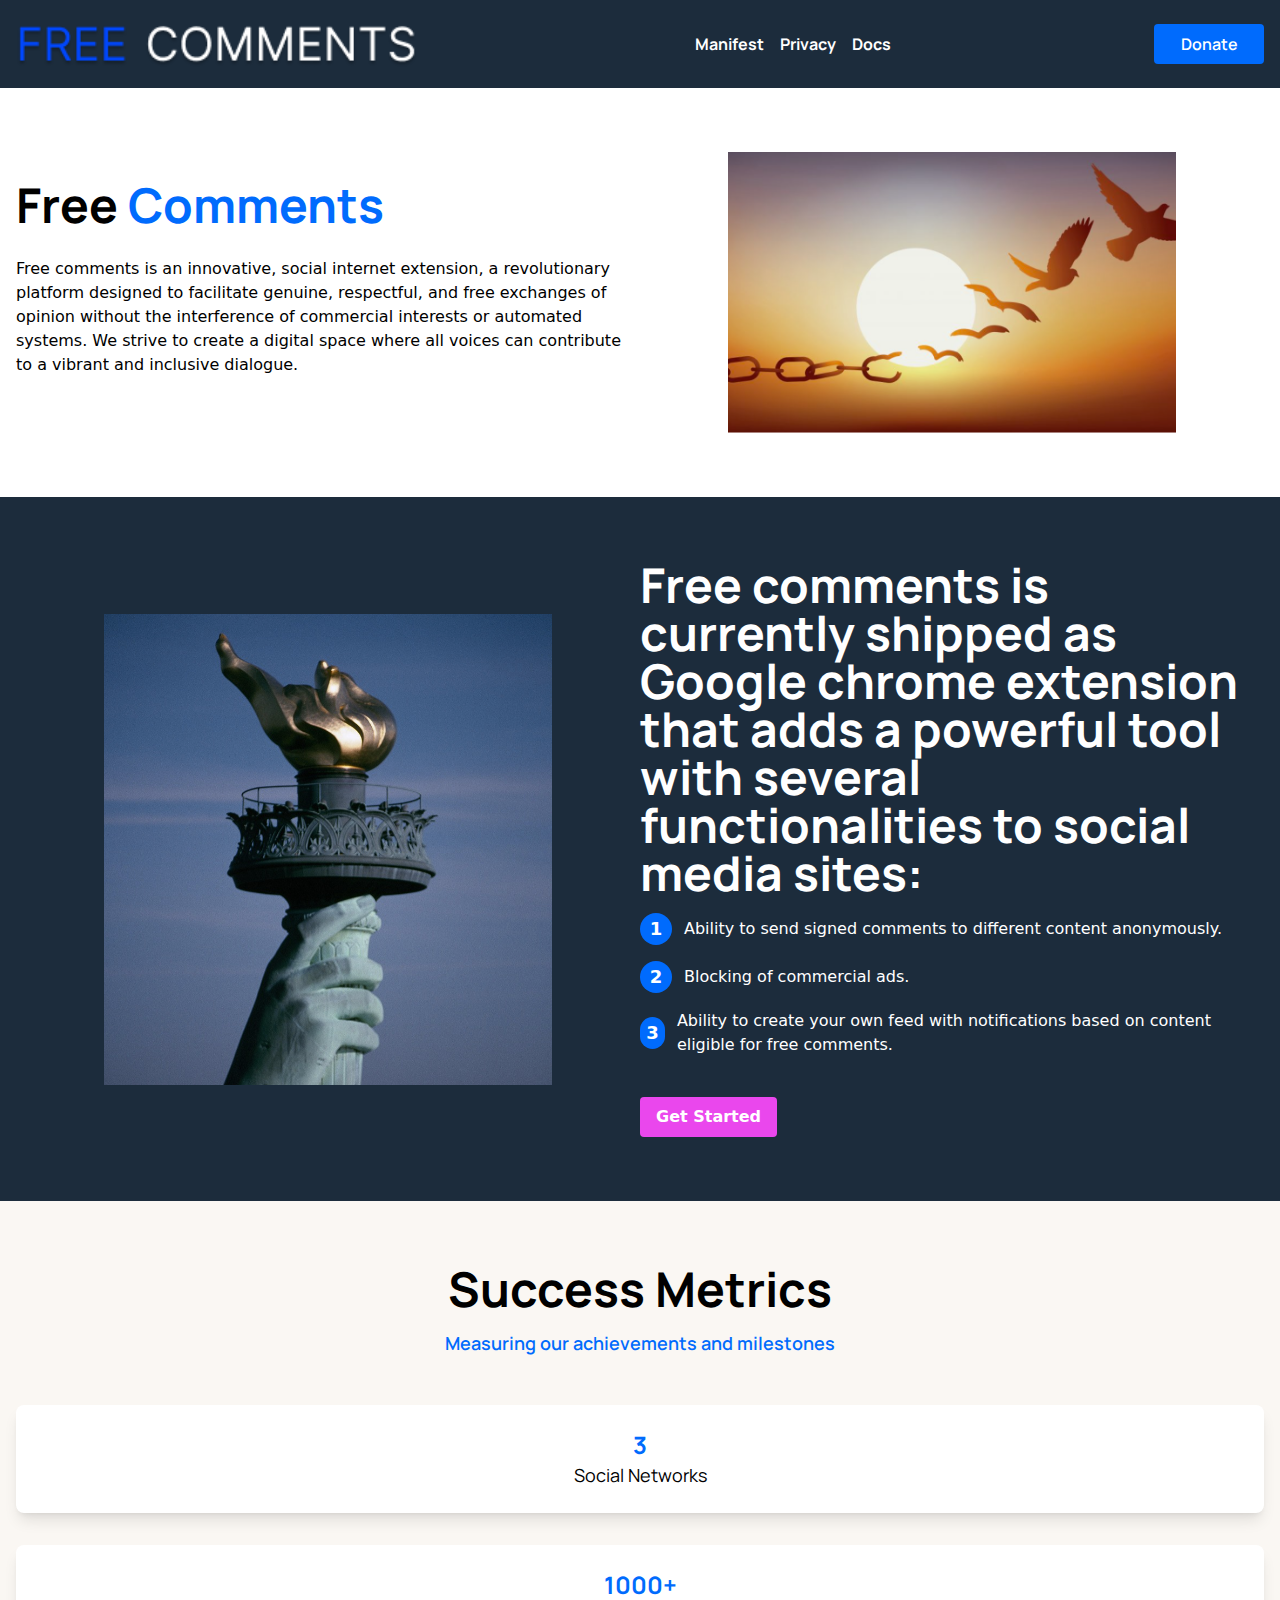
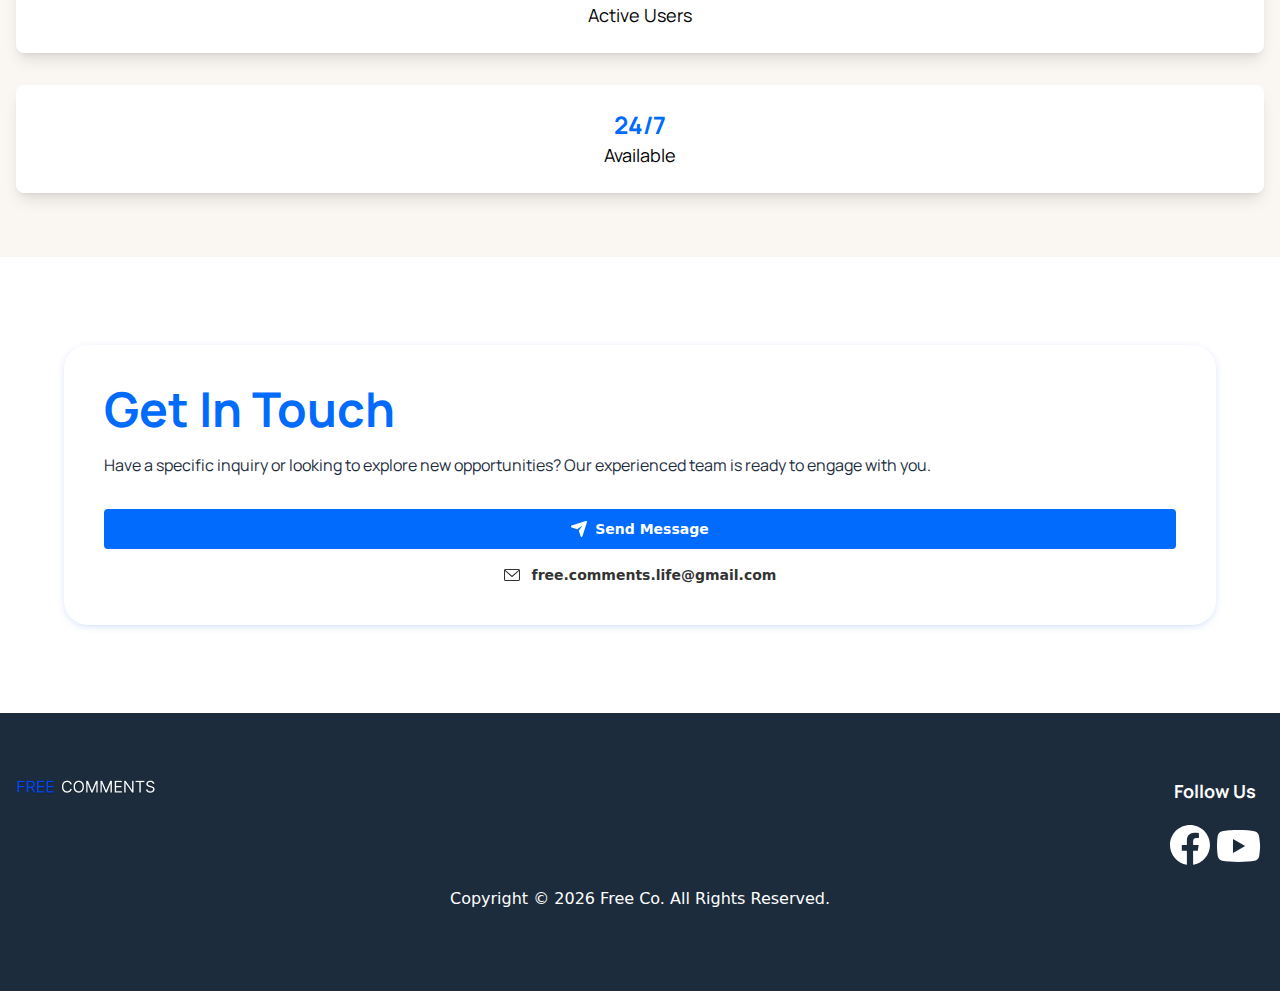
<file: index.html>
<!doctype html>
<html>

<head>
    <meta charset="UTF-8">
    <meta name="viewport" content="width=device-width, initial-scale=1.0">
    <!-- Favicon -->
    <link rel="icon" type="icon" href="assets/images/favicon.ico"/>
    <title>Free Comments</title>

    <link rel="preconnect" href="https://fonts.googleapis.com">
    <link rel="preconnect" href="https://fonts.gstatic.com" crossorigin>
    <link href="https://fonts.googleapis.com/css2?family=Manrope:wght@200..800&display=swap" rel="stylesheet">
    <link rel="stylesheet" href="assets/css/styles.css">
    <link rel="stylesheet" href="assets/css/custom.css">
</head>

<body>
<header class="bg-gray-dark top-0 z-50">
    <div class="container mx-auto flex justify-between items-center py-4">
        <!-- Left section: Logo -->
        <div class="flex items-center">
            <a href="index.html" class="hover:text-secondary font-bold">
                <img src="assets/images/blue-logo.png" alt="Logo" class="h-14 w-auto mr-4">
            </a>
        </div>
        <!-- Hamburger menu (for mobile) -->
        <div class="flex md:hidden">
            <button id="hamburger" class="text-white focus:outline-none">
                <svg class="w-6 h-6" fill="none" viewBox="0 0 24 24" stroke="currentColor">
                    <path stroke-linecap="round" stroke-linejoin="round" stroke-width="2"
                          d="M4 6h16M4 12h16m-7 6h7"></path>
                </svg>
            </button>
        </div>

        <!-- Center section: Menu -->
        <nav class="hidden md:flex md:flex-grow justify-center">
            <ul class="flex justify-center space-x-4 text-white">
                <li><a href="manifest.html" class="hover:text-secondary font-bold">Manifest</a></li>
                <li><a href="privacy.html" class="hover:text-secondary font-bold">Privacy</a></li>
                <li><a href="docs.html" class="hover:text-secondary font-bold">Docs</a></li>
            </ul>
        </nav>

        <div class="hidden lg:flex items-center space-x-4">
            <a href="donate.html"
               class="bg-primary hover:bg-secondary text-white font-semibold px-4 py-2 rounded inline-block flex items-center justify-center min-w-[110px]">Donate</a>
        </div>

    </div>
</header>
<!-- Mobile menu -->
<nav id="mobile-menu-placeholder" class="mobile-menu hidden flex flex-col items-center space-y-8 md:hidden">
    <ul>
        <li><a href="manifest.html" class="hover:text-secondary font-bold">Manifest</a></li>
        <li><a href="privacy.html" class="hover:text-secondary font-bold">Privacy</a></li>
        <li><a href="docs.html" class="hover:text-secondary font-bold">Docs</a></li>
    </ul>
    <div class="flex flex-col mt-6 space-y-2 items-center">
        <a href="donate.html"
           class="bg-primary hover:bg-secondary text-white font-semibold px-4 py-2 rounded inline-block flex items-center justify-center min-w-[110px]">Donate</a>
    </div>
</nav>

<section id="home" class="bg-white py-16">
    <div class="container mx-auto flex flex-col md:flex-row items-center justify-between">
        <!-- Left column: Description and buttons -->
        <div class="md:w-1/2 text-center md:text-left mb-8 md:mb-0">
            <h2 class="text-5xl font-bold mb-4">Free <span class="text-primary">Comments</span></h2>
            <div class="my-7">Free comments is an innovative, social internet extension, a revolutionary platform
                designed to facilitate genuine, respectful, and free exchanges of opinion without the interference of
                commercial interests or automated systems. We strive to create a digital space where all voices can
                contribute to a vibrant and inclusive dialogue.
            </div>
        </div>

        <!-- Right column: Responsive image -->
        <div class="md:w-1/2">
            <img src="assets/images/freedom_main.png" alt="Image" class="w-full md:mx-auto md:max-w-md"/>
        </div>
    </div>
</section>

<section id="aboutus" class="py-16 bg-gray-dark">
    <div class="container mx-auto flex flex-col md:flex-row items-center justify-between">
        <!-- Left column: Image -->
        <div class="md:w-1/2 mb-8 md:mb-0">
            <img src="assets//images/freedom.png" alt="Image" class="w-full md:mx-auto md:max-w-md"/>
        </div>

        <!-- Right column: Title, description list, and button -->
        <div class="md:w-1/2">
            <h2 class="text-5xl font-bold mb-4 text-white">Free comments is currently shipped as Google chrome extension
                that adds a powerful tool with several functionalities to social media sites:</h2>
            <ol class="mb-10 list-outside">
                <li class="flex items-center mb-4">
                    <strong class="bg-primary text-white rounded-full w-8 h-8 text-lg font-semibold flex items-center justify-center mr-3">1</strong>
                    <span class="text-white">Ability to send signed comments to different content anonymously.</span>
                </li>
                <li class="flex items-center mb-4">
                    <strong class="bg-primary text-white rounded-full w-8 h-8 text-lg font-semibold flex items-center justify-center mr-3">2</strong>
                    <span class="text-white">Blocking of commercial ads.</span>
                </li>
                <li class="flex items-center mb-4">
                    <strong class="bg-primary text-white rounded-full w-8 h-8 text-lg font-semibold flex items-center justify-center mr-3">3</strong>
                    <span class="text-white">Ability to create your own feed with notifications based on content eligible for free comments.</span>
                </li>
            </ol>
            <button class="bg-secondary hover:bg-primary text-white font-semibold px-4 py-2 rounded" onclick="location.href='https://chromewebstore.google.com/detail/iggpfbfonniehdgmfaephfcilkbliidn?hl=en&authuser=0';">Get Started
            </button>
        </div>

    </div>
</section>

<section id="results" class="bg-gray-lighter py-16 success-metrics">
    <div class="container mx-auto">
        <!-- First row: Title and subtitle -->
        <div class="text-center mb-12">
            <h2 class="text-5xl font-bold mb-4">Success Metrics</h2>
            <p class="text-lg text-primary font-semibold">Measuring our achievements and milestones</p>
        </div>

        <!-- Second row: Four columns with success metrics -->
        <div class="grid grid-cols-1 md:grid-cols-3 gap-8">
            <div
                    class="success-metric bg-white p-6 rounded-lg shadow-lg text-center group hover:bg-primary hover:text-white transition-all duration-300">
                <h3 class="text-2xl font-bold text-primary">3</h3>
                <p class="text-lg">Social Networks</p>
            </div>
            <div
                    class="success-metric bg-white p-6 rounded-lg shadow-lg text-center group hover:bg-primary hover:text-white transition-all duration-300">
                <h3 class="text-2xl font-bold text-primary">1000+</h3>
                <p class="text-lg">Active Users</p>
            </div>
            <div
                    class="success-metric bg-white p-6 rounded-lg shadow-lg text-center group hover:bg-primary hover:text-white transition-all duration-300">
                <h3 class="text-2xl font-bold text-primary ">24/7</h3>
                <p class="text-lg">Available</p>
            </div>
        </div>
    </div>
</section>

<section id="contact" class="bg-cover bg-no-repeat bg-center relative py-16 px-2">
    <div
            class="grid gap-16 items-center relative overflow-hidden p-10 shadow-[0_2px_10px_-3px_rgba(6,81,237,0.3)] rounded-3xl max-w-6xl mx-auto bg-white text-[#333] my-6 before:absolute before:right-0 before:w-[300px] before:bg-blue-400 before:h-full max-md:before:hidden">
        <div>
            <h2 class="text-5xl font-bold text-primary">Get In Touch</h2>
            <p class="text-gray-dark mt-5">Have a specific inquiry or looking to explore new opportunities? Our
                experienced team is ready to engage with you.</p>
            <form action="mailto:free.comments.life@gmail.com" method="GET">
                <button type="submit"
                        class="mt-8 flex items-center justify-center text-sm w-full rounded px-4 py-2.5 font-semibold bg-primary text-white hover:bg-secondary">
                    <svg xmlns="http://www.w3.org/2000/svg" width="16px" height="16px" fill='#fff' class="mr-2"
                         viewBox="0 0 548.244 548.244">
                        <path fill-rule="evenodd"
                              d="M392.19 156.054 211.268 281.667 22.032 218.58C8.823 214.168-.076 201.775 0 187.852c.077-13.923 9.078-26.24 22.338-30.498L506.15 1.549c11.5-3.697 24.123-.663 32.666 7.88 8.542 8.543 11.577 21.165 7.879 32.666L390.89 525.906c-4.258 13.26-16.575 22.261-30.498 22.338-13.923.076-26.316-8.823-30.728-22.032l-63.393-190.153z"
                              clip-rule="evenodd" data-original="#000000"/>
                    </svg>
                    Send Message
                </button>
            </form>
            <ul class="mt-4 flex justify-center lg:space-x-6 max-lg:flex-col max-lg:items-center max-lg:space-y-2 ">
                <li class="flex items-center hover:text-blue-500">
                    <svg xmlns="http://www.w3.org/2000/svg" width="16px" height="16px" fill='currentColor'
                         viewBox="0 0 479.058 479.058">
                        <path
                                d="M434.146 59.882H44.912C20.146 59.882 0 80.028 0 104.794v269.47c0 24.766 20.146 44.912 44.912 44.912h389.234c24.766 0 44.912-20.146 44.912-44.912v-269.47c0-24.766-20.146-44.912-44.912-44.912zm0 29.941c2.034 0 3.969.422 5.738 1.159L239.529 264.631 39.173 90.982a14.902 14.902 0 0 1 5.738-1.159zm0 299.411H44.912c-8.26 0-14.971-6.71-14.971-14.971V122.615l199.778 173.141c2.822 2.441 6.316 3.655 9.81 3.655s6.988-1.213 9.81-3.655l199.778-173.141v251.649c-.001 8.26-6.711 14.97-14.971 14.97z"
                                data-original="#006BFD"/>
                    </svg>
                    <div id="tooltip-email" role="tooltip"
                         class="absolute z-10 invisible inline-block px-3 py-2 text-sm font-medium text-white transition-opacity duration-300 bg-gray-900 rounded-lg shadow-sm opacity-0 tooltip dark:bg-gray-700">
                        <span id="default-tooltip-message-email">Copy to clipboard</span>
                        <span id="success-tooltip-message-email" class="hidden">Copied!</span>
                        <div class="tooltip-arrow" data-popper-arrow></div>
                    </div>
                    <div class="text-current text-sm ml-3" >
                        <strong>free.comments.life@gmail.com</strong>
                    </div>
                </li>
            </ul>
        </div>
    </div>
</section>

<footer class="bg-gray-dark text-white py-16">
    <div class="container mx-auto flex flex-col md:flex-row justify-between">
        <!-- First column: Logo -->
        <div class="flex flex-col items-center md:items-start">
            <!-- Logo -->
            <img src="assets/images/blue-logo-small.png" alt="Logo" class="mb-4">
        </div>
        <!-- Second column: Follow Us -->
        <div class="flex flex-col items-center">
            <h3 class="text-lg font-bold mb-4">Follow Us</h3>
            <div class="flex flex-row">
                <a href="#" class="hover:text-secondary font-bold">
                    <svg fill="currentColor" viewBox="0 0 24 24" width="48px" height="48px" aria-hidden="true">
                        <path fill-rule="evenodd"
                              d="M22 12c0-5.523-4.477-10-10-10S2 6.477 2 12c0 4.991 3.657 9.128 8.438 9.878v-6.987h-2.54V12h2.54V9.797c0-2.506 1.492-3.89 3.777-3.89 1.094 0 2.238.195 2.238.195v2.46h-1.26c-1.243 0-1.63.771-1.63 1.562V12h2.773l-.443 2.89h-2.33v6.988C18.343 21.128 22 16.991 22 12z"
                              clip-rule="evenodd"></path>
                    </svg>
                </a>
                <a href="https://www.youtube.com/@FreeComments-sq1rz" class="hover:text-secondary font-bold">
                    <svg viewBox="0 0 50 50" fill="#FFFFFF" width="50px" height="50px">
                        <path d="M 44.898438 14.5 C 44.5 12.300781 42.601563 10.699219 40.398438 10.199219 C 37.101563 9.5 31 9 24.398438 9 C 17.800781 9 11.601563 9.5 8.300781 10.199219 C 6.101563 10.699219 4.199219 12.199219 3.800781 14.5 C 3.398438 17 3 20.5 3 25 C 3 29.5 3.398438 33 3.898438 35.5 C 4.300781 37.699219 6.199219 39.300781 8.398438 39.800781 C 11.898438 40.5 17.898438 41 24.5 41 C 31.101563 41 37.101563 40.5 40.601563 39.800781 C 42.800781 39.300781 44.699219 37.800781 45.101563 35.5 C 45.5 33 46 29.398438 46.101563 25 C 45.898438 20.5 45.398438 17 44.898438 14.5 Z M 19 32 L 19 18 L 31.199219 25 Z"/>
                    </svg>
                </a>
            </div>

        </div>
    </div>
    <div class="bg-indigo-100 py-4 text-black">
        <div class="container mx-auto px-4">
            <div class="w-full text-center sm:w-auto">
                Copyright ©
                <script> document.write(new Date().getFullYear())</script>
                Free Co. All Rights Reserved.
            </div>
        </div>
    </div>
</footer>
<script src="assets/js/script.js"></script>
</body>

</html>
</file>
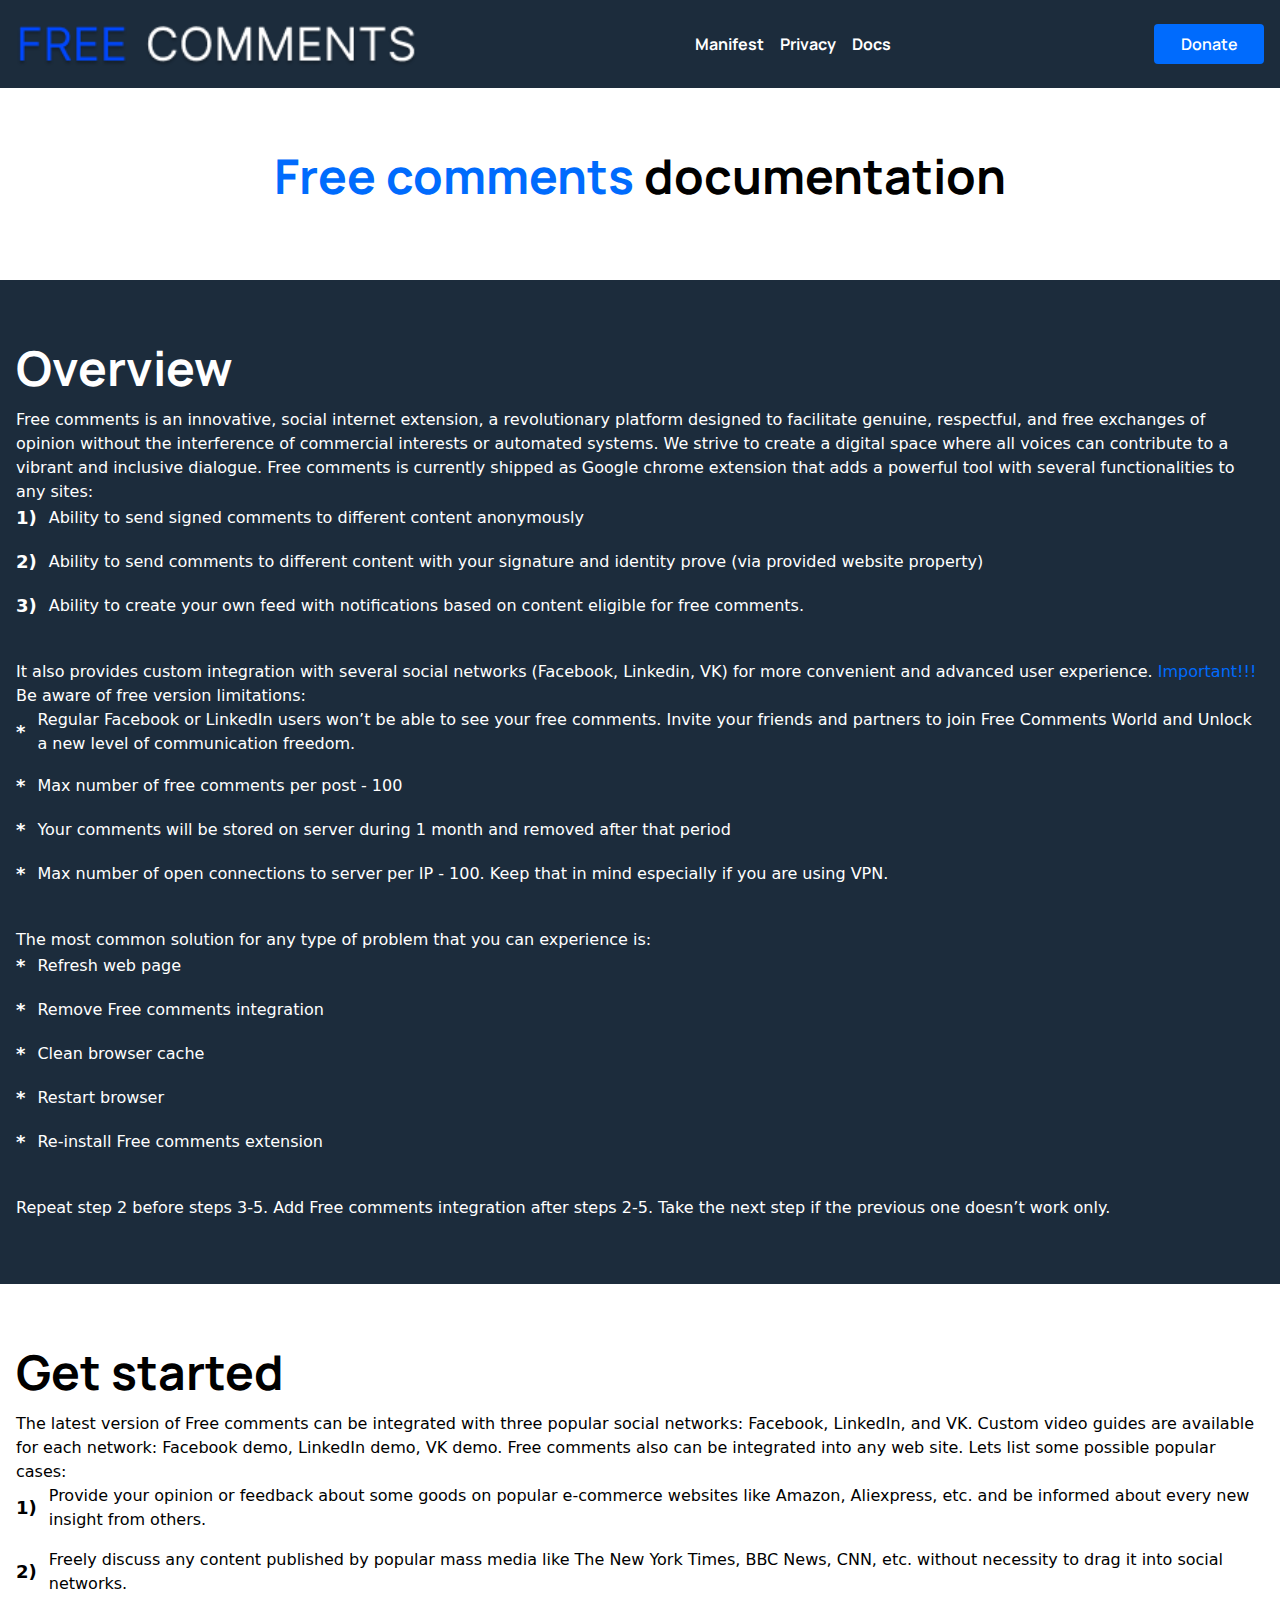
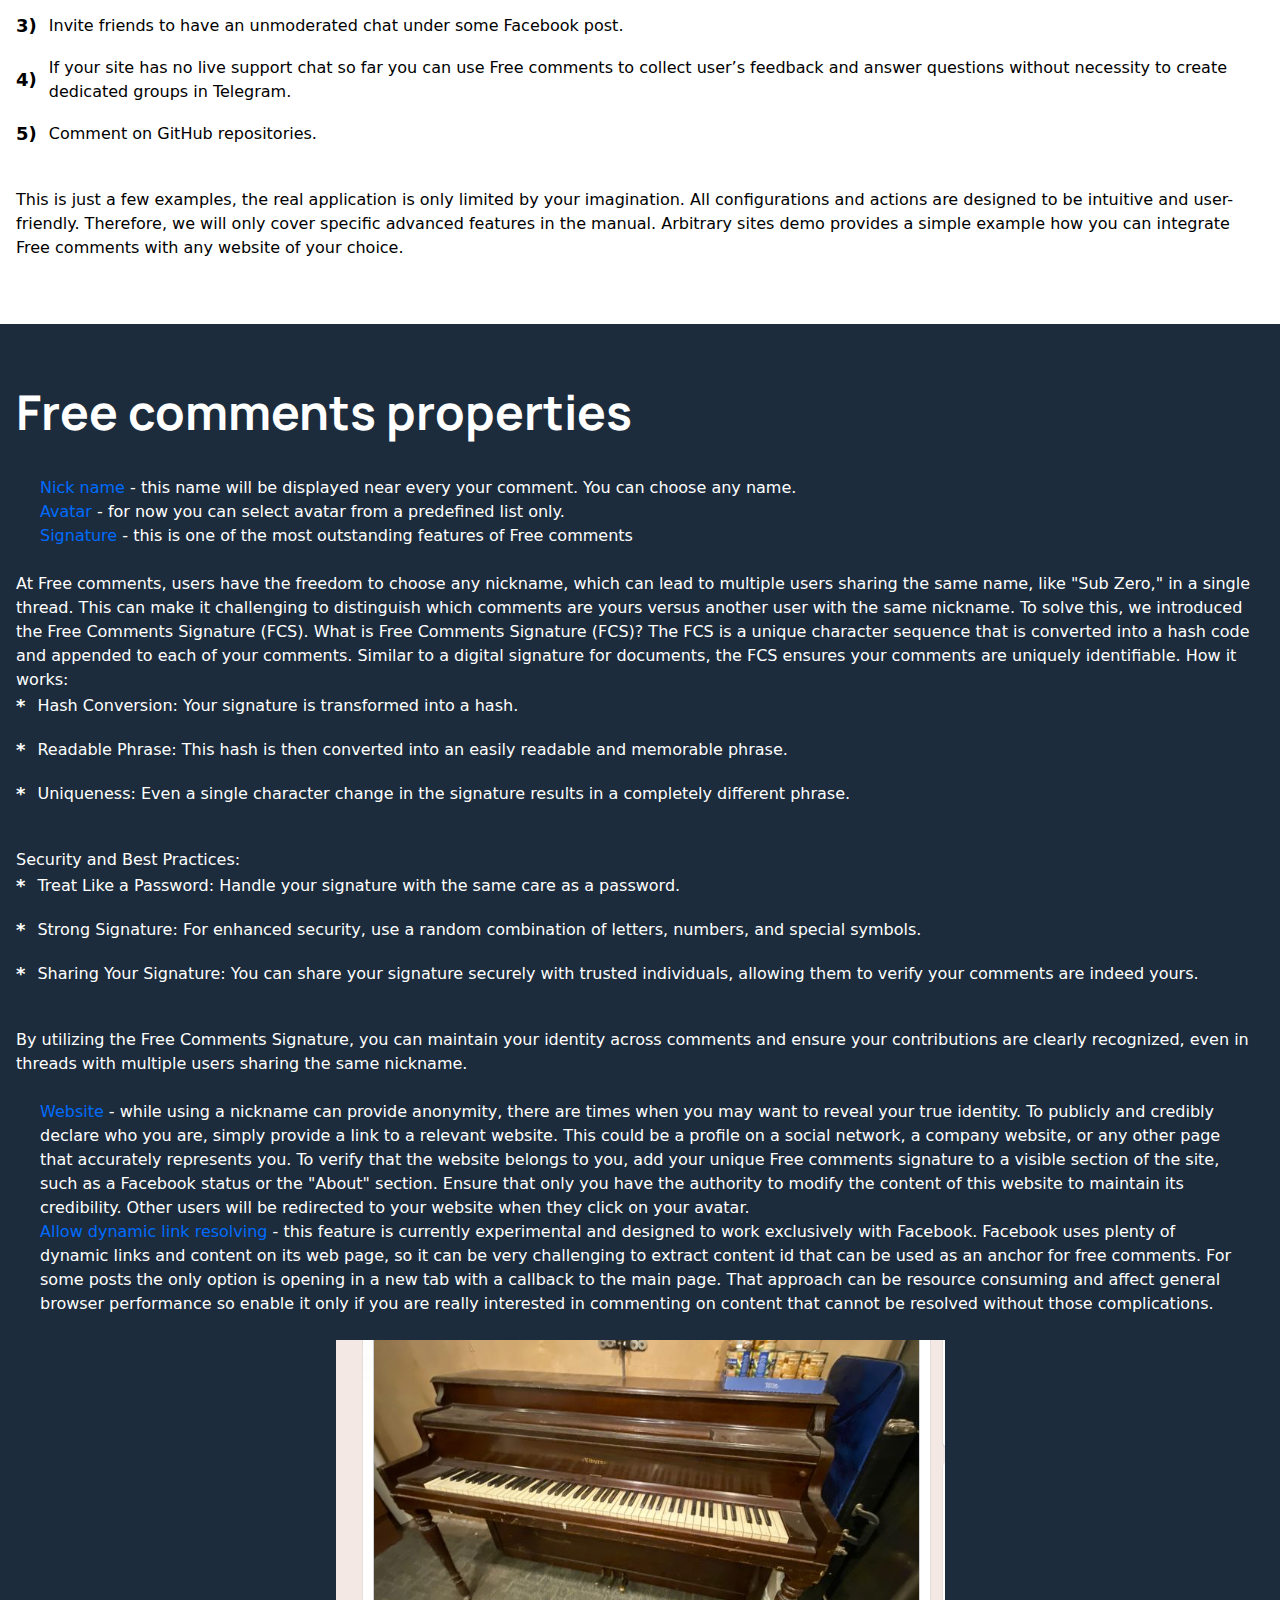
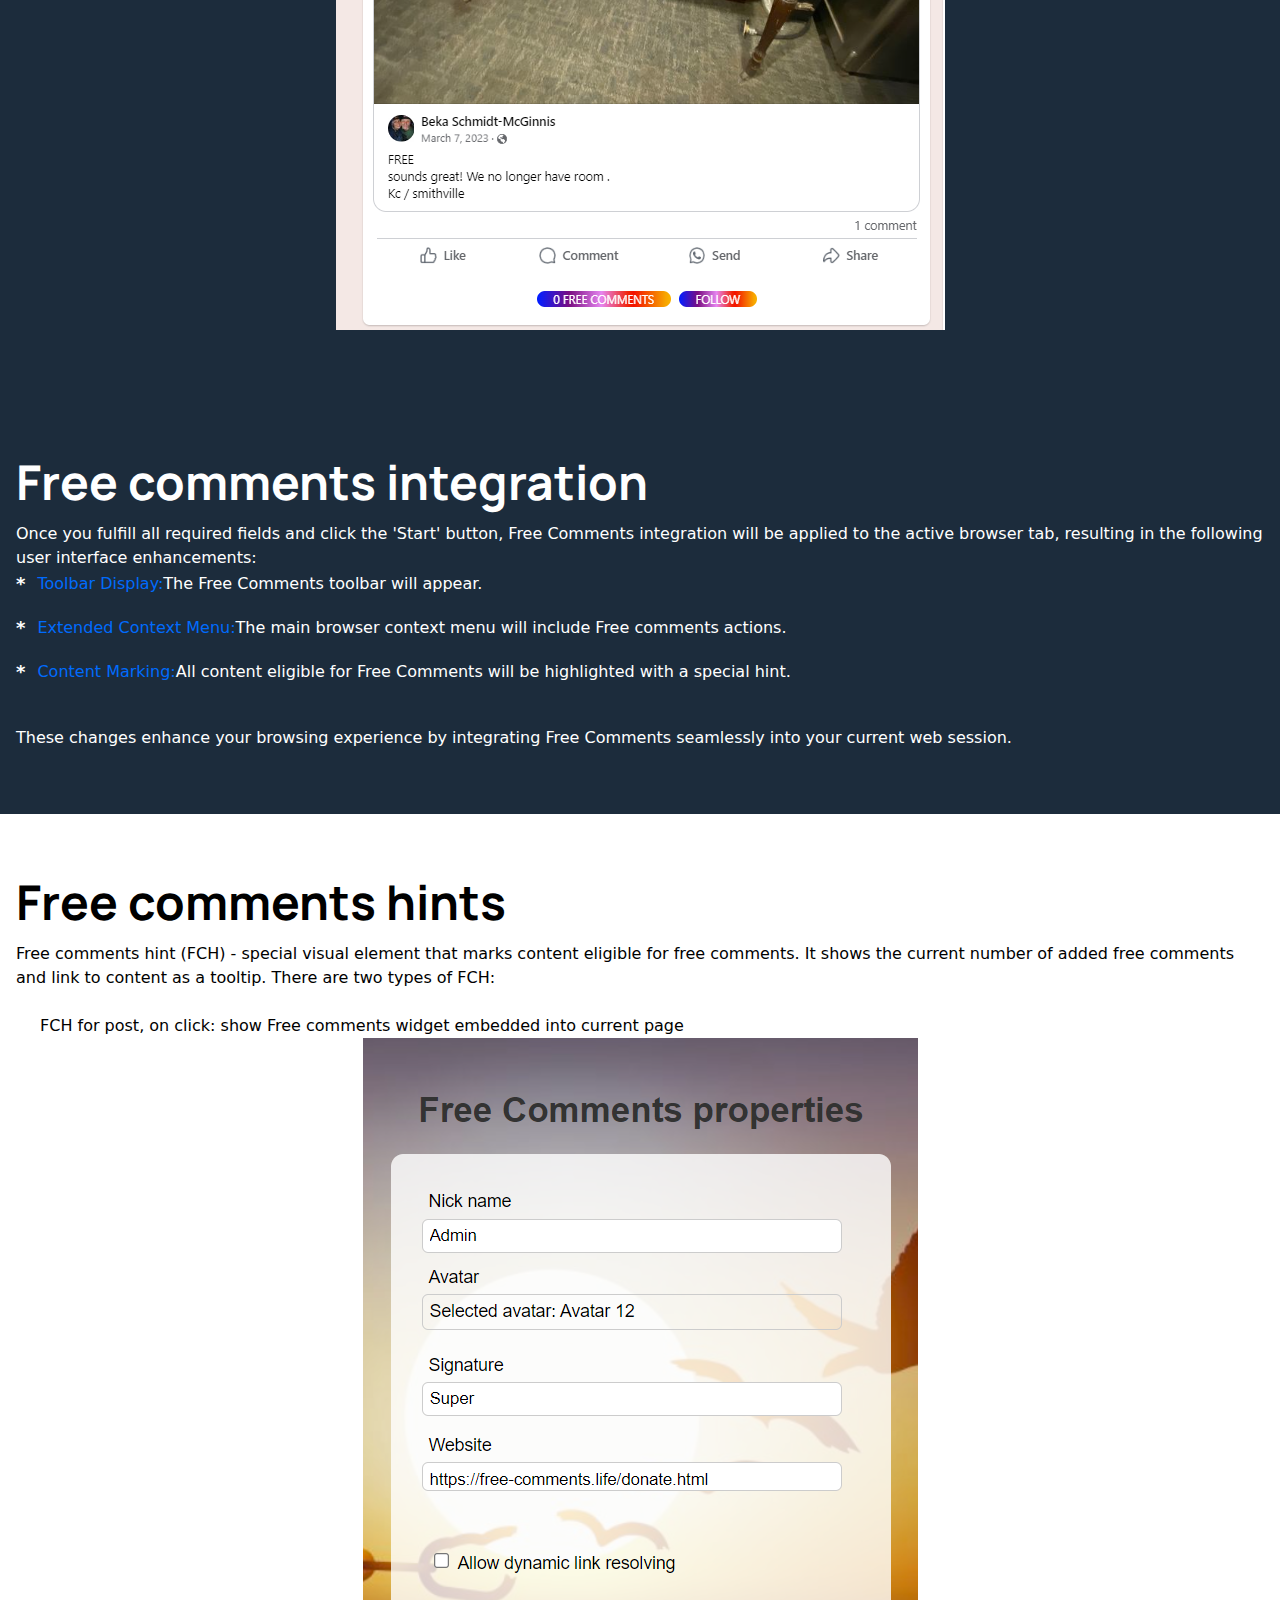
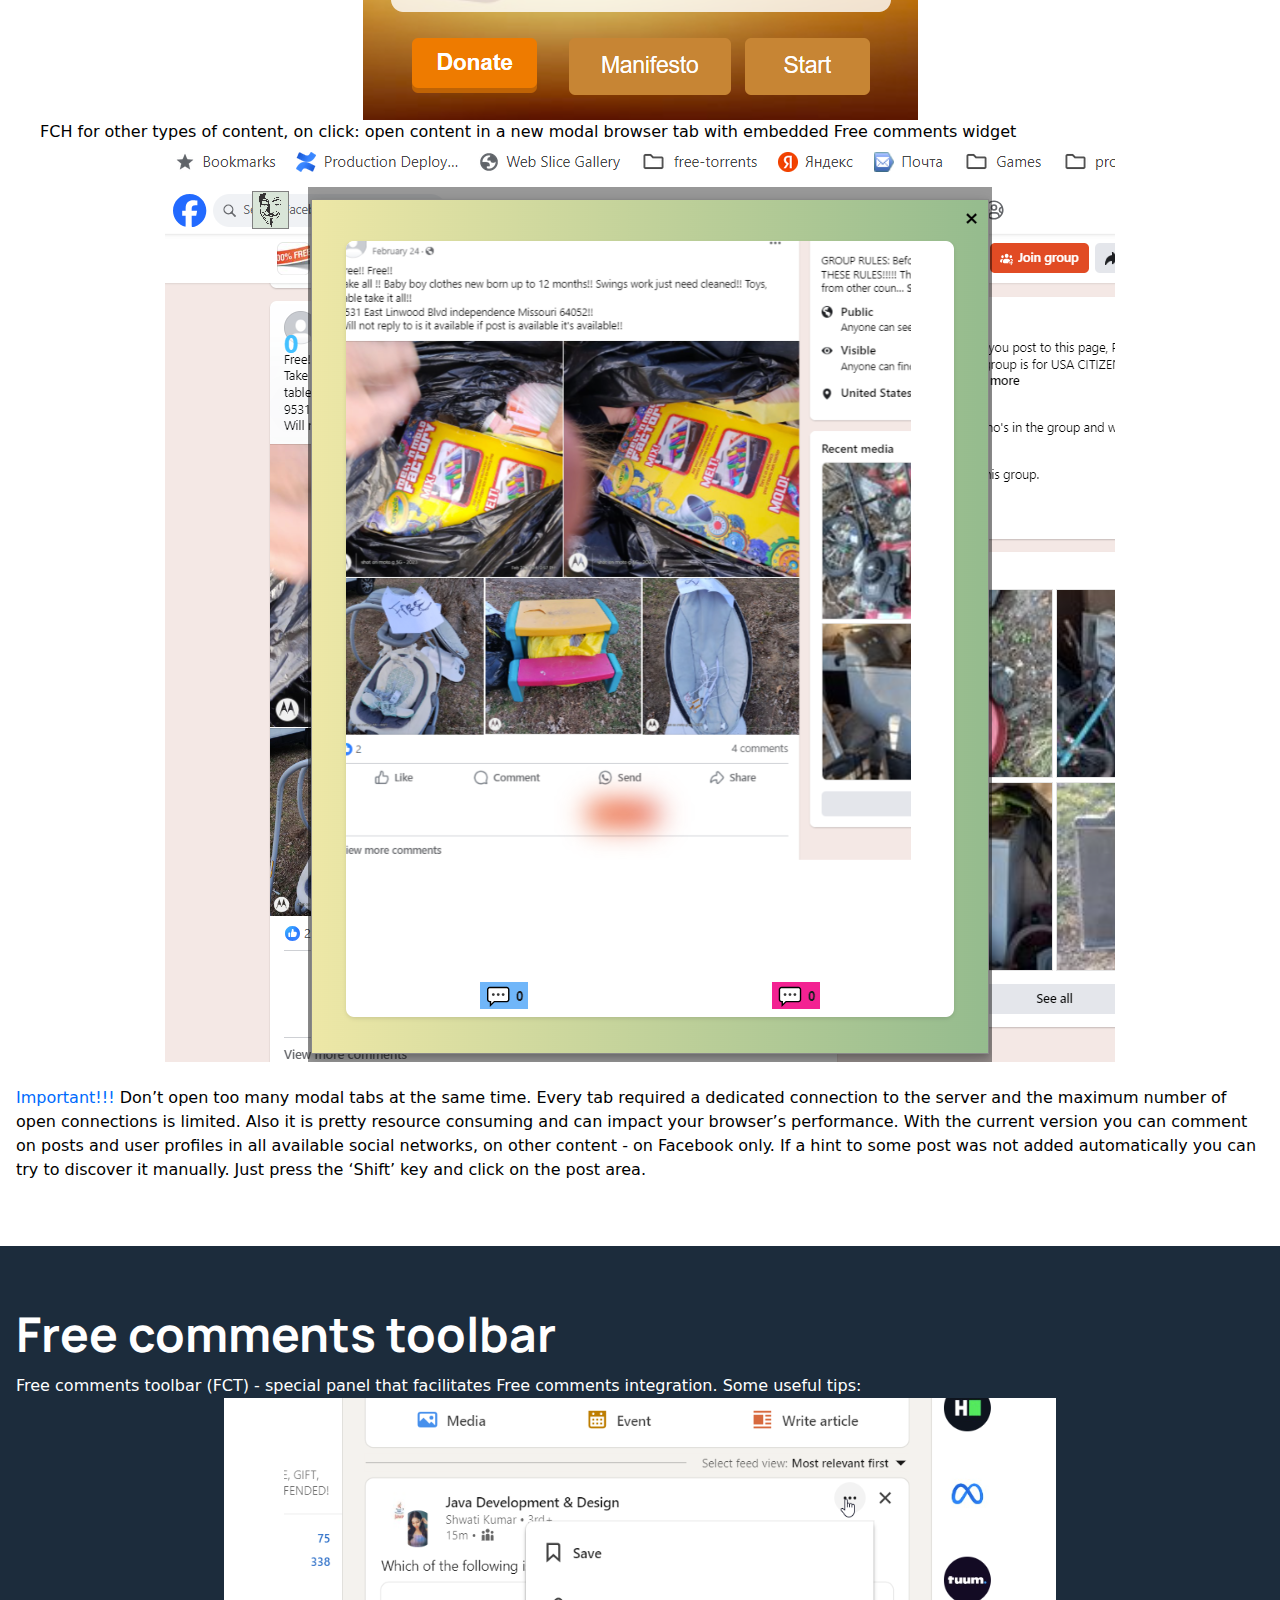
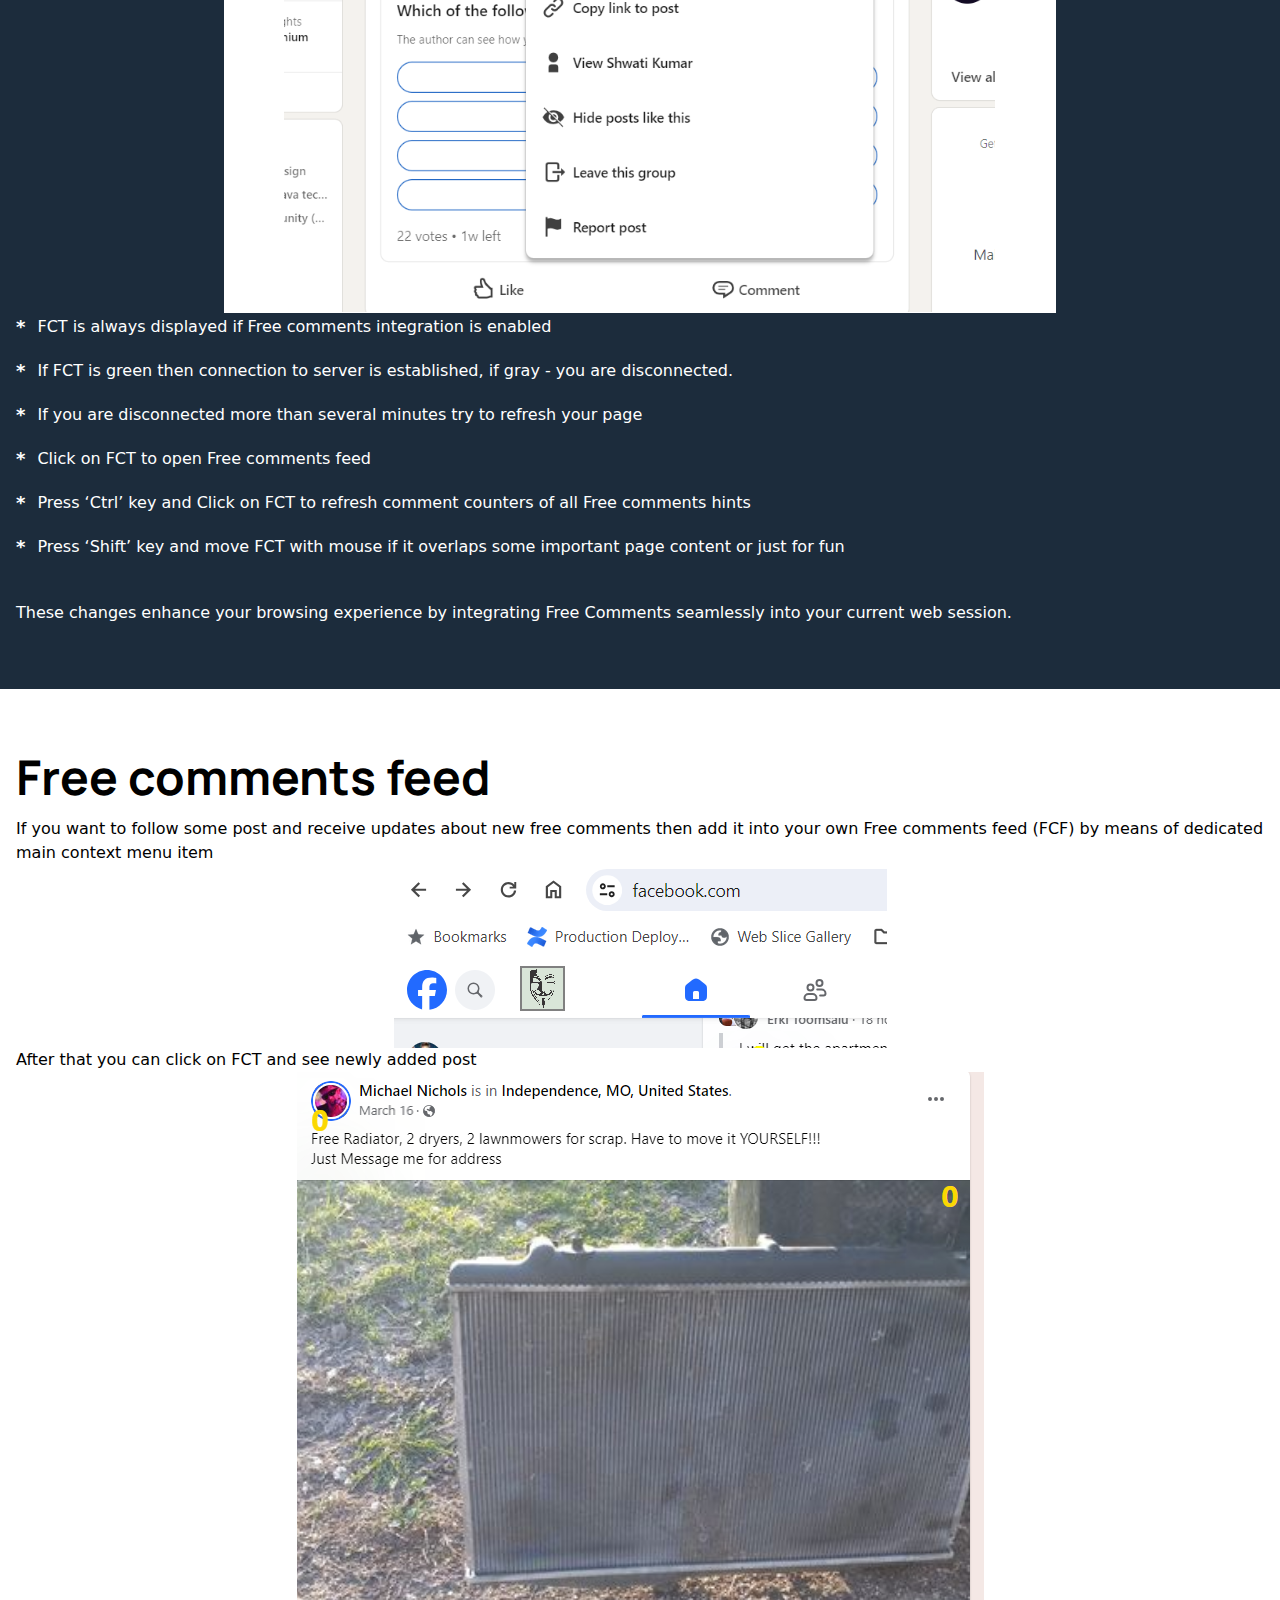
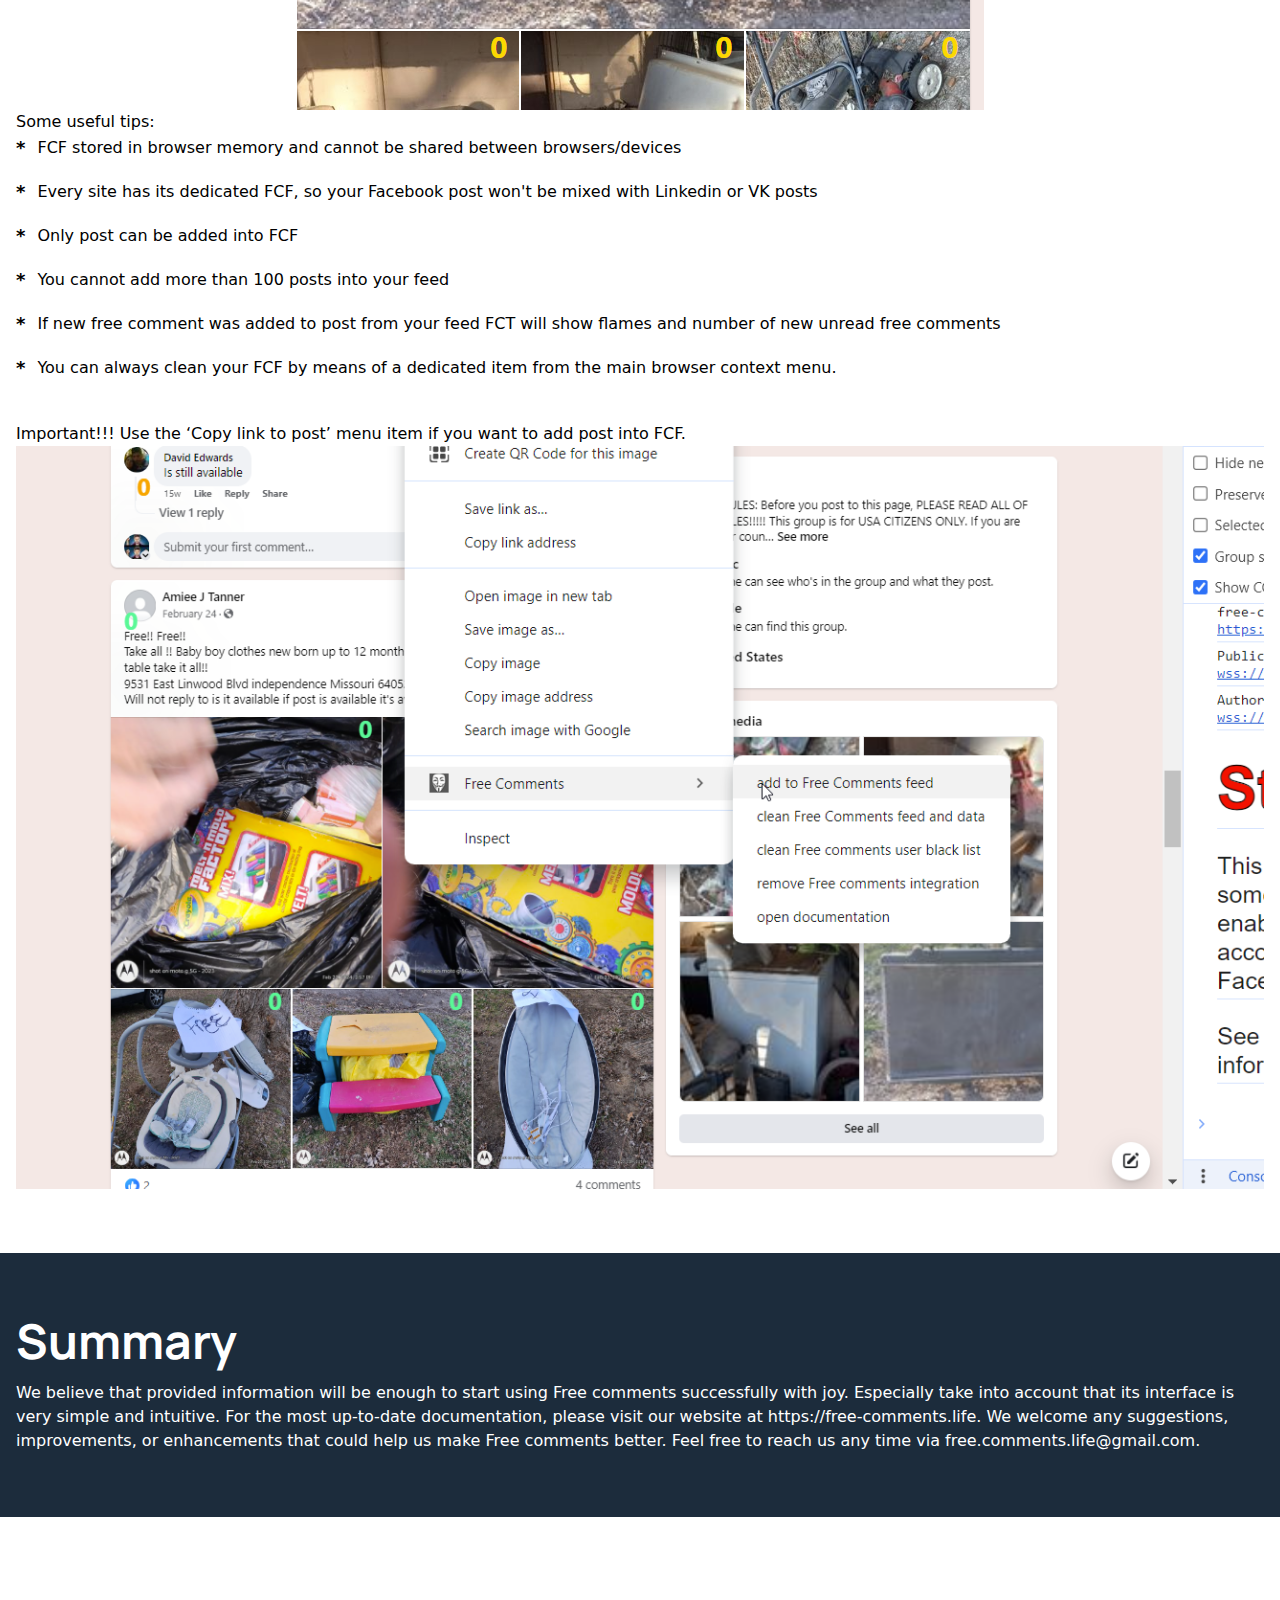
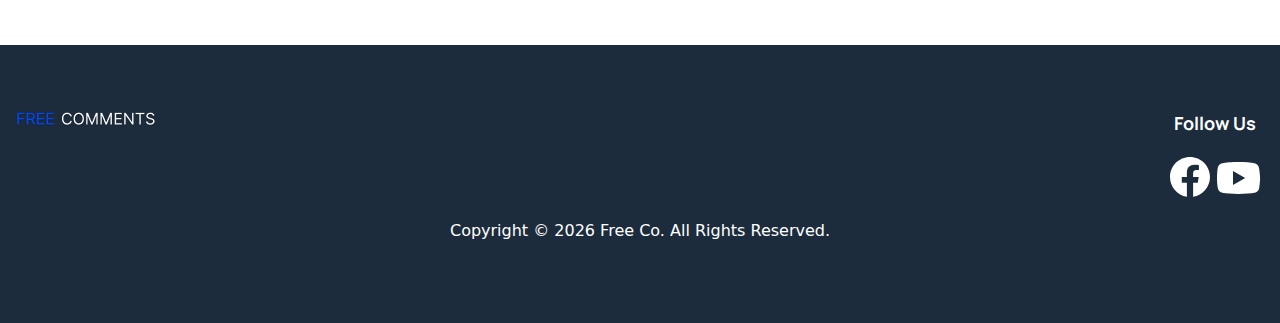
<file: docs.html>
<!doctype html>
<html xmlns="http://www.w3.org/1999/html" xmlns="http://www.w3.org/1999/html">

<head>
    <meta charset="UTF-8">
    <meta name="viewport" content="width=device-width, initial-scale=1.0">
    <!-- Favicon -->
    <link rel="icon" type="icon" href="assets/images/favicon.ico"/>
    <title>Free Comments</title>

    <link rel="preconnect" href="https://fonts.googleapis.com">
    <link rel="preconnect" href="https://fonts.gstatic.com" crossorigin>
    <link href="https://fonts.googleapis.com/css2?family=Manrope:wght@200..800&display=swap" rel="stylesheet">
    <link rel="stylesheet" href="assets/css/styles.css">
    <link rel="stylesheet" href="assets/css/custom.css">
</head>

<body>
<header class="bg-gray-dark top-0 z-50">
    <div class="container mx-auto flex justify-between items-center py-4">
        <!-- Left section: Logo -->
        <div class="flex items-center">
            <a href="index.html" class="hover:text-secondary font-bold">
                <img src="assets/images/blue-logo.png" alt="Logo" class="h-14 w-auto mr-4">
            </a>
        </div>
        <!-- Hamburger menu (for mobile) -->
        <div class="flex md:hidden">
            <button id="hamburger" class="text-white focus:outline-none">
                <svg class="w-6 h-6" fill="none" viewBox="0 0 24 24" stroke="currentColor">
                    <path stroke-linecap="round" stroke-linejoin="round" stroke-width="2"
                          d="M4 6h16M4 12h16m-7 6h7"></path>
                </svg>
            </button>
        </div>

        <!-- Center section: Menu -->
        <nav class="hidden md:flex md:flex-grow justify-center">
            <ul class="flex justify-center space-x-4 text-white">
                <li><a href="manifest.html" class="hover:text-secondary font-bold">Manifest</a></li>
                <li><a href="privacy.html" class="hover:text-secondary font-bold">Privacy</a></li>
                <li><a href="docs.html" class="hover:text-secondary font-bold">Docs</a></li>
            </ul>
        </nav>

        <div class="hidden lg:flex items-center space-x-4">
            <a href="donate.html"
               class="bg-primary hover:bg-secondary text-white font-semibold px-4 py-2 rounded inline-block flex items-center justify-center min-w-[110px]">Donate</a>
        </div>

    </div>
</header>
<!-- Mobile menu -->
<nav id="mobile-menu-placeholder" class="mobile-menu hidden flex flex-col items-center space-y-8 md:hidden">
    <ul>
        <li><a href="manifest.html" class="hover:text-secondary font-bold">Manifest</a></li>
        <li><a href="privacy.html" class="hover:text-secondary font-bold">Privacy</a></li>
        <li><a href="docs.html" class="hover:text-secondary font-bold">Docs</a></li>
    </ul>
    <div class="flex flex-col mt-6 space-y-2 items-center">
        <a href="donate.html"
           class="bg-primary hover:bg-secondary text-white font-semibold px-4 py-2 rounded inline-block flex items-center justify-center min-w-[110px]">Donate</a>
    </div>
</nav>

<section id="investToFuture" class="py-16">
    <div class="container text-center">
            <h2 class="text-5xl font-bold mb-4"><span class="text-primary">Free comments</span> documentation</h2>
    </div>
</section>

<section id="overview" class="py-16 bg-gray-dark">
    <div class="container mx-auto flex flex-col md:flex-row items-center justify-between text-white">
        <div class="">
            <h2 class="text-5xl font-bold mb-4">Overview</h2>
            <div>
                Free comments is an innovative, social internet extension, a revolutionary platform designed to facilitate genuine, respectful, and free exchanges of opinion without the interference of commercial interests or automated systems. We strive to create a digital space where all voices can contribute to a vibrant and inclusive dialogue. Free comments is currently shipped as Google chrome extension that adds a powerful tool with several functionalities to any sites:
            </div>
            <ol class="mb-10 list-outside">
                <li class="flex items-center mb-4">
                    <strong class="text-white text-lg font-semibold flex items-center justify-center mr-3">1)</strong>
                    <span class="text-white">Ability to send signed comments to different content anonymously</span>
                </li>
                <li class="flex items-center mb-4">
                    <strong class="text-white text-lg font-semibold flex items-center justify-center mr-3">2)</strong>
                    <span class="text-white">Ability to send comments to different content with your signature and identity prove (via provided website property)</span>
                </li>
                <li class="flex items-center mb-4">
                    <strong class="text-white text-lg font-semibold flex items-center justify-center mr-3">3)</strong>
                    <span class="text-white">Ability to create your own feed with notifications based on content eligible for free comments.</span>
                </li>
            </ol>
            It also provides custom integration with several social networks (Facebook, Linkedin, VK) for more convenient and advanced user experience.
            <span class="text-primary">Important!!!</span> Be aware of free version limitations:
            <ol class="mb-10 list-outside">
                <li class="flex items-center mb-4">
                    <strong class="text-white text-lg font-semibold flex items-center justify-center mr-3">*</strong>
                    <span class="text-white">Regular Facebook or LinkedIn users won’t be able to see your free comments. Invite your friends and partners to join Free Comments World and Unlock a new level of communication freedom.</span>
                </li>
                <li class="flex items-center mb-4">
                    <strong class="text-white text-lg font-semibold flex items-center justify-center mr-3">*</strong>
                    <span class="text-white">Max number of free comments per post - 100</span>
                </li>
                <li class="flex items-center mb-4">
                    <strong class="text-white text-lg font-semibold flex items-center justify-center mr-3">*</strong>
                    <span class="text-white">Your comments will be stored on server during 1 month and removed after that period</span>
                </li>
                <li class="flex items-center mb-4">
                    <strong class="text-white text-lg font-semibold flex items-center justify-center mr-3">*</strong>
                    <span class="text-white">Max number of open connections to server per IP - 100. Keep that in mind especially if you are using VPN.</span>
                </li>
            </ol>
            The most common solution for any type of problem that you can experience is:
            <ol class="mb-10 list-outside">
                <li class="flex items-center mb-4">
                    <strong class="text-white text-lg font-semibold flex items-center justify-center mr-3">*</strong>
                    <span class="text-white">Refresh web page</span>
                </li>
                <li class="flex items-center mb-4">
                    <strong class="text-white text-lg font-semibold flex items-center justify-center mr-3">*</strong>
                    <span class="text-white">Remove Free comments integration</span>
                </li>
                <li class="flex items-center mb-4">
                    <strong class="text-white text-lg font-semibold flex items-center justify-center mr-3">*</strong>
                    <span class="text-white">Clean browser cache</span>
                </li>
                <li class="flex items-center mb-4">
                    <strong class="text-white text-lg font-semibold flex items-center justify-center mr-3">*</strong>
                    <span class="text-white">Restart browser</span>
                </li>
                <li class="flex items-center mb-4">
                    <strong class="text-white text-lg font-semibold flex items-center justify-center mr-3">*</strong>
                    <span class="text-white">Re-install Free comments extension</span>
                </li>
            </ol>
            Repeat step 2 before steps 3-5. Add Free comments integration after steps 2-5. Take the next step if the previous one doesn’t work only.
        </div>
    </div>
</section>

<section id="getStarted" class="py-16">
    <div class="container mx-auto flex flex-col md:flex-row items-center justify-between">
        <div class="">
            <h2 class="text-5xl font-bold mb-4">Get started</h2>
            The latest version of Free comments can be integrated with three popular social networks: Facebook, LinkedIn, and VK. Custom video guides are available for each network:  Facebook demo, LinkedIn demo, VK demo.
            Free comments also can be integrated into any web site. Lets list some possible popular cases:
            <ol class="mb-10 list-outside">
                <li class="flex items-center mb-4">
                    <strong class="text-black text-lg font-semibold flex items-center justify-center mr-3">1)</strong>
                    <span class="text-black">Provide your opinion or feedback about some goods on popular e-commerce websites like Amazon, Aliexpress, etc. and be informed about every new insight from others.</span>
                </li>
                <li class="flex items-center mb-4">
                    <strong class="text-black text-lg font-semibold flex items-center justify-center mr-3">2)</strong>
                    <span class="text-black">Freely discuss any content published by popular mass media like The New York Times, BBC News, CNN, etc. without necessity to drag it into social networks.</span>
                </li>
                <li class="flex items-center mb-4">
                    <strong class="text-black text-lg font-semibold flex items-center justify-center mr-3">3)</strong>
                    <span class="text-black">Invite friends to have an unmoderated chat under some Facebook post.</span>
                </li>
                <li class="flex items-center mb-4">
                    <strong class="text-black text-lg font-semibold flex items-center justify-center mr-3">4)</strong>
                    <span class="text-black">If your site has no live support chat so far you can use Free comments to collect user’s feedback and answer questions without necessity to create dedicated groups in Telegram.</span>
                </li>
                <li class="flex items-center mb-4">
                    <strong class="text-black text-lg font-semibold flex items-center justify-center mr-3">5)</strong>
                    <span class="text-black">Comment on GitHub repositories.</span>
                </li>
            </ol>
            This is just a few examples, the real application is only limited by your imagination.
            All configurations and actions are designed to be intuitive and user-friendly. Therefore, we will only cover specific advanced features in the manual.
            Arbitrary sites demo provides a simple example how you can integrate Free comments with any website of your choice.
        </div>
    </div>
</section>

<section id="freeCommentsProperties" class="py-16 bg-gray-dark">
    <div class="container mx-auto justify-between text-white">
        <div class="">
            <h2 class="text-5xl font-bold mb-4">Free comments properties</h2>
            <div class="p-6">
               <ul class="list-disc pl-5">
                  <li><span class="text-primary">Nick name</span> - this name will be displayed near every your comment. You can choose any name.</li>
                  <li><span class="text-primary">Avatar</span> - for now you can select avatar from a predefined list only.</li>
                  <li><span class="text-primary">Signature</span> - this is one of the most outstanding features of Free comments</li>
              </ul>
            </div>
            <div>
            At Free comments, users have the freedom to choose any nickname, which can lead to multiple users sharing the same name, like "Sub Zero," in a single thread. This can make it challenging to distinguish which comments are yours versus another user with the same nickname. To solve this, we introduced the Free Comments Signature (FCS).

            What is Free Comments Signature (FCS)?

            The FCS is a unique character sequence that is converted into a hash code and appended to each of your comments. Similar to a digital signature for documents, the FCS ensures your comments are uniquely identifiable.
                How it works:
                <ol class="mb-10 list-outside">
                    <li class="flex items-center mb-4">
                        <strong class="text-white text-lg font-semibold flex items-center justify-center mr-3">*</strong>
                        <span class="text-white">Hash Conversion: Your signature is transformed into a hash.</span>
                    </li>
                    <li class="flex items-center mb-4">
                        <strong class="text-white text-lg font-semibold flex items-center justify-center mr-3">*</strong>
                        <span class="text-white">Readable Phrase: This hash is then converted into an easily readable and memorable phrase.</span>
                    </li>
                    <li class="flex items-center mb-4">
                        <strong class="text-white text-lg font-semibold flex items-center justify-center mr-3">*</strong>
                        <span class="text-white">Uniqueness: Even a single character change in the signature results in a completely different phrase.</span>
                    </li>
                </ol>
            Security and Best Practices:
                <ol class="mb-10 list-outside">
                    <li class="flex items-center mb-4">
                        <strong class="text-white text-lg font-semibold flex items-center justify-center mr-3">*</strong>
                        <span class="text-white">Treat Like a Password: Handle your signature with the same care as a password.</span>
                    </li>
                    <li class="flex items-center mb-4">
                        <strong class="text-white text-lg font-semibold flex items-center justify-center mr-3">*</strong>
                        <span class="text-white">Strong Signature: For enhanced security, use a random combination of letters, numbers, and special symbols.</span>
                    </li>
                    <li class="flex items-center mb-4">
                        <strong class="text-white text-lg font-semibold flex items-center justify-center mr-3">*</strong>
                        <span class="text-white">Sharing Your Signature: You can share your signature securely with trusted individuals, allowing them to verify your comments are indeed yours.</span>
                    </li>
                </ol>
                By utilizing the Free Comments Signature, you can maintain your identity across comments and ensure your contributions are clearly recognized, even in threads with multiple users sharing the same nickname.
                <div class="p-6">
                    <ul class="list-disc pl-5">
                        <li><span class="text-primary">Website</span> - while using a nickname can provide anonymity, there are times when you may want to reveal your true identity. To publicly and credibly declare who you are, simply provide a link to a relevant website. This could be a profile on a social network, a company website, or any other page that accurately represents you.
                            To verify that the website belongs to you, add your unique Free comments signature to a visible section of the site, such as a Facebook status or the "About" section. Ensure that only you have the authority to modify the content of this website to maintain its credibility. Other users will be redirected to your website when they click on your avatar.
                        </li>
                        <li><span class="text-primary">Allow dynamic link resolving</span> - this feature is currently experimental and designed to work exclusively with Facebook. Facebook uses plenty of dynamic links and content on its web page, so  it can be very challenging to extract content id that can be used as an anchor for free comments. For some posts the only option is opening in a new tab with a callback to the main page. That approach can be resource consuming and affect general browser performance so enable it only if you are really interested in commenting on content that cannot be resolved without those complications.
                        </li>
                    </ul>
                </div>
        </div>
        </div>
    </div>
    <div class="flex h-screen items-center">
        <img src="assets//images/image2.png" alt="Image" class="mx-auto"/>
    </div>
</section>

<section id="freeCommentsIntegration" class="py-16 bg-gray-dark">
    <div class="container mx-auto justify-between text-white">
            <h2 class="text-5xl font-bold mb-4">Free comments integration</h2>
        Once you fulfill all required fields and click the 'Start' button, Free Comments integration will be applied to the active browser tab, resulting in the following user interface enhancements:
        <ol class="mb-10 list-outside">
            <li class="flex items-center mb-4">
                <strong class="text-white text-lg font-semibold flex items-center justify-center mr-3">*</strong>
                <span class="text-primary">Toolbar Display:</span> The Free Comments toolbar will appear.
            </li>
            <li class="flex items-center mb-4">
                <strong class="text-white text-lg font-semibold flex items-center justify-center mr-3">*</strong>
                <span class="text-primary">Extended Context Menu:</span> The main browser context menu will include Free comments actions.
            </li>
            <li class="flex items-center mb-4">
                <strong class="text-white text-lg font-semibold flex items-center justify-center mr-3">*</strong>
                <span class="text-primary">Content Marking:</span> All content eligible for Free Comments will be highlighted with a special hint.
            </li>
        </ol>
        These changes enhance your browsing experience by integrating Free Comments seamlessly into your current web session.
    </div>
</section>

<section id="freeCommentsHints" class="py-16">
    <div class="container mx-auto justify-between">
        <h2 class="text-5xl font-bold mb-4">Free comments hints</h2>
        Free comments hint (FCH) - special visual element that marks content eligible for free comments. It shows the current number of added free comments and link to content as a tooltip.
        There are two types of FCH:
        <div class="p-6">

        <ul class="list-disc pl-5">
                <li>
                    <div className="flex flex-col">
                    <div>FCH for post, on click: show Free comments widget embedded into current page</div>
                        <div class="flex h-screen items-center">
                            <img src="assets//images/image5.png" alt="Image" class="mx-auto"/>
                        </div>
                    </div>
                    <div>FCH for other types of content, on click: open content  in a new modal browser tab with embedded Free comments widget</div>
                    <div class="flex h-screen items-center">
                        <img src="assets//images/image6.png" alt="Image" class="mx-auto"/>
                    </div>
    </div>
                </li>

        </ul>
        <span class="text-primary">Important!!!</span> Don’t open too many modal tabs at the same time. Every tab required a dedicated connection to the server and the maximum number of open connections is limited. Also it is pretty resource consuming and can impact your browser’s performance.

        With the current version you can comment on posts and user profiles in all available social networks, on other content - on Facebook only.

        If a hint to some post was not added automatically you can try to discover it manually. Just press the ‘Shift’ key and click on the post area.
        </div>
    </div>
</section>

<section id="freeCommentsToolbar" class="py-16 bg-gray-dark">
    <div class="container mx-auto justify-between text-white">
        <h2 class="text-5xl font-bold mb-4">Free comments toolbar</h2>
        Free comments toolbar (FCT) - special panel that facilitates Free comments integration. Some useful tips:
        <div class="flex h-screen items-center">
            <img src="assets//images/image4.png" alt="Image" class="mx-auto"/>
        </div>
        <ol class="mb-10 list-outside">
            <li class="flex items-center mb-4">
                <strong class="text-white text-lg font-semibold flex items-center justify-center mr-3">*</strong>
                FCT is always displayed if Free comments integration is enabled
            </li>
            <li class="flex items-center mb-4">
                <strong class="text-white text-lg font-semibold flex items-center justify-center mr-3">*</strong>
                If FCT is green then connection to server is established, if gray - you are disconnected.
            </li>
            <li class="flex items-center mb-4">
                <strong class="text-white text-lg font-semibold flex items-center justify-center mr-3">*</strong>
                If you are disconnected more than several minutes try to refresh your page
            </li>
            <li class="flex items-center mb-4">
                <strong class="text-white  text-lg font-semibold flex items-center justify-center mr-3">*</strong>
                Click on FCT to open Free comments feed
            </li>
            <li class="flex items-center mb-4">
                <strong class="text-white text-lg font-semibold flex items-center justify-center mr-3">*</strong>
                Press ‘Ctrl’ key and Click on FCT to refresh comment counters of all Free comments hints
            </li>
            <li class="flex items-center mb-4">
                <strong class="text-white text-lg font-semibold flex items-center justify-center mr-3">*</strong>
                Press ‘Shift’ key and move FCT with mouse if it overlaps some important page content or just for fun
            </li>
        </ol>
        These changes enhance your browsing experience by integrating Free Comments seamlessly into your current web session.
    </div>
</section>

<section id="freeCommentsFeed" class="py-16">
    <div class="container mx-auto justify-between">
        <h2 class="text-5xl font-bold mb-4">Free comments feed</h2>
        If you want to follow some post and receive updates about new free comments then add it into your own Free comments feed (FCF) by means of dedicated main context menu item
        <div class="flex h-screen items-center">
            <img src="assets//images/image3.png" alt="Image" class="mx-auto"/>
        </div>
        After that you can click on FCT and see newly added post
        <div class="flex h-screen items-center">
          <img src="assets//images/image1.png" alt="Image" class="mx-auto"/>
        </div>
        <div>
    </div>
        Some useful tips:
        <ol class="mb-10 list-outside">
            <li class="flex items-center mb-4">
                <strong class="text-black text-lg font-semibold flex items-center justify-center mr-3">*</strong>
                FCF stored in browser memory and cannot be shared between browsers/devices
            </li>
            <li class="flex items-center mb-4">
                <strong class="text-black text-lg font-semibold flex items-center justify-center mr-3">*</strong>
                Every site has its dedicated FCF, so your Facebook post won't be mixed with Linkedin or VK posts
            </li>
            <li class="flex items-center mb-4">
                <strong class="text-black text-lg font-semibold flex items-center justify-center mr-3">*</strong>
                Only post can be added into FCF
            </li>
            <li class="flex items-center mb-4">
                <strong class="text-black text-lg font-semibold flex items-center justify-center mr-3">*</strong>
                You cannot add more than 100 posts into your feed
            </li>
            <li class="flex items-center mb-4">
                <strong class="text-black text-lg font-semibold flex items-center justify-center mr-3">*</strong>
                If new free comment was added to post from your feed FCT will show flames and number of new unread free comments
            </li>
            <li class="flex items-center mb-4">
                <strong class="text-lg font-semibold flex items-center justify-center mr-3">*</strong>
                You can always clean your FCF by means of a dedicated item from the main browser context menu.
            </li>
        </ol>
        Important!!! Use the ‘Copy link to post’ menu item if you want to add post into FCF.
        <div class="flex h-screen items-center">
            <img src="assets//images/image7.png" alt="Image" class="mx-auto"/>
        </div>
    </div>
    </div>
</section>

<section id="freeCommentsSummary" class="py-16 bg-gray-dark">
    <div class="container mx-auto justify-between text-white">
        <h2 class="text-5xl font-bold mb-4">Summary</h2>
        We believe that  provided information will be enough to start using Free comments successfully with joy. Especially take into account that its interface is very simple and intuitive. For the most up-to-date documentation, please visit our website at https://free-comments.life. We welcome any suggestions, improvements, or enhancements that could help us make Free comments better. Feel free to reach us any time via free.comments.life@gmail.com.
    </div>
</section>

<section id="freeCommentsEmpty" class="py-16">
    <div class="container mx-auto justify-between">
    </div>
</section>

<footer class="bg-gray-dark text-white py-16">
    <div class="container mx-auto flex flex-col md:flex-row justify-between">
        <!-- First column: Logo -->
        <div class="flex flex-col items-center md:items-start">
            <!-- Logo -->
            <img src="assets/images/blue-logo-small.png" alt="Logo" class="mb-4">
        </div>
        <!-- Second column: Follow Us -->
        <div class="flex flex-col items-center">
            <h3 class="text-lg font-bold mb-4">Follow Us</h3>
            <div class="flex flex-row">
                <a href="#" class="hover:text-secondary font-bold">
                    <svg fill="currentColor" viewBox="0 0 24 24" width="48px" height="48px" aria-hidden="true">
                        <path fill-rule="evenodd"
                              d="M22 12c0-5.523-4.477-10-10-10S2 6.477 2 12c0 4.991 3.657 9.128 8.438 9.878v-6.987h-2.54V12h2.54V9.797c0-2.506 1.492-3.89 3.777-3.89 1.094 0 2.238.195 2.238.195v2.46h-1.26c-1.243 0-1.63.771-1.63 1.562V12h2.773l-.443 2.89h-2.33v6.988C18.343 21.128 22 16.991 22 12z"
                              clip-rule="evenodd"></path>
                    </svg>
                </a>
                <a href="https://www.youtube.com/@FreeComments-sq1rz" class="hover:text-secondary font-bold">
                    <svg viewBox="0 0 50 50" fill="#FFFFFF" width="50px" height="50px"><path d="M 44.898438 14.5 C 44.5 12.300781 42.601563 10.699219 40.398438 10.199219 C 37.101563 9.5 31 9 24.398438 9 C 17.800781 9 11.601563 9.5 8.300781 10.199219 C 6.101563 10.699219 4.199219 12.199219 3.800781 14.5 C 3.398438 17 3 20.5 3 25 C 3 29.5 3.398438 33 3.898438 35.5 C 4.300781 37.699219 6.199219 39.300781 8.398438 39.800781 C 11.898438 40.5 17.898438 41 24.5 41 C 31.101563 41 37.101563 40.5 40.601563 39.800781 C 42.800781 39.300781 44.699219 37.800781 45.101563 35.5 C 45.5 33 46 29.398438 46.101563 25 C 45.898438 20.5 45.398438 17 44.898438 14.5 Z M 19 32 L 19 18 L 31.199219 25 Z"/></svg>
                </a>
            </div>

        </div>
    </div>
    <div class="bg-indigo-100 py-4 text-black">
        <div class="container mx-auto px-4">
            <div class="w-full text-center sm:w-auto">
                Copyright ©
                <script> document.write(new Date().getFullYear())</script>
                Free Co. All Rights Reserved.
            </div>
        </div>
    </div>
</footer>
<script src="assets/js/script.js"></script>
</body>

</html>
</file>
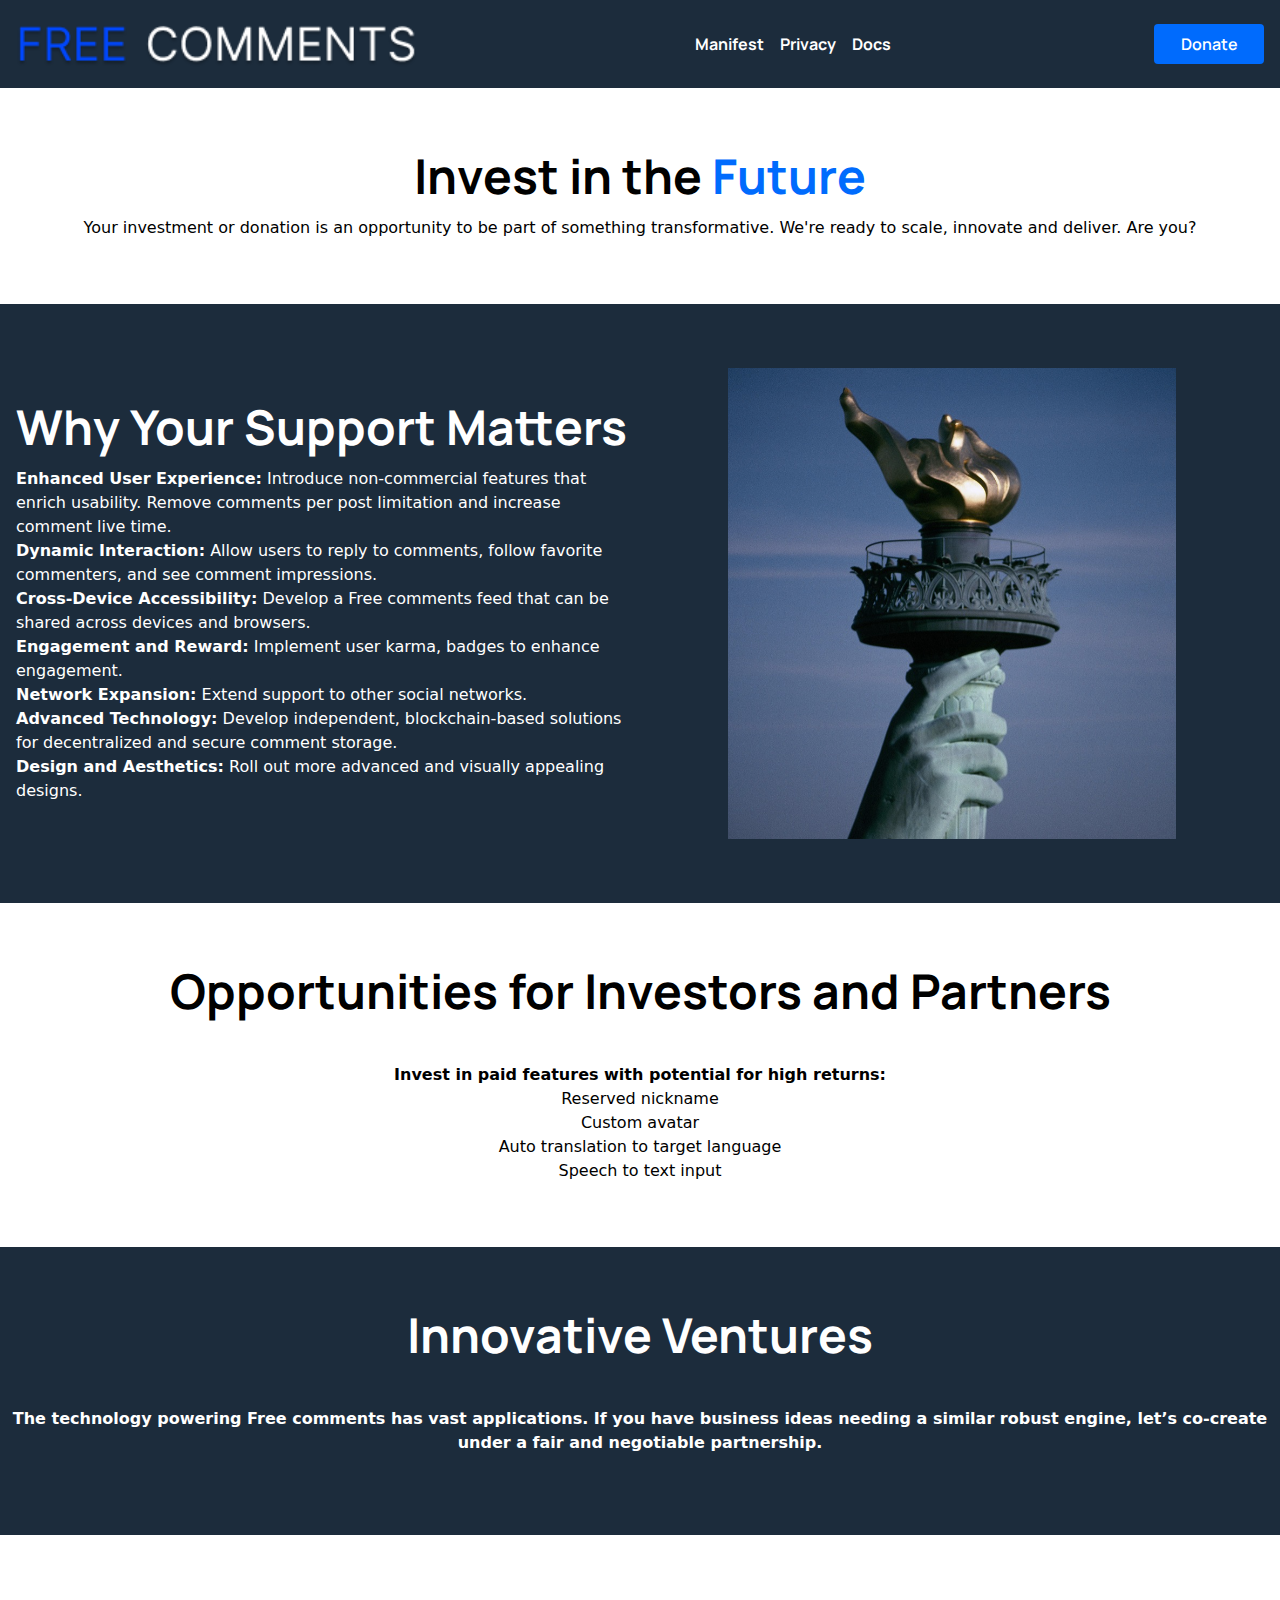
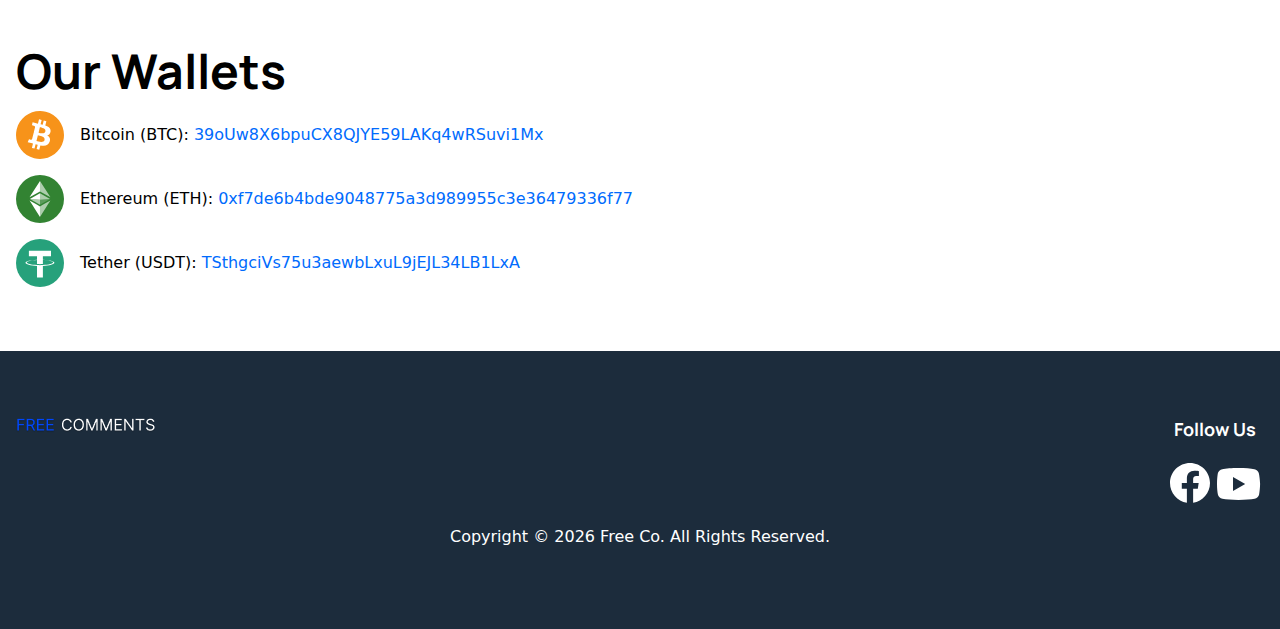
<file: donate.html>
<!doctype html>
<html>

<head>
    <meta charset="UTF-8">
    <meta name="viewport" content="width=device-width, initial-scale=1.0">
    <!-- Favicon -->
    <link rel="icon" type="icon" href="assets/images/favicon.ico"/>
    <title>Free Comments</title>

    <link rel="preconnect" href="https://fonts.googleapis.com">
    <link rel="preconnect" href="https://fonts.gstatic.com" crossorigin>
    <link href="https://fonts.googleapis.com/css2?family=Manrope:wght@200..800&display=swap" rel="stylesheet">
    <link rel="stylesheet" href="assets/css/styles.css">
    <link rel="stylesheet" href="assets/css/custom.css">
</head>

<body>
<header class="bg-gray-dark top-0 z-50">
    <div class="container mx-auto flex justify-between items-center py-4">
        <!-- Left section: Logo -->
        <div class="flex items-center">
            <a href="index.html" class="hover:text-secondary font-bold">
                <img src="assets/images/blue-logo.png" alt="Logo" class="h-14 w-auto mr-4">
            </a>
        </div>
        <!-- Hamburger menu (for mobile) -->
        <div class="flex md:hidden">
            <button id="hamburger" class="text-white focus:outline-none">
                <svg class="w-6 h-6" fill="none" viewBox="0 0 24 24" stroke="currentColor">
                    <path stroke-linecap="round" stroke-linejoin="round" stroke-width="2"
                          d="M4 6h16M4 12h16m-7 6h7"></path>
                </svg>
            </button>
        </div>

        <!-- Center section: Menu -->
        <nav class="hidden md:flex md:flex-grow justify-center">
            <ul class="flex justify-center space-x-4 text-white">
                <li><a href="manifest.html" class="hover:text-secondary font-bold">Manifest</a></li>
                <li><a href="privacy.html" class="hover:text-secondary font-bold">Privacy</a></li>
                <li><a href="docs.html" class="hover:text-secondary font-bold">Docs</a></li>
            </ul>
        </nav>

        <div class="hidden lg:flex items-center space-x-4">
            <a href="donate.html"
               class="bg-primary hover:bg-secondary text-white font-semibold px-4 py-2 rounded inline-block flex items-center justify-center min-w-[110px]">Donate</a>
        </div>

    </div>
</header>
<!-- Mobile menu -->
<nav id="mobile-menu-placeholder" class="mobile-menu hidden flex flex-col items-center space-y-8 md:hidden">
    <ul>
        <li><a href="manifest.html" class="hover:text-secondary font-bold">Manifest</a></li>
        <li><a href="privacy.html" class="hover:text-secondary font-bold">Privacy</a></li>
        <li><a href="docs.html" class="hover:text-secondary font-bold">Docs</a></li>
    </ul>
    <div class="flex flex-col mt-6 space-y-2 items-center">
        <a href="donate.html"
           class="bg-primary hover:bg-secondary text-white font-semibold px-4 py-2 rounded inline-block flex items-center justify-center min-w-[110px]">Donate</a>
    </div>
</nav>

<section id="investToFuture" class="py-16">
    <div class="container text-center">
            <h2 class="text-5xl font-bold mb-4">Invest in the <span class="text-primary">Future</span></h2>
            <div>Your investment or donation is an opportunity to be part of something transformative.
                We're ready to scale, innovate and deliver. Are you?
            </div>
    </div>
</section>

<section id="whySupportMatters" class="py-16 bg-gray-dark">
    <div class="container mx-auto flex flex-col md:flex-row items-center justify-between text-white">
        <!-- Left column: Title, description list, and button -->
        <div class="md:w-1/2">
            <h2 class="text-5xl font-bold mb-4">Why Your Support Matters</h2>
            <ul>
                <li><strong>Enhanced User Experience:</strong>
                    Introduce non-commercial features that enrich usability.
                    Remove comments per post limitation and increase comment live time.
                </li>
                <li><strong>Dynamic Interaction:</strong> Allow users to reply to comments, follow favorite commenters,
                    and see comment impressions.
                </li>
                <li><strong>Cross-Device Accessibility:</strong> Develop a Free comments feed that can be shared across
                    devices and browsers.
                </li>
                <li><strong>Engagement and Reward:</strong> Implement user karma, badges to enhance engagement.</li>
                <li><strong>Network Expansion:</strong> Extend support to other social networks.</li>
                <li><strong>Advanced Technology:</strong> Develop independent, blockchain-based solutions for
                    decentralized and secure comment storage.
                </li>
                <li><strong>Design and Aesthetics:</strong> Roll out more advanced and visually appealing designs.</li>
            </ul>
        </div>

        <!-- Right column: Image -->
        <div class="md:w-1/2 mb-8 md:mb-0">
            <img src="assets//images/freedom.png" alt="Image" class="w-full md:mx-auto md:max-w-md"/>
        </div>
    </div>
</section>

<section class="py-16">
    <div class="text-center mb-12">
        <h2 class="text-5xl font-bold mb-4">Opportunities for Investors and Partners</h2>
    </div>
    <div class="text-center"><strong>Invest in paid features with potential for high returns:</strong></div>
    <ul class="text-center">
        <li>Reserved nickname</li>
        <li>Custom avatar</li>
        <li>Auto translation to target language</li>
        <li>Speech to text input</li>
    </ul>
</section>

<section class="text-center mb-12 bg-gray-dark text-white py-16">
    <div class="text-center mb-12">
        <h2 class="text-5xl font-bold mb-4">Innovative Ventures</h2>
    </div>
    <div class="text-4xl font-bold mb-4">The technology powering Free comments has vast applications. If you have business ideas
        needing a similar robust engine, let’s co-create under a fair and negotiable partnership.</div>
</section>

<section id="wallets" class="bg-white py-16">
    <div class="container mx-auto flex flex-col md:flex-row items-center justify-between">
        <!-- Left column: Description and buttons -->
        <div class="md:w-1/2 text-center md:text-left mb-8 md:mb-0">
            <h2 class="text-5xl font-bold mb-4">Our Wallets</h2>
            <div class="flex flex-col gap-4 ">
                <div class="flex flex-row gap-4 items-center">
                    <svg width="48px" height="48px" viewBox="0.004 0 64 64" xmlns="http://www.w3.org/2000/svg">
                        <path d="M63.04 39.741c-4.274 17.143-21.638 27.575-38.783 23.301C7.12 58.768-3.313 41.404.962 24.262 5.234 7.117 22.597-3.317 39.737.957c17.144 4.274 27.576 21.64 23.302 38.784z"
                              fill="#f7931a"/>
                        <path d="M46.11 27.441c.636-4.258-2.606-6.547-7.039-8.074l1.438-5.768-3.512-.875-1.4 5.616c-.922-.23-1.87-.447-2.812-.662l1.41-5.653-3.509-.875-1.439 5.766c-.764-.174-1.514-.346-2.242-.527l.004-.018-4.842-1.209-.934 3.75s2.605.597 2.55.634c1.422.355 1.68 1.296 1.636 2.042l-1.638 6.571c.098.025.225.061.365.117l-.37-.092-2.297 9.205c-.174.432-.615 1.08-1.609.834.035.051-2.552-.637-2.552-.637l-1.743 4.02 4.57 1.139c.85.213 1.683.436 2.502.646l-1.453 5.835 3.507.875 1.44-5.772c.957.26 1.887.5 2.797.726L27.504 50.8l3.511.875 1.453-5.823c5.987 1.133 10.49.676 12.383-4.738 1.527-4.36-.075-6.875-3.225-8.516 2.294-.531 4.022-2.04 4.483-5.157zM38.087 38.69c-1.086 4.36-8.426 2.004-10.807 1.412l1.928-7.729c2.38.594 10.011 1.77 8.88 6.317zm1.085-11.312c-.99 3.966-7.1 1.951-9.083 1.457l1.748-7.01c1.983.494 8.367 1.416 7.335 5.553z"
                              fill="#ffffff"/>
                    </svg>
                    <div>Bitcoin (BTC): <span class="text-primary">39oUw8X6bpuCX8QJYE59LAKq4wRSuvi1Mx</span></div>
                </div>
                <div class="flex flex-row gap-4 items-center">
                    <svg width="48px" height="48px" viewBox="0 0 32 32" xmlns="http://www.w3.org/2000/svg">

                        <g fill="none" fill-rule="evenodd">

                            <circle cx="16" cy="16" r="16" fill="#328332"/>

                            <g fill="#FFF">

                                <path fill-rule="nonzero" d="M15.989 16.553l-6.721-.577 6.72-3.802v4.379zm0 4.46v6.94C13.652 24.315 11.076 20.311 9 17.07c2.45 1.38 5.008 2.823 6.989 3.944zm0-10.068L9 14.845 15.989 4v6.945z"/>

                                <path fill-opacity=".601" fill-rule="nonzero" d="M22.71 15.976l-6.721.577v-4.379l6.72 3.802zm-6.721 5.038c1.98-1.12 4.537-2.564 6.988-3.944-2.076 3.242-4.652 7.246-6.988 10.882v-6.938zm0-10.069V4l6.988 10.845-6.988-3.9z"/>

                                <path opacity=".2" d="M15.989 16.553l6.72-.577-6.72 3.775z"/>

                                <path opacity=".603" d="M15.988 16.553l-6.721-.577 6.721 3.775z"/>

                            </g>

                        </g>

                    </svg>
                    <div>Ethereum (ETH): <span class="text-primary">0xf7de6b4bde9048775a3d989955c3e36479336f77</span></div>
                </div>
                <div class="flex flex-row gap-4 items-center">
                    <svg width="48px" height="48px" viewBox="0 0 32 32" xmlns="http://www.w3.org/2000/svg">

                        <g fill="none" fill-rule="evenodd">

                            <circle cx="16" cy="16" r="16" fill="#26A17B"/>

                            <path fill="#FFF" d="M17.922 17.383v-.002c-.11.008-.677.042-1.942.042-1.01 0-1.721-.03-1.971-.042v.003c-3.888-.171-6.79-.848-6.79-1.658 0-.809 2.902-1.486 6.79-1.66v2.644c.254.018.982.061 1.988.061 1.207 0 1.812-.05 1.925-.06v-2.643c3.88.173 6.775.85 6.775 1.658 0 .81-2.895 1.485-6.775 1.657m0-3.59v-2.366h5.414V7.819H8.595v3.608h5.414v2.365c-4.4.202-7.709 1.074-7.709 2.118 0 1.044 3.309 1.915 7.709 2.118v7.582h3.913v-7.584c4.393-.202 7.694-1.073 7.694-2.116 0-1.043-3.301-1.914-7.694-2.117"/>

                        </g>

                    </svg>
                    <div>Tether (USDT): <span class="text-primary">TSthgciVs75u3aewbLxuL9jEJL34LB1LxA</span></div>
                </div>
            </div>
        </div>

        <!-- Right column: Responsive image -->
        <div class="md:w-1/2">
        </div>
    </div>
</section>

<footer class="bg-gray-dark text-white py-16">
    <div class="container mx-auto flex flex-col md:flex-row justify-between">
        <!-- First column: Logo -->
        <div class="flex flex-col items-center md:items-start">
            <!-- Logo -->
            <img src="assets/images/blue-logo-small.png" alt="Logo" class="mb-4">
        </div>
        <!-- Second column: Follow Us -->
        <div class="flex flex-col items-center">
            <h3 class="text-lg font-bold mb-4">Follow Us</h3>
            <div class="flex flex-row">
                <a href="#" class="hover:text-secondary font-bold">
                    <svg fill="currentColor" viewBox="0 0 24 24" width="48px" height="48px" aria-hidden="true">
                        <path fill-rule="evenodd"
                              d="M22 12c0-5.523-4.477-10-10-10S2 6.477 2 12c0 4.991 3.657 9.128 8.438 9.878v-6.987h-2.54V12h2.54V9.797c0-2.506 1.492-3.89 3.777-3.89 1.094 0 2.238.195 2.238.195v2.46h-1.26c-1.243 0-1.63.771-1.63 1.562V12h2.773l-.443 2.89h-2.33v6.988C18.343 21.128 22 16.991 22 12z"
                              clip-rule="evenodd"></path>
                    </svg>
                </a>
                <a href="https://www.youtube.com/@FreeComments-sq1rz" class="hover:text-secondary font-bold">
                    <svg viewBox="0 0 50 50" fill="#FFFFFF" width="50px" height="50px"><path d="M 44.898438 14.5 C 44.5 12.300781 42.601563 10.699219 40.398438 10.199219 C 37.101563 9.5 31 9 24.398438 9 C 17.800781 9 11.601563 9.5 8.300781 10.199219 C 6.101563 10.699219 4.199219 12.199219 3.800781 14.5 C 3.398438 17 3 20.5 3 25 C 3 29.5 3.398438 33 3.898438 35.5 C 4.300781 37.699219 6.199219 39.300781 8.398438 39.800781 C 11.898438 40.5 17.898438 41 24.5 41 C 31.101563 41 37.101563 40.5 40.601563 39.800781 C 42.800781 39.300781 44.699219 37.800781 45.101563 35.5 C 45.5 33 46 29.398438 46.101563 25 C 45.898438 20.5 45.398438 17 44.898438 14.5 Z M 19 32 L 19 18 L 31.199219 25 Z"/></svg>
                </a>
            </div>

        </div>
    </div>
    <div class="bg-indigo-100 py-4 text-black">
        <div class="container mx-auto px-4">
            <div class="w-full text-center sm:w-auto">
                Copyright ©
                <script> document.write(new Date().getFullYear())</script>
                Free Co. All Rights Reserved.
            </div>
        </div>
    </div>
</footer>
<script src="assets/js/script.js"></script>
</body>

</html>
</file>
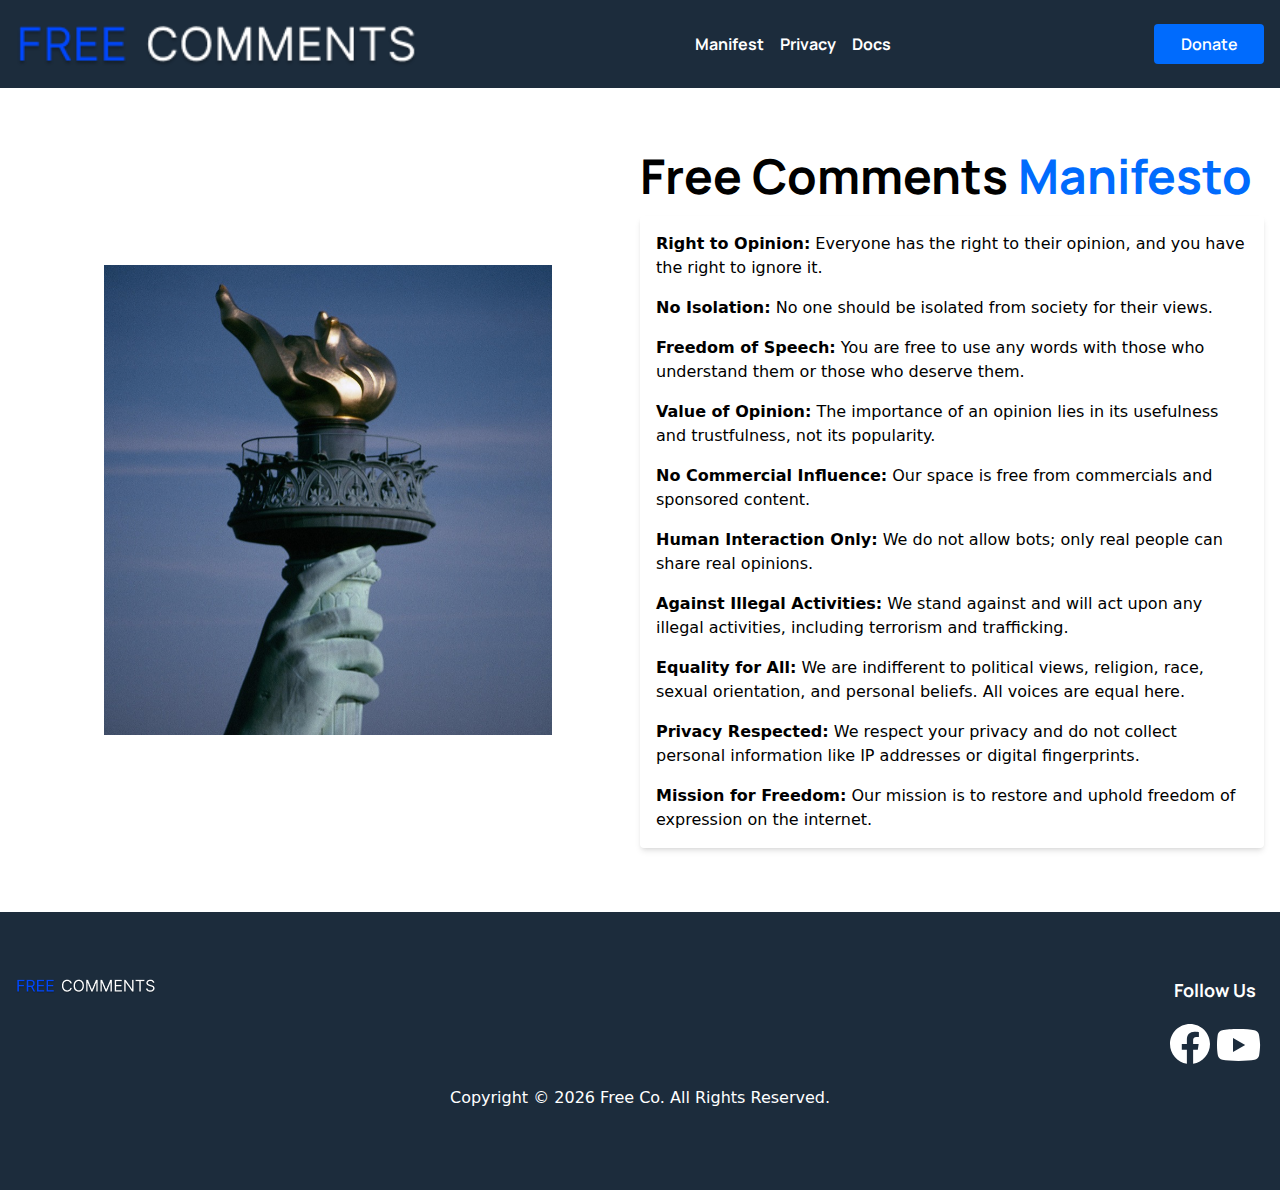
<file: manifest.html>
<!doctype html>
<html>

<head>
  <meta charset="UTF-8">
  <meta name="viewport" content="width=device-width, initial-scale=1.0">
  <!-- Favicon -->
  <link rel="icon" type="icon" href="assets/images/favicon.ico"/>
  <title>Free Comments</title>

  <link rel="preconnect" href="https://fonts.googleapis.com">
  <link rel="preconnect" href="https://fonts.gstatic.com" crossorigin>
  <link href="https://fonts.googleapis.com/css2?family=Manrope:wght@200..800&display=swap" rel="stylesheet">
  <link rel="stylesheet" href="assets/css/styles.css">
  <link rel="stylesheet" href="assets/css/custom.css">
</head>

<body>
<header class="bg-gray-dark top-0 z-50">
  <div class="container mx-auto flex justify-between items-center py-4">
    <!-- Left section: Logo -->
    <div class="flex items-center">
      <a href="index.html" class="hover:text-secondary font-bold">
        <img src="assets/images/blue-logo.png" alt="Logo" class="h-14 w-auto mr-4">
      </a>
    </div>
    <!-- Hamburger menu (for mobile) -->
    <div class="flex md:hidden">
      <button id="hamburger" class="text-white focus:outline-none">
        <svg class="w-6 h-6" fill="none" viewBox="0 0 24 24" stroke="currentColor">
          <path stroke-linecap="round" stroke-linejoin="round" stroke-width="2" d="M4 6h16M4 12h16m-7 6h7"></path>
        </svg>
      </button>
    </div>

    <!-- Center section: Menu -->
    <nav class="hidden md:flex md:flex-grow justify-center">
      <ul class="flex justify-center space-x-4 text-white">
        <li><a href="manifest.html" class="hover:text-secondary font-bold">Manifest</a></li>
        <li><a href="privacy.html" class="hover:text-secondary font-bold">Privacy</a></li>
        <li><a href="docs.html" class="hover:text-secondary font-bold">Docs</a></li>
      </ul>
    </nav>

    <div class="hidden lg:flex items-center space-x-4">
      <a href="donate.html" class="bg-primary hover:bg-secondary text-white font-semibold px-4 py-2 rounded inline-block flex items-center justify-center min-w-[110px]">Donate</a>
    </div>

  </div>
</header>
<!-- Mobile menu -->
<nav id="mobile-menu-placeholder" class="mobile-menu hidden flex flex-col items-center space-y-8 md:hidden">
  <ul>
    <li><a href="manifest.html" class="hover:text-secondary font-bold">Manifest</a></li>
    <li><a href="privacy.html" class="hover:text-secondary font-bold">Privacy</a></li>
    <li><a href="docs.html" class="hover:text-secondary font-bold">Docs</a></li>
  </ul>
  <div class="flex flex-col mt-6 space-y-2 items-center">
    <a href="donate.html" class="bg-primary hover:bg-secondary text-white font-semibold px-4 py-2 rounded inline-block flex items-center justify-center min-w-[110px]">Donate</a>
  </div>
</nav>

<section id="manifesto" class="py-16">
  <div class="container mx-auto flex flex-col md:flex-row items-center justify-between">
    <!-- Left column: Image -->
    <div class="md:w-1/2 mb-8 md:mb-0">
      <img src="assets//images/freedom.png" alt="Image" class="w-full md:mx-auto md:max-w-md"/>
    </div>

    <!-- Right column: Title, description list, and button -->
    <div class="md:w-1/2">
      <h2 class="text-5xl font-bold mb-4">Free Comments <span class="text-primary">Manifesto</span></h2>
      <ul class="p-4 list-disc list-inside bg-blue-100 rounded shadow-md space-y-4">
        <li class="mb-2 text-blue-700"><strong>Right to Opinion:</strong> Everyone has the right to their opinion, and you have the right to ignore it.</li>
        <li class="mb-2 text-blue-700"><strong>No Isolation:</strong> No one should be isolated from society for their views.</li>
        <li class="mb-2 text-blue-700"><strong>Freedom of Speech:</strong> You are free to use any words with those who understand them or those who deserve them.</li>
        <li class="mb-2 text-blue-700"><strong>Value of Opinion:</strong> The importance of an opinion lies in its usefulness and trustfulness, not its popularity.</li>
        <li class="mb-2 text-blue-700"><strong>No Commercial Influence:</strong> Our space is free from commercials and sponsored content.</li>
        <li class="mb-2 text-blue-700"><strong>Human Interaction Only:</strong> We do not allow bots; only real people can share real opinions.</li>
        <li class="mb-2 text-blue-700"><strong>Against Illegal Activities:</strong> We stand against and will act upon any illegal activities, including terrorism and trafficking.</li>
        <li class="mb-2 text-blue-700"><strong>Equality for All:</strong> We are indifferent to political views, religion, race, sexual orientation, and personal beliefs. All voices are equal here.</li>
        <li class="mb-2 text-blue-700"><strong>Privacy Respected:</strong> We respect your privacy and do not collect personal information like IP addresses or digital fingerprints.</li>
        <li class="mb-2 text-blue-700"><strong>Mission for Freedom:</strong> Our mission is to restore and uphold freedom of expression on the internet.</li>
      </ul>
    </div>
  </div>
</section>

<footer class="bg-gray-dark text-white py-16">
  <div class="container mx-auto flex flex-col md:flex-row justify-between">
    <!-- First column: Logo -->
    <div class="flex flex-col items-center md:items-start">
      <!-- Logo -->
      <img src="assets/images/blue-logo-small.png" alt="Logo" class="mb-4">
    </div>
    <!-- Second column: Follow Us -->
    <div class="flex flex-col items-center">
      <h3 class="text-lg font-bold mb-4">Follow Us</h3>
      <div class="flex flex-row">
        <a href="#" class="hover:text-secondary font-bold">
          <svg fill="currentColor" viewBox="0 0 24 24" width="48px" height="48px" aria-hidden="true">
            <path fill-rule="evenodd"
                  d="M22 12c0-5.523-4.477-10-10-10S2 6.477 2 12c0 4.991 3.657 9.128 8.438 9.878v-6.987h-2.54V12h2.54V9.797c0-2.506 1.492-3.89 3.777-3.89 1.094 0 2.238.195 2.238.195v2.46h-1.26c-1.243 0-1.63.771-1.63 1.562V12h2.773l-.443 2.89h-2.33v6.988C18.343 21.128 22 16.991 22 12z"
                  clip-rule="evenodd"></path>
          </svg>
        </a>
        <a href="https://www.youtube.com/@FreeComments-sq1rz" class="hover:text-secondary font-bold">
          <svg viewBox="0 0 50 50" fill="#FFFFFF" width="50px" height="50px"><path d="M 44.898438 14.5 C 44.5 12.300781 42.601563 10.699219 40.398438 10.199219 C 37.101563 9.5 31 9 24.398438 9 C 17.800781 9 11.601563 9.5 8.300781 10.199219 C 6.101563 10.699219 4.199219 12.199219 3.800781 14.5 C 3.398438 17 3 20.5 3 25 C 3 29.5 3.398438 33 3.898438 35.5 C 4.300781 37.699219 6.199219 39.300781 8.398438 39.800781 C 11.898438 40.5 17.898438 41 24.5 41 C 31.101563 41 37.101563 40.5 40.601563 39.800781 C 42.800781 39.300781 44.699219 37.800781 45.101563 35.5 C 45.5 33 46 29.398438 46.101563 25 C 45.898438 20.5 45.398438 17 44.898438 14.5 Z M 19 32 L 19 18 L 31.199219 25 Z"/></svg>
        </a>
      </div>

    </div>
  </div>
  <div class="bg-indigo-100 py-4 text-black">
    <div class="container mx-auto px-4">
      <div class="w-full text-center sm:w-auto">
        Copyright ©
        <script> document.write(new Date().getFullYear())</script>
        Free Co.  All Rights Reserved.
      </div>
    </div>
  </div>
</footer>
<script src="assets/js/script.js"></script>
</body>

</html>
</file>
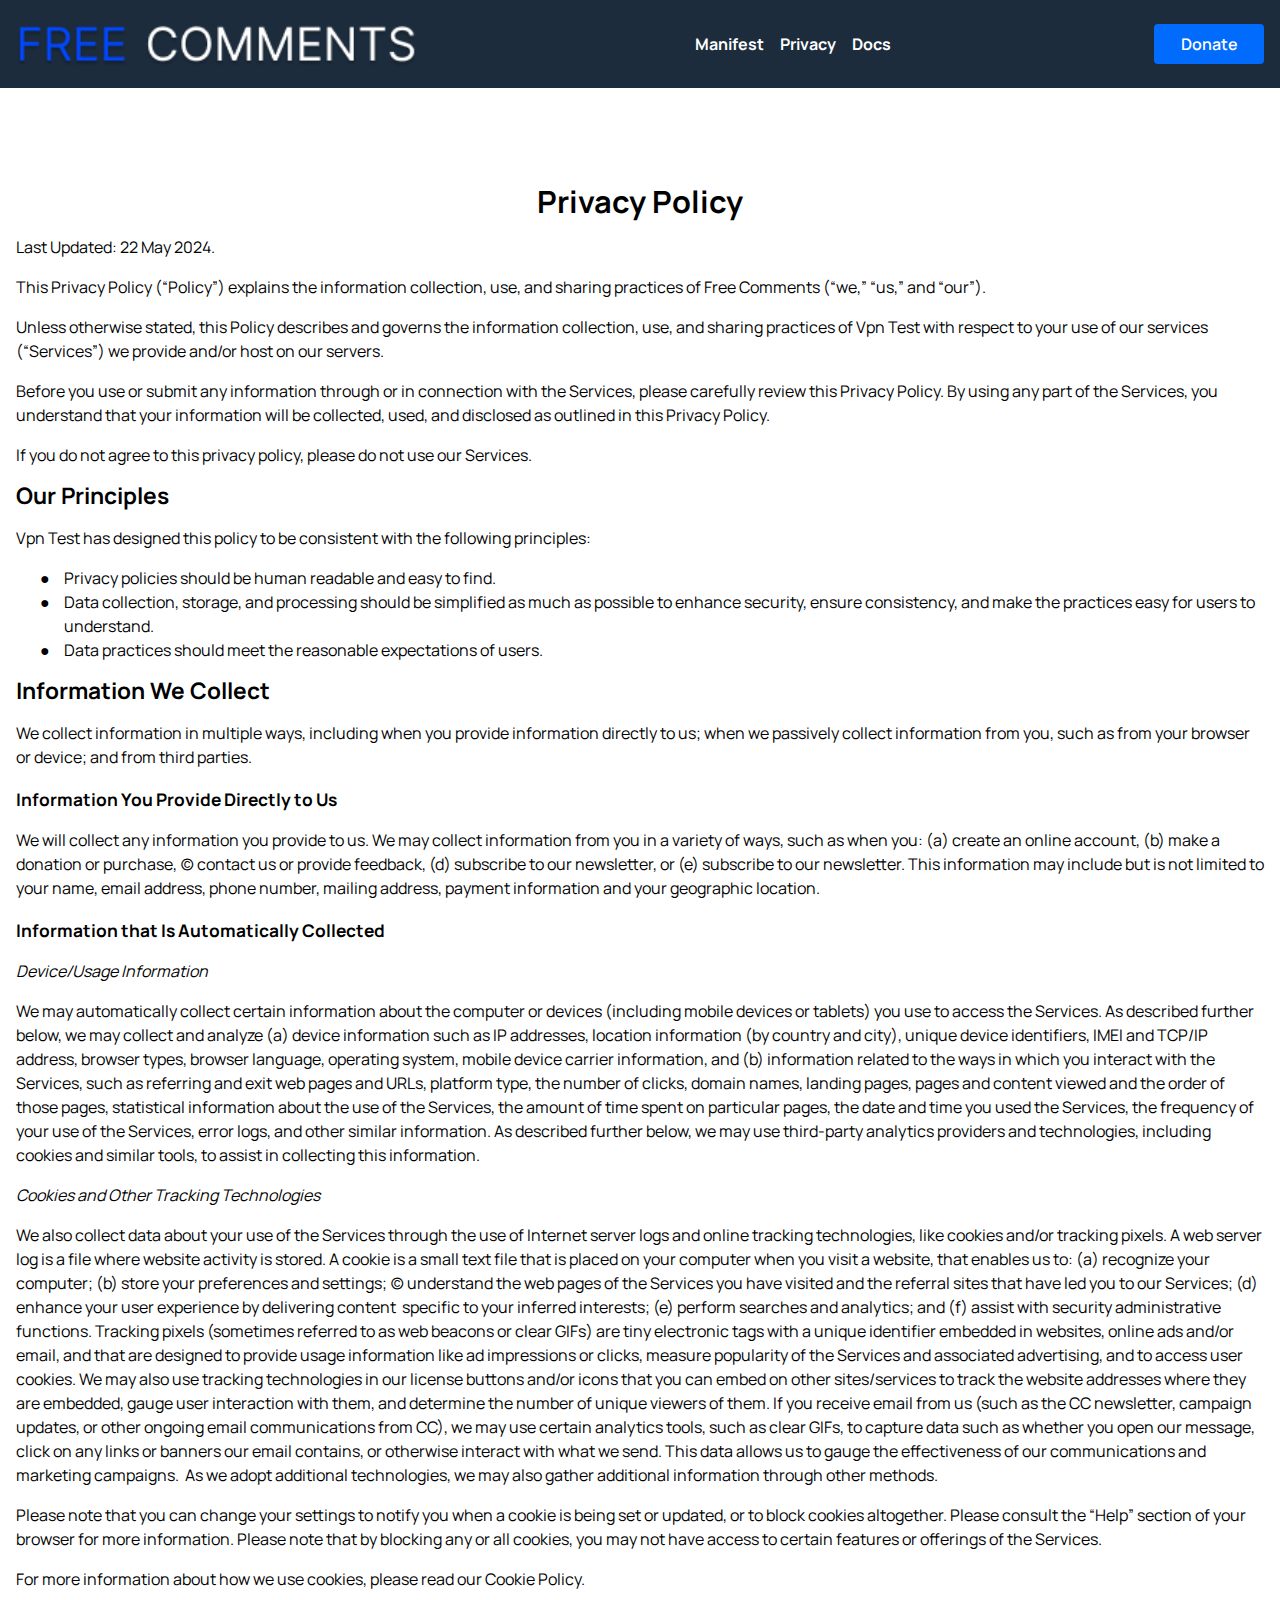
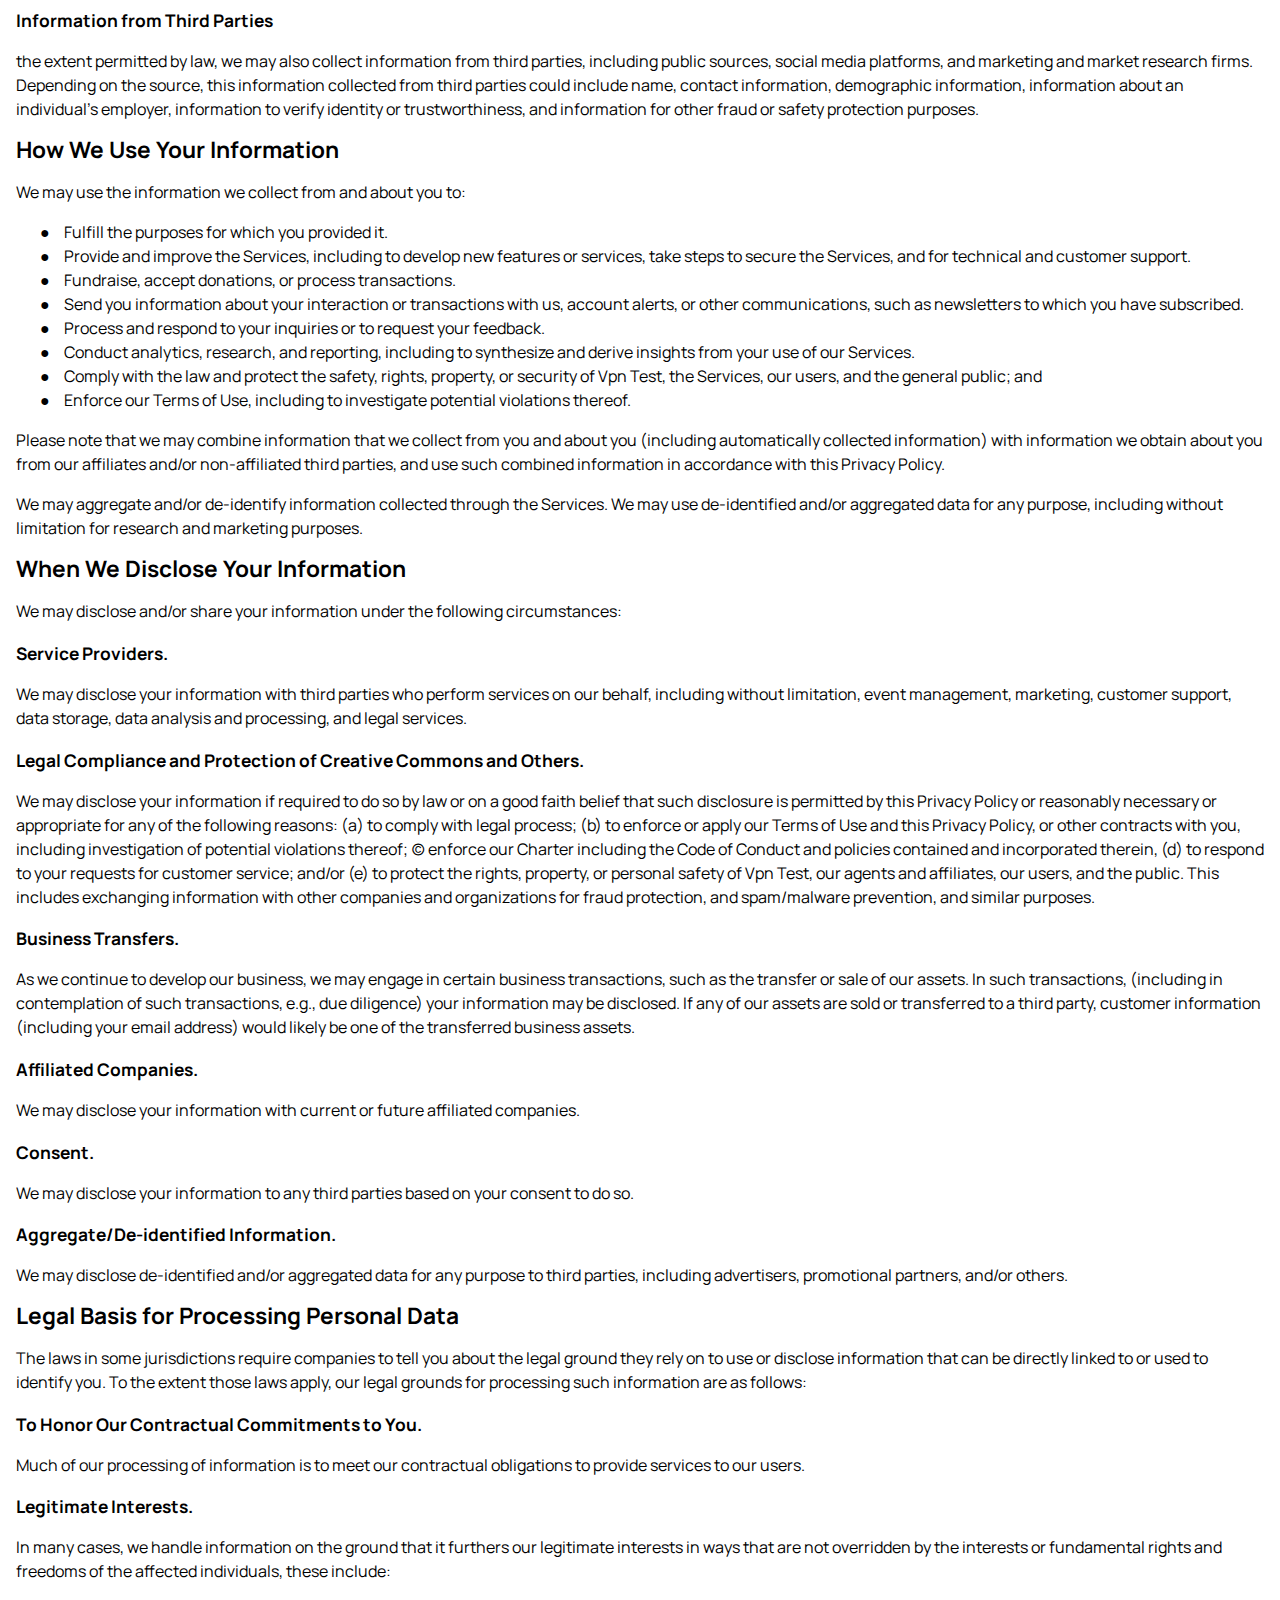
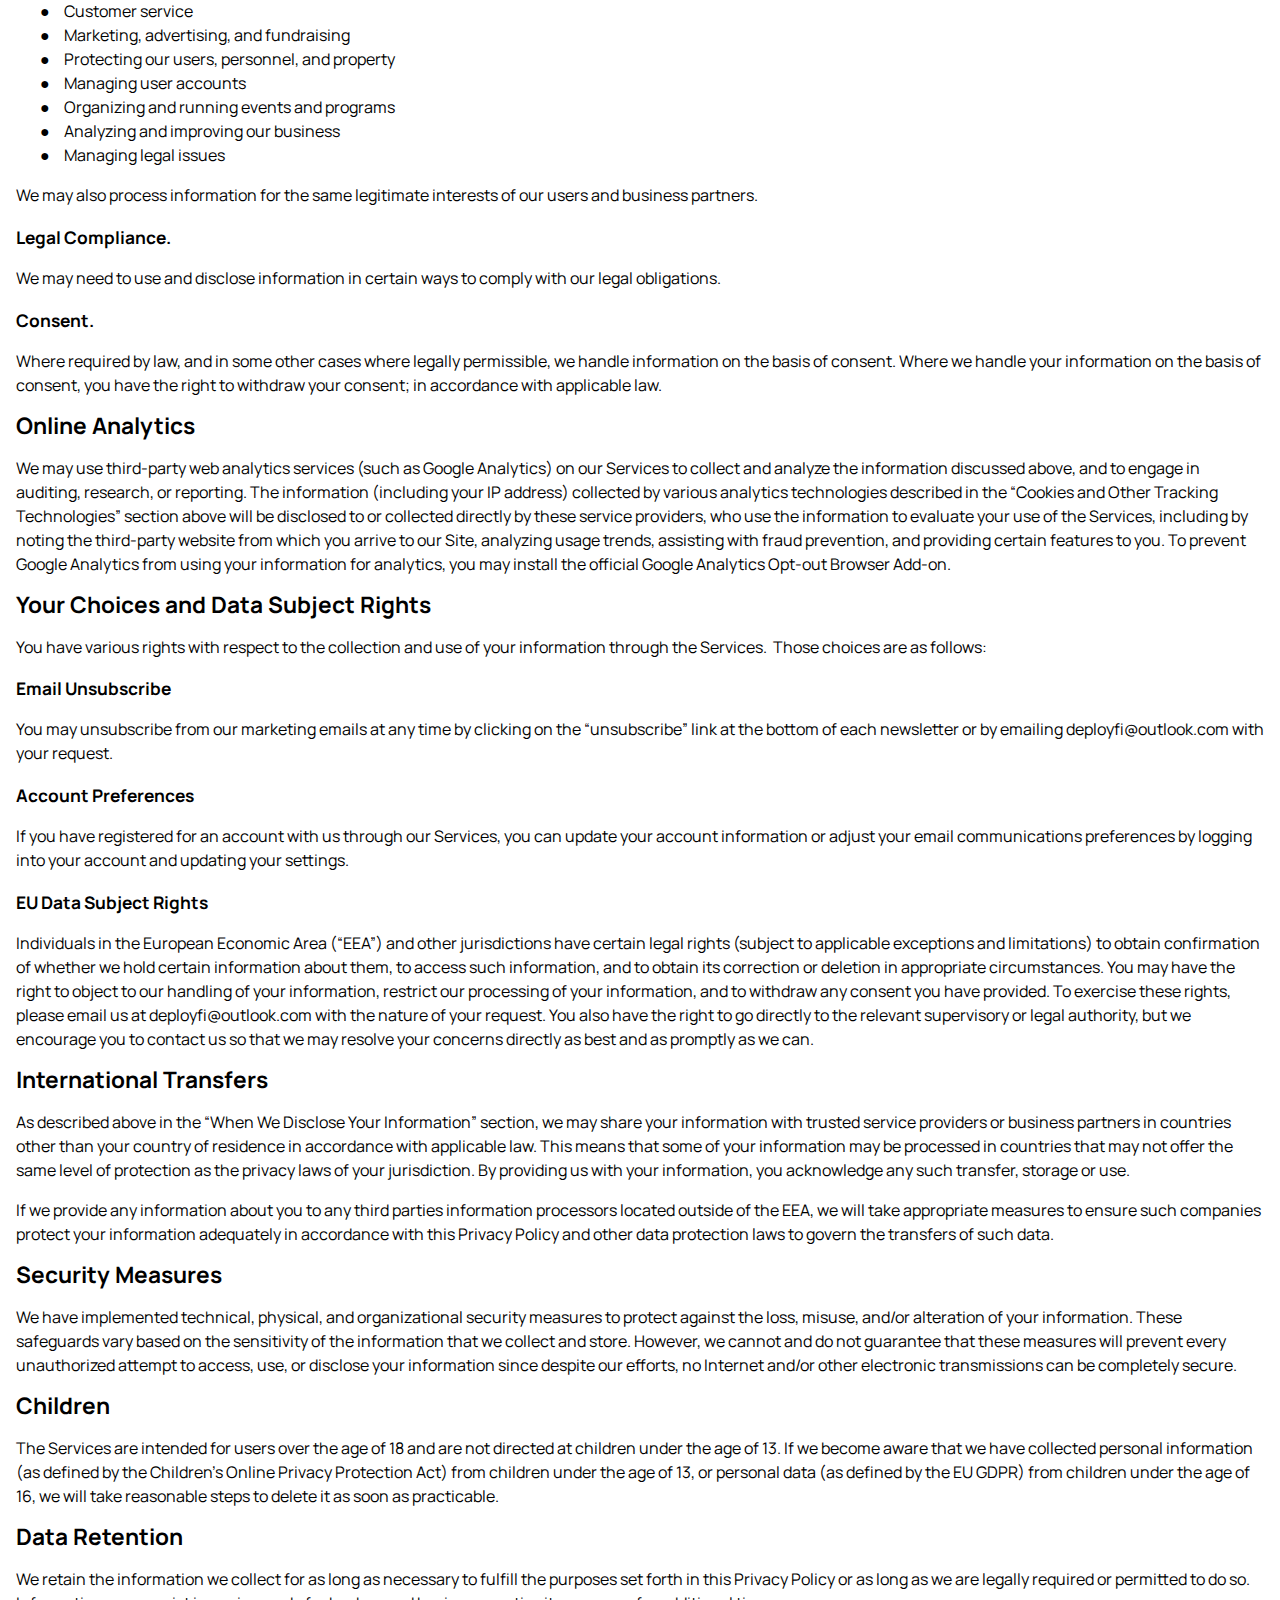
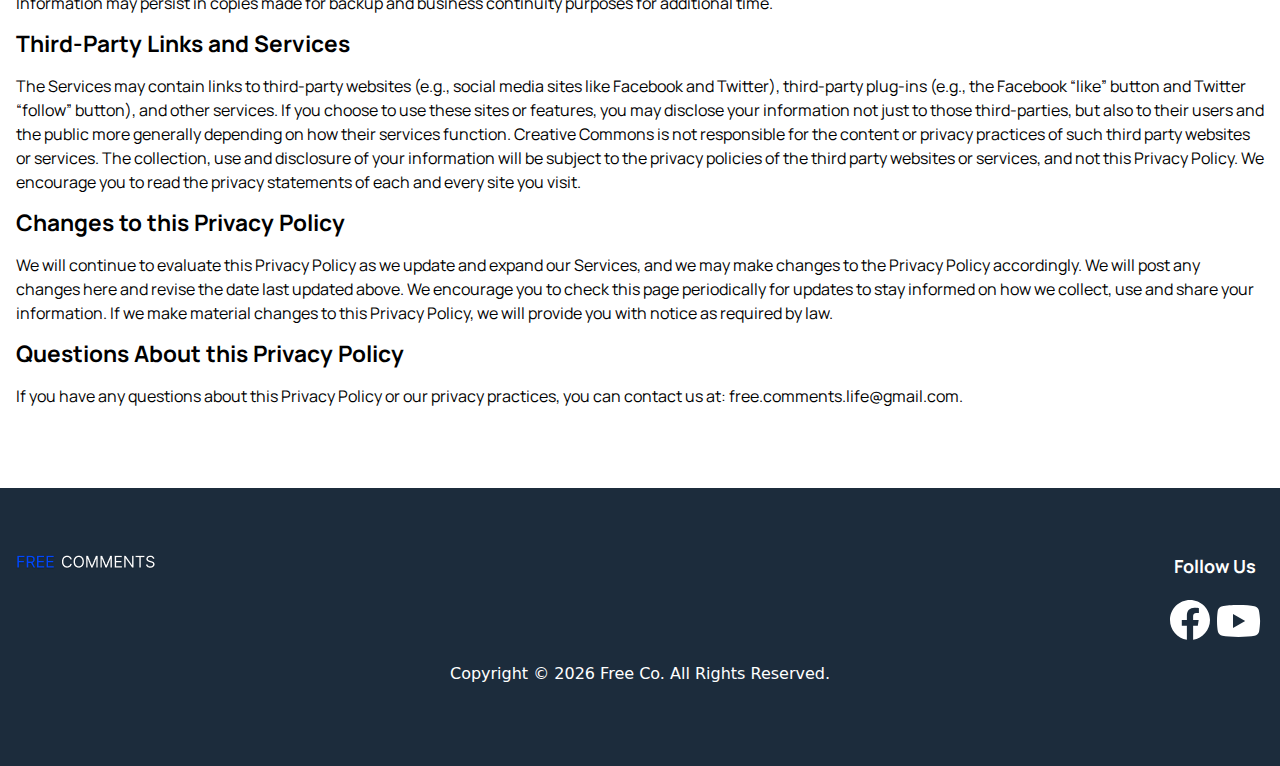
<file: privacy.html>
<!doctype html>
<html>

<head>
    <meta charset="UTF-8">
    <meta name="viewport" content="width=device-width, initial-scale=1.0">
    <!-- Favicon -->
    <link rel="icon" type="icon" href="assets/images/favicon.ico"/>
    <title>Free Comments</title>

    <link rel="preconnect" href="https://fonts.googleapis.com">
    <link rel="preconnect" href="https://fonts.gstatic.com" crossorigin>
    <link href="https://fonts.googleapis.com/css2?family=Manrope:wght@200..800&display=swap" rel="stylesheet">
    <link rel="stylesheet" href="assets/css/styles.css">
    <link rel="stylesheet" href="assets/css/custom.css">
</head>

<body>
<header class="bg-gray-dark top-0 z-50">
    <div class="container mx-auto flex justify-between items-center py-4">
        <!-- Left section: Logo -->
        <div class="flex items-center">
            <a href="index.html" class="hover:text-secondary font-bold">
                <img src="assets/images/blue-logo.png" alt="Logo" class="h-14 w-auto mr-4">
            </a>
        </div>
        <!-- Hamburger menu (for mobile) -->
        <div class="flex md:hidden">
            <button id="hamburger" class="text-white focus:outline-none">
                <svg class="w-6 h-6" fill="none" viewBox="0 0 24 24" stroke="currentColor">
                    <path stroke-linecap="round" stroke-linejoin="round" stroke-width="2"
                          d="M4 6h16M4 12h16m-7 6h7"></path>
                </svg>
            </button>
        </div>

        <!-- Center section: Menu -->
        <nav class="hidden md:flex md:flex-grow justify-center">
            <ul class="flex justify-center space-x-4 text-white">
                <li><a href="manifest.html" class="hover:text-secondary font-bold">Manifest</a></li>
                <li><a href="privacy.html" class="hover:text-secondary font-bold">Privacy</a></li>
                <li><a href="docs.html" class="hover:text-secondary font-bold">Docs</a></li>
            </ul>
        </nav>

        <div class="hidden lg:flex items-center space-x-4">
            <a href="donate.html"
               class="bg-primary hover:bg-secondary text-white font-semibold px-4 py-2 rounded inline-block flex items-center justify-center min-w-[110px]">Donate</a>
        </div>

    </div>
</header>
<!-- Mobile menu -->
<nav id="mobile-menu-placeholder" class="mobile-menu hidden flex flex-col items-center space-y-8 md:hidden">
    <ul>
        <li><a href="manifest.html" class="hover:text-secondary font-bold">Manifest</a></li>
        <li><a href="privacy.html" class="hover:text-secondary font-bold">Privacy</a></li>
        <li><a href="docs.html" class="hover:text-secondary font-bold">Docs</a></li>
    </ul>
    <div class="flex flex-col mt-6 space-y-2 items-center">
        <a href="donate.html"
           class="bg-primary hover:bg-secondary text-white font-semibold px-4 py-2 rounded inline-block flex items-center justify-center min-w-[110px]">Donate</a>
    </div>
</nav>

<section id="privacy" class="py-16">
    <div class="container mx-auto">

        <h1 align="center" style="margin-top:24.0pt;text-align:center;page-break-after:
auto"><a name="_8gmjlx92c866"></a><b><span lang="EN" style="font-size:23.0pt;
line-height:115%">Privacy Policy</span></b></h1>

        <p style="margin-top:12.0pt;margin-right:0cm;margin-bottom:
12.0pt;margin-left:0cm"><span lang="EN">Last Updated: 22 May 2024.</span></p>

        <p style="margin-top:12.0pt;margin-right:0cm;margin-bottom:
12.0pt;margin-left:0cm"><span lang="EN">This Privacy Policy (“Policy”) explains
the information collection, use, and sharing practices of Free Comments (“we,” “us,”
and “our”).</span></p>

        <p style="margin-top:12.0pt;margin-right:0cm;margin-bottom:
12.0pt;margin-left:0cm"><span lang="EN">Unless otherwise stated, this Policy
describes and governs the information collection, use, and sharing practices of
Vpn Test with respect to your use of our services (“Services”) we provide
and/or host on our servers.</span></p>

        <p style="margin-top:12.0pt;margin-right:0cm;margin-bottom:
12.0pt;margin-left:0cm"><span lang="EN">Before you use or submit any information
through or in connection with the Services, please carefully review this
Privacy Policy. By using any part of the Services, you understand that your
information will be collected, used, and disclosed as outlined in this Privacy
Policy.</span></p>

        <p style="margin-top:12.0pt;margin-right:0cm;margin-bottom:
12.0pt;margin-left:0cm"><span lang="EN">If you do not agree to this privacy
policy, please do not use our Services.</span></p>

        <h2 style="margin-bottom:4.0pt;page-break-after:auto"><a name="_c95jp6do3fxr"></a><b><span lang="EN"
                                                                                                   style="font-size:17.0pt;line-height:115%">Our Principles</span></b>
        </h2>

        <p style="margin-top:12.0pt;margin-right:0cm;margin-bottom:
12.0pt;margin-left:0cm"><span lang="EN">Vpn Test has designed this policy to be
consistent with the following principles:</span></p>

        <p style="margin-top:12.0pt;margin-right:0cm;margin-bottom:
0cm;margin-left:36.0pt;margin-bottom:.0001pt;text-indent:-18.0pt"><span lang="EN">●<span
                style="font:7.0pt &quot;Times New Roman&quot;">&nbsp;&nbsp;&nbsp;&nbsp;&nbsp;
</span></span><span lang="EN">Privacy policies should be human readable and easy
to find.</span></p>

        <p style="margin-left:36.0pt;text-indent:-18.0pt"><span lang="EN">●<span
                style="font:7.0pt &quot;Times New Roman&quot;">&nbsp;&nbsp;&nbsp;&nbsp;&nbsp;
</span></span><span lang="EN">Data collection, storage, and processing should be
simplified as much as possible to enhance security, ensure consistency, and
make the practices easy for users to understand.</span></p>

        <p style="margin-top:0cm;margin-right:0cm;margin-bottom:12.0pt;
margin-left:36.0pt;text-indent:-18.0pt"><span lang="EN">●<span style="font:7.0pt &quot;Times New Roman&quot;">&nbsp;&nbsp;&nbsp;&nbsp;&nbsp;
</span></span><span lang="EN">Data practices should meet the reasonable
expectations of users.</span></p>

        <h2 style="margin-bottom:4.0pt;page-break-after:auto"><a name="_gztuar2hxr6i"></a><b><span lang="EN"
                                                                                                   style="font-size:17.0pt;line-height:115%">Information We Collect</span></b>
        </h2>

        <p style="margin-top:12.0pt;margin-right:0cm;margin-bottom:
12.0pt;margin-left:0cm"><span lang="EN">We collect information in multiple ways,
including when you provide information directly to us; when we passively
collect information from you, such as from your browser or device; and from
third parties.</span></p>

        <h3 style="margin-top:14.0pt;page-break-after:auto"><a name="_qe5fyhd9o6p1"></a><b><span lang="EN"
                                                                                                 style="font-size:13.0pt;line-height:115%;color:black">Information You
Provide Directly to Us</span></b></h3>

        <p style="margin-top:12.0pt;margin-right:0cm;margin-bottom:
12.0pt;margin-left:0cm"><span lang="EN">We will collect any information you
provide to us. We may collect information from you in a variety of ways, such
as when you: (a) create an online account, (b) make a donation or purchase, (c)
contact us or provide feedback, (d) subscribe to our newsletter, or (e)
subscribe to our newsletter. This information may include but is not limited to
your name, email address, phone number, mailing address, payment information
and your geographic location.</span></p>

        <h3 style="margin-top:14.0pt;page-break-after:auto"><a name="_9l2xdn2p6azi"></a><b><span lang="EN"
                                                                                                 style="font-size:13.0pt;line-height:115%;color:black">Information that
Is Automatically Collected</span></b></h3>

        <p style="margin-top:12.0pt;margin-right:0cm;margin-bottom:
12.0pt;margin-left:0cm"><i><span lang="EN">Device/Usage Information</span></i></p>

        <p style="margin-top:12.0pt;margin-right:0cm;margin-bottom:
12.0pt;margin-left:0cm"><span lang="EN">We may automatically collect certain
information about the computer or devices (including mobile devices or tablets)
you use to access the Services. As described further below, we may collect and
analyze (a) device information such as IP addresses, location information (by
country and city), unique device identifiers, IMEI and TCP/IP address, browser
types, browser language, operating system, mobile device carrier information,
and (b) information related to the ways in which you interact with the Services,
such as referring and exit web pages and URLs, platform type, the number of
clicks, domain names, landing pages, pages and content viewed and the order of
those pages, statistical information about the use of the Services, the amount
of time spent on particular pages, the date and time you used the Services, the
frequency of your use of the Services, error logs, and other similar
information. As described further below, we may use third-party analytics
providers and technologies, including cookies and similar tools, to assist in
collecting this information.</span></p>

        <p style="margin-top:12.0pt;margin-right:0cm;margin-bottom:
12.0pt;margin-left:0cm"><i><span lang="EN">Cookies and Other Tracking
Technologies</span></i></p>

        <p style="margin-top:12.0pt;margin-right:0cm;margin-bottom:
12.0pt;margin-left:0cm"><span lang="EN">We also collect data about your use of
the Services through the use of Internet server logs and online tracking
technologies, like cookies and/or tracking pixels. A web server log is a file
where website activity is stored. A cookie is a small text file that is placed
on your computer when you visit a website, that enables us to: (a) recognize
your computer; (b) store your preferences and settings; (c) understand the web
pages of the Services you have visited and the referral sites that have led you
to our Services; (d) enhance your user experience by delivering content&nbsp;
specific to your inferred interests; (e) perform searches and analytics; and
(f) assist with security administrative functions. Tracking pixels (sometimes
referred to as web beacons or clear GIFs) are tiny electronic tags with a
unique identifier embedded in websites, online ads and/or email, and that are
designed to provide usage information like ad impressions or clicks, measure
popularity of the Services and associated advertising, and to access user
cookies. We may also use tracking technologies in our license buttons and/or
icons that you can embed on other sites/services to track the website addresses
where they are embedded, gauge user interaction with them, and determine the
number of unique viewers of them. If you receive email from us (such as the CC
newsletter, campaign updates, or other ongoing email communications from CC),
we may use certain analytics tools, such as clear GIFs, to capture data such as
whether you open our message, click on any links or banners our email contains,
or otherwise interact with what we send. This data allows us to gauge the
effectiveness of our communications and marketing campaigns.&nbsp; As we adopt
additional technologies, we may also gather additional information through
other methods.</span></p>

        <p style="margin-top:12.0pt;margin-right:0cm;margin-bottom:
12.0pt;margin-left:0cm"><span lang="EN">Please note that you can change your
settings to notify you when a cookie is being set or updated, or to block
cookies altogether. Please consult the “Help” section of your browser for more
information. Please note that by blocking any or all cookies, you may not have
access to certain features or offerings of the Services.</span></p>

        <p style="margin-top:12.0pt;margin-right:0cm;margin-bottom:
12.0pt;margin-left:0cm"><span lang="EN">For more information about how we use
cookies, please read our Cookie Policy.</span></p>

        <h3 style="margin-top:14.0pt;page-break-after:auto"><a name="_euxvxek5uwa8"></a><b><span lang="EN"
                                                                                                 style="font-size:13.0pt;line-height:115%;color:black">Information from
Third Parties</span></b></h3>

        <p style="margin-top:12.0pt;margin-right:0cm;margin-bottom:
12.0pt;margin-left:0cm"><span lang="EN">the extent permitted by law, we may also
collect information from third parties, including public sources, social media
platforms, and marketing and market research firms. Depending on the source,
this information collected from third parties could include name, contact
information, demographic information, information about an individual’s
employer, information to verify identity or trustworthiness, and information
for other fraud or safety protection purposes.</span></p>

        <h2 style="margin-bottom:4.0pt;page-break-after:auto"><a name="_pa9rir89a29x"></a><b><span lang="EN"
                                                                                                   style="font-size:17.0pt;line-height:115%">How We Use Your Information</span></b>
        </h2>

        <p style="margin-top:12.0pt;margin-right:0cm;margin-bottom:
12.0pt;margin-left:0cm"><span lang="EN">We may use the information we collect
from and about you to:</span></p>

        <p style="margin-top:12.0pt;margin-right:0cm;margin-bottom:
0cm;margin-left:36.0pt;margin-bottom:.0001pt;text-indent:-18.0pt"><span lang="EN">●<span
                style="font:7.0pt &quot;Times New Roman&quot;">&nbsp;&nbsp;&nbsp;&nbsp;&nbsp;
</span></span><span lang="EN">Fulfill the purposes for which you provided it.</span></p>

        <p style="margin-left:36.0pt;text-indent:-18.0pt"><span lang="EN">●<span
                style="font:7.0pt &quot;Times New Roman&quot;">&nbsp;&nbsp;&nbsp;&nbsp;&nbsp;
</span></span><span lang="EN">Provide and improve the Services, including to
develop new features or services, take steps to secure the Services, and for
technical and customer support.</span></p>

        <p style="margin-left:36.0pt;text-indent:-18.0pt"><span lang="EN">●<span
                style="font:7.0pt &quot;Times New Roman&quot;">&nbsp;&nbsp;&nbsp;&nbsp;&nbsp;
</span></span><span lang="EN">Fundraise, accept donations, or process
transactions.</span></p>

        <p style="margin-left:36.0pt;text-indent:-18.0pt"><span lang="EN">●<span
                style="font:7.0pt &quot;Times New Roman&quot;">&nbsp;&nbsp;&nbsp;&nbsp;&nbsp;
</span></span><span lang="EN">Send you information about your interaction or
transactions with us, account alerts, or other communications, such as
newsletters to which you have subscribed.</span></p>

        <p style="margin-left:36.0pt;text-indent:-18.0pt"><span lang="EN">●<span
                style="font:7.0pt &quot;Times New Roman&quot;">&nbsp;&nbsp;&nbsp;&nbsp;&nbsp;
</span></span><span lang="EN">Process and respond to your inquiries or to request
your feedback.</span></p>

        <p style="margin-left:36.0pt;text-indent:-18.0pt"><span lang="EN">●<span
                style="font:7.0pt &quot;Times New Roman&quot;">&nbsp;&nbsp;&nbsp;&nbsp;&nbsp;
</span></span><span lang="EN">Conduct analytics, research, and reporting,
including to synthesize and derive insights from your use of our Services.</span></p>

        <p style="margin-left:36.0pt;text-indent:-18.0pt"><span lang="EN">●<span
                style="font:7.0pt &quot;Times New Roman&quot;">&nbsp;&nbsp;&nbsp;&nbsp;&nbsp;
</span></span><span lang="EN">Comply with the law and protect the safety, rights,
property, or security of Vpn Test, the Services, our users, and the general
public; and</span></p>

        <p style="margin-top:0cm;margin-right:0cm;margin-bottom:12.0pt;
margin-left:36.0pt;text-indent:-18.0pt"><span lang="EN">●<span style="font:7.0pt &quot;Times New Roman&quot;">&nbsp;&nbsp;&nbsp;&nbsp;&nbsp;
</span></span><span lang="EN">Enforce our Terms of Use, including to investigate
potential violations thereof.</span></p>

        <p style="margin-top:12.0pt;margin-right:0cm;margin-bottom:
12.0pt;margin-left:0cm"><span lang="EN">Please note that we may combine
information that we collect from you and about you (including automatically
collected information) with information we obtain about you from our affiliates
and/or non-affiliated third parties, and use such combined information in
accordance with this Privacy Policy.</span></p>

        <p style="margin-top:12.0pt;margin-right:0cm;margin-bottom:
12.0pt;margin-left:0cm"><span lang="EN">We may aggregate and/or de-identify
information collected through the Services. We may use de-identified and/or
aggregated data for any purpose, including without limitation for research and
marketing purposes.</span></p>

        <h2 style="margin-bottom:4.0pt;page-break-after:auto"><a name="_9f23quswzpmw"></a><b><span lang="EN"
                                                                                                   style="font-size:17.0pt;line-height:115%">When We Disclose Your
Information</span></b></h2>

        <p style="margin-top:12.0pt;margin-right:0cm;margin-bottom:
12.0pt;margin-left:0cm"><span lang="EN">We may disclose and/or share your
information under the following circumstances:</span></p>

        <h3 style="margin-top:14.0pt;page-break-after:auto"><a name="_cq0xlj6rlyuf"></a><b><span lang="EN"
                                                                                                 style="font-size:13.0pt;line-height:115%;color:black">Service
Providers.</span></b></h3>

        <p style="margin-top:12.0pt;margin-right:0cm;margin-bottom:
12.0pt;margin-left:0cm"><span lang="EN">We may disclose your information with
third parties who perform services on our behalf, including without limitation,
event management, marketing, customer support, data storage, data analysis and
processing, and legal services.</span></p>

        <h3 style="margin-top:14.0pt;page-break-after:auto"><a name="_obbuhnrw6ma2"></a><b><span lang="EN"
                                                                                                 style="font-size:13.0pt;line-height:115%;color:black">Legal Compliance
and Protection of Creative Commons and Others.</span></b></h3>

        <p style="margin-top:12.0pt;margin-right:0cm;margin-bottom:
12.0pt;margin-left:0cm"><span lang="EN">We may disclose your information if
required to do so by law or on a good faith belief that such disclosure is
permitted by this Privacy Policy or reasonably necessary or appropriate for any
of the following reasons: (a) to comply with legal process; (b) to enforce or
apply our Terms of Use and this Privacy Policy, or other contracts with you,
including investigation of potential violations thereof; (c) enforce our
Charter including the Code of Conduct and policies contained and incorporated
therein, (d) to respond to your requests for customer service; and/or (e) to
protect the rights, property, or personal safety of Vpn Test, our agents and
affiliates, our users, and the public. This includes exchanging information
with other companies and organizations for fraud protection, and spam/malware
prevention, and similar purposes.</span></p>

        <h3 style="margin-top:14.0pt;page-break-after:auto"><a name="_j8rpdf3jatzb"></a><b><span lang="EN"
                                                                                                 style="font-size:13.0pt;line-height:115%;color:black">Business
Transfers.</span></b></h3>

        <p style="margin-top:12.0pt;margin-right:0cm;margin-bottom:
12.0pt;margin-left:0cm"><span lang="EN">As we continue to develop our business,
we may engage in certain business transactions, such as the transfer or sale of
our assets. In such transactions, (including in contemplation of such
transactions, e.g., due diligence) your information may be disclosed. If any of
our assets are sold or transferred to a third party, customer information
(including your email address) would likely be one of the transferred business
assets.</span></p>

        <h3 style="margin-top:14.0pt;page-break-after:auto"><a name="_i76ehb26luh4"></a><b><span lang="EN"
                                                                                                 style="font-size:13.0pt;line-height:115%;color:black">Affiliated
Companies.</span></b></h3>

        <p style="margin-top:12.0pt;margin-right:0cm;margin-bottom:
12.0pt;margin-left:0cm"><span lang="EN">We may disclose your information with
current or future affiliated companies.</span></p>

        <h3 style="margin-top:14.0pt;page-break-after:auto"><a name="_jn9dcuvyhxtm"></a><b><span lang="EN"
                                                                                                 style="font-size:13.0pt;line-height:115%;color:black">Consent.</span></b>
        </h3>

        <p style="margin-top:12.0pt;margin-right:0cm;margin-bottom:
12.0pt;margin-left:0cm"><span lang="EN">We may disclose your information to any
third parties based on your consent to do so.</span></p>

        <h3 style="margin-top:14.0pt;page-break-after:auto"><a name="_yqw6ryu53b8"></a><b><span lang="EN"
                                                                                                style="font-size:13.0pt;line-height:115%;color:black">Aggregate/De-identified
Information.</span></b></h3>

        <p style="margin-top:12.0pt;margin-right:0cm;margin-bottom:
12.0pt;margin-left:0cm"><span lang="EN">We may disclose de-identified and/or
aggregated data for any purpose to third parties, including advertisers,
promotional partners, and/or others.</span></p>

        <h2 style="margin-bottom:4.0pt;page-break-after:auto"><a name="_o26e1a149ubh"></a><b><span lang="EN"
                                                                                                   style="font-size:17.0pt;line-height:115%">Legal Basis for Processing
Personal Data</span></b></h2>

        <p style="margin-top:12.0pt;margin-right:0cm;margin-bottom:
12.0pt;margin-left:0cm"><span lang="EN">The laws in some jurisdictions require
companies to tell you about the legal ground they rely on to use or disclose
information that can be directly linked to or used to identify you. To the
extent those laws apply, our legal grounds for processing such information are
as follows:</span></p>

        <h3 style="margin-top:14.0pt;page-break-after:auto"><a name="_7vwg1ub5inwe"></a><b><span lang="EN"
                                                                                                 style="font-size:13.0pt;line-height:115%;color:black">To Honor Our
Contractual Commitments to You.</span></b></h3>

        <p style="margin-top:12.0pt;margin-right:0cm;margin-bottom:
12.0pt;margin-left:0cm"><span lang="EN">Much of our processing of information is
to meet our contractual obligations to provide services to our users.</span></p>

        <h3 style="margin-top:14.0pt;page-break-after:auto"><a name="_ft7jraqc9fur"></a><b><span lang="EN"
                                                                                                 style="font-size:13.0pt;line-height:115%;color:black">Legitimate
Interests.</span></b></h3>

        <p style="margin-top:12.0pt;margin-right:0cm;margin-bottom:
12.0pt;margin-left:0cm"><span lang="EN">In many cases, we handle information on
the ground that it furthers our legitimate interests in ways that are not
overridden by the interests or fundamental rights and freedoms of the affected
individuals, these include:</span></p>

        <p style="margin-top:12.0pt;margin-right:0cm;margin-bottom:
0cm;margin-left:36.0pt;margin-bottom:.0001pt;text-indent:-18.0pt"><span lang="EN">●<span
                style="font:7.0pt &quot;Times New Roman&quot;">&nbsp;&nbsp;&nbsp;&nbsp;&nbsp;
</span></span><span lang="EN">Customer service</span></p>

        <p style="margin-left:36.0pt;text-indent:-18.0pt"><span lang="EN">●<span
                style="font:7.0pt &quot;Times New Roman&quot;">&nbsp;&nbsp;&nbsp;&nbsp;&nbsp;
</span></span><span lang="EN">Marketing, advertising, and fundraising</span></p>

        <p style="margin-left:36.0pt;text-indent:-18.0pt"><span lang="EN">●<span
                style="font:7.0pt &quot;Times New Roman&quot;">&nbsp;&nbsp;&nbsp;&nbsp;&nbsp;
</span></span><span lang="EN">Protecting our users, personnel, and property</span></p>

        <p style="margin-left:36.0pt;text-indent:-18.0pt"><span lang="EN">●<span
                style="font:7.0pt &quot;Times New Roman&quot;">&nbsp;&nbsp;&nbsp;&nbsp;&nbsp;
</span></span><span lang="EN">Managing user accounts</span></p>

        <p style="margin-left:36.0pt;text-indent:-18.0pt"><span lang="EN">●<span
                style="font:7.0pt &quot;Times New Roman&quot;">&nbsp;&nbsp;&nbsp;&nbsp;&nbsp;
</span></span><span lang="EN">Organizing and running events and programs</span></p>

        <p style="margin-left:36.0pt;text-indent:-18.0pt"><span lang="EN">●<span
                style="font:7.0pt &quot;Times New Roman&quot;">&nbsp;&nbsp;&nbsp;&nbsp;&nbsp;
</span></span><span lang="EN">Analyzing and improving our business</span></p>

        <p style="margin-top:0cm;margin-right:0cm;margin-bottom:12.0pt;
margin-left:36.0pt;text-indent:-18.0pt"><span lang="EN">●<span style="font:7.0pt &quot;Times New Roman&quot;">&nbsp;&nbsp;&nbsp;&nbsp;&nbsp;
</span></span><span lang="EN">Managing legal issues</span></p>

        <p style="margin-top:12.0pt;margin-right:0cm;margin-bottom:
12.0pt;margin-left:0cm"><span lang="EN">We may also process information for the
same legitimate interests of our users and business partners.</span></p>

        <h3 style="margin-top:14.0pt;page-break-after:auto"><a name="_lv53mh7nu1v6"></a><b><span lang="EN"
                                                                                                 style="font-size:13.0pt;line-height:115%;color:black">Legal Compliance.</span></b>
        </h3>

        <p style="margin-top:12.0pt;margin-right:0cm;margin-bottom:
12.0pt;margin-left:0cm"><span lang="EN">We may need to use and disclose
information in certain ways to comply with our legal obligations.</span></p>

        <h3 style="margin-top:14.0pt;page-break-after:auto"><a name="_46v5grx88c87"></a><b><span lang="EN"
                                                                                                 style="font-size:13.0pt;line-height:115%;color:black">Consent.</span></b>
        </h3>

        <p style="margin-top:12.0pt;margin-right:0cm;margin-bottom:
12.0pt;margin-left:0cm"><span lang="EN">Where required by law, and in some other
cases where legally permissible, we handle information on the basis of consent.
Where we handle your information on the basis of consent, you have the right to
withdraw your consent; in accordance with applicable law.</span></p>

        <h2 style="margin-bottom:4.0pt;page-break-after:auto"><a name="_tbaynxmc96m4"></a><b><span lang="EN"
                                                                                                   style="font-size:17.0pt;line-height:115%">Online Analytics</span></b>
        </h2>

        <p style="margin-top:12.0pt;margin-right:0cm;margin-bottom:
12.0pt;margin-left:0cm"><span lang="EN">We may use third-party web analytics
services (such as Google Analytics) on our Services to collect and analyze the
information discussed above, and to engage in auditing, research, or reporting.
The information (including your IP address) collected by various analytics
technologies described in the “Cookies and Other Tracking Technologies” section
above will be disclosed to or collected directly by these service providers,
who use the information to evaluate your use of the Services, including by
noting the third-party website from which you arrive to our Site, analyzing
usage trends, assisting with fraud prevention, and providing certain features
to you. To prevent Google Analytics from using your information for analytics,
you may install the official Google Analytics Opt-out Browser Add-on.</span></p>

        <h2 style="margin-bottom:4.0pt;page-break-after:auto"><a name="_ugddvaufu6io"></a><b><span lang="EN"
                                                                                                   style="font-size:17.0pt;line-height:115%">Your Choices and Data Subject
Rights</span></b></h2>

        <p style="margin-top:12.0pt;margin-right:0cm;margin-bottom:
12.0pt;margin-left:0cm"><span lang="EN">You have various rights with respect to
the collection and use of your information through the Services.&nbsp; Those choices
are as follows:</span></p>

        <h3 style="margin-top:14.0pt;page-break-after:auto"><a name="_2ya6yyza7vv6"></a><b><span lang="EN"
                                                                                                 style="font-size:13.0pt;line-height:115%;color:black">Email Unsubscribe</span></b>
        </h3>

        <p style="margin-top:12.0pt;margin-right:0cm;margin-bottom:
12.0pt;margin-left:0cm"><span lang="EN">You may unsubscribe from our marketing
emails at any time by clicking on the “unsubscribe” link at the bottom of each
newsletter or by emailing deployfi@outlook.com with your request.</span></p>

        <h3 style="margin-top:14.0pt;page-break-after:auto"><a name="_6d340p48ckxb"></a><b><span lang="EN"
                                                                                                 style="font-size:13.0pt;line-height:115%;color:black">Account
Preferences</span></b></h3>

        <p style="margin-top:12.0pt;margin-right:0cm;margin-bottom:
12.0pt;margin-left:0cm"><span lang="EN">If you have registered for an account
with us through our Services, you can update your account information or adjust
your email communications preferences by logging into your account and updating
your settings.</span></p>

        <h3 style="margin-top:14.0pt;page-break-after:auto"><a name="_q2kfvbms2p7n"></a><b><span lang="EN"
                                                                                                 style="font-size:13.0pt;line-height:115%;color:black">EU Data Subject
Rights</span></b></h3>

        <p style="margin-top:12.0pt;margin-right:0cm;margin-bottom:
12.0pt;margin-left:0cm"><span lang="EN">Individuals in the European Economic Area
(“EEA”) and other jurisdictions have certain legal rights (subject to
applicable exceptions and limitations) to obtain confirmation of whether we
hold certain information about them, to access such information, and to obtain
its correction or deletion in appropriate circumstances. You may have the right
to object to our handling of your information, restrict our processing of your
information, and to withdraw any consent you have provided. To exercise these
rights, please email us at deployfi@outlook.com with the nature of your
request. You also have the right to go directly to the relevant supervisory or
legal authority, but we encourage you to contact us so that we may resolve your
concerns directly as best and as promptly as we can.</span></p>

        <h2 style="margin-bottom:4.0pt;page-break-after:auto"><a name="_bfuf82islgsy"></a><b><span lang="EN"
                                                                                                   style="font-size:17.0pt;line-height:115%">International Transfers</span></b>
        </h2>

        <p style="margin-top:12.0pt;margin-right:0cm;margin-bottom:
12.0pt;margin-left:0cm"><span lang="EN">As described above in the “When We
Disclose Your Information” section, we may share your information with trusted
service providers or business partners in countries other than your country of
residence in accordance with applicable law. This means that some of your
information may be processed in countries that may not offer the same level of
protection as the privacy laws of your jurisdiction. By providing us with your
information, you acknowledge any such transfer, storage or use.</span></p>

        <p style="margin-top:12.0pt;margin-right:0cm;margin-bottom:
12.0pt;margin-left:0cm"><span lang="EN">If we provide any information about you
to any third parties information processors located outside of the EEA, we will
take appropriate measures to ensure such companies protect your information
adequately in accordance with this Privacy Policy and other data protection
laws to govern the transfers of such data.</span></p>

        <h2 style="margin-bottom:4.0pt;page-break-after:auto"><a name="_lqzslyb6akiw"></a><b><span lang="EN"
                                                                                                   style="font-size:17.0pt;line-height:115%">Security Measures</span></b>
        </h2>

        <p style="margin-top:12.0pt;margin-right:0cm;margin-bottom:
12.0pt;margin-left:0cm"><span lang="EN">We have implemented technical, physical,
and organizational security measures to protect against the loss, misuse,
and/or alteration of your information. These safeguards vary based on the
sensitivity of the information that we collect and store. However, we cannot
and do not guarantee that these measures will prevent every unauthorized
attempt to access, use, or disclose your information since despite our efforts,
no Internet and/or other electronic transmissions can be completely secure.</span></p>

        <h2 style="margin-bottom:4.0pt;page-break-after:auto"><a name="_6pfdib3h5c9p"></a><b><span lang="EN"
                                                                                                   style="font-size:17.0pt;line-height:115%">Children</span></b>
        </h2>

        <p style="margin-top:12.0pt;margin-right:0cm;margin-bottom:
12.0pt;margin-left:0cm"><span lang="EN">The Services are intended for users over
the age of 18 and are not directed at children under the age of 13. If we
become aware that we have collected personal information (as defined by the
Children’s Online Privacy Protection Act) from children under the age of 13, or
personal data (as defined by the EU GDPR) from children under the age of 16, we
will take reasonable steps to delete it as soon as practicable.</span></p>

        <h2 style="margin-bottom:4.0pt;page-break-after:auto"><a name="_b7fgyumztcqw"></a><b><span lang="EN"
                                                                                                   style="font-size:17.0pt;line-height:115%">Data Retention</span></b>
        </h2>

        <p style="margin-top:12.0pt;margin-right:0cm;margin-bottom:
12.0pt;margin-left:0cm"><span lang="EN">We retain the information we collect for
as long as necessary to fulfill the purposes set forth in this Privacy Policy
or as long as we are legally required or permitted to do so. Information may
persist in copies made for backup and business continuity purposes for
additional time.</span></p>

        <h2 style="margin-bottom:4.0pt;page-break-after:auto"><a name="_x8t3ut56vr63"></a><b><span lang="EN"
                                                                                                   style="font-size:17.0pt;line-height:115%">Third-Party Links and
Services</span></b></h2>

        <p style="margin-top:12.0pt;margin-right:0cm;margin-bottom:
12.0pt;margin-left:0cm"><span lang="EN">The Services may contain links to
third-party websites (e.g., social media sites like Facebook and Twitter),
third-party plug-ins (e.g., the Facebook “like” button and Twitter “follow”
button), and other services. If you choose to use these sites or features, you
may disclose your information not just to those third-parties, but also to
their users and the public more generally depending on how their services
function. Creative Commons is not responsible for the content or privacy
practices of such third party websites or services. The collection, use and
disclosure of your information will be subject to the privacy policies of the
third party websites or services, and not this Privacy Policy. We encourage you
to read the privacy statements of each and every site you visit.</span></p>

        <h2 style="margin-bottom:4.0pt;page-break-after:auto"><a name="_bg7mfbgvauy2"></a><b><span lang="EN"
                                                                                                   style="font-size:17.0pt;line-height:115%">Changes to this Privacy
Policy</span></b></h2>

        <p style="margin-top:12.0pt;margin-right:0cm;margin-bottom:
12.0pt;margin-left:0cm"><span lang="EN">We will continue to evaluate this Privacy
Policy as we update and expand our Services, and we may make changes to the
Privacy Policy accordingly. We will post any changes here and revise the date
last updated above. We encourage you to check this page periodically for
updates to stay informed on how we collect, use and share your information. If
we make material changes to this Privacy Policy, we will provide you with
notice as required by law.</span></p>

        <h2 style="margin-bottom:4.0pt;page-break-after:auto"><a name="_velh5il8pmi"></a><b><span lang="EN"
                                                                                                  style="font-size:17.0pt;line-height:115%">Questions About this Privacy
Policy</span></b></h2>

        <p style="margin-top:12.0pt;margin-right:0cm;margin-bottom:
12.0pt;margin-left:0cm"><span lang="EN">If you have any questions about this
Privacy Policy or our privacy practices, you can contact us at: free.comments.life@gmail.com.</span></p>

    </div>
</section>

<footer class="bg-gray-dark text-white py-16">
    <div class="container mx-auto flex flex-col md:flex-row justify-between">
        <!-- First column: Logo -->
        <div class="flex flex-col items-center md:items-start">
            <!-- Logo -->
            <img src="assets/images/blue-logo-small.png" alt="Logo" class="mb-4">
        </div>
        <!-- Second column: Follow Us -->
        <div class="flex flex-col items-center">
            <h3 class="text-lg font-bold mb-4">Follow Us</h3>
            <div class="flex flex-row">
                <a href="#" class="hover:text-secondary font-bold">
                    <svg fill="currentColor" viewBox="0 0 24 24" width="48px" height="48px" aria-hidden="true">
                        <path fill-rule="evenodd"
                              d="M22 12c0-5.523-4.477-10-10-10S2 6.477 2 12c0 4.991 3.657 9.128 8.438 9.878v-6.987h-2.54V12h2.54V9.797c0-2.506 1.492-3.89 3.777-3.89 1.094 0 2.238.195 2.238.195v2.46h-1.26c-1.243 0-1.63.771-1.63 1.562V12h2.773l-.443 2.89h-2.33v6.988C18.343 21.128 22 16.991 22 12z"
                              clip-rule="evenodd"></path>
                    </svg>
                </a>
                <a href="https://www.youtube.com/@FreeComments-sq1rz" class="hover:text-secondary font-bold">
                    <svg viewBox="0 0 50 50" fill="#FFFFFF" width="50px" height="50px">
                        <path d="M 44.898438 14.5 C 44.5 12.300781 42.601563 10.699219 40.398438 10.199219 C 37.101563 9.5 31 9 24.398438 9 C 17.800781 9 11.601563 9.5 8.300781 10.199219 C 6.101563 10.699219 4.199219 12.199219 3.800781 14.5 C 3.398438 17 3 20.5 3 25 C 3 29.5 3.398438 33 3.898438 35.5 C 4.300781 37.699219 6.199219 39.300781 8.398438 39.800781 C 11.898438 40.5 17.898438 41 24.5 41 C 31.101563 41 37.101563 40.5 40.601563 39.800781 C 42.800781 39.300781 44.699219 37.800781 45.101563 35.5 C 45.5 33 46 29.398438 46.101563 25 C 45.898438 20.5 45.398438 17 44.898438 14.5 Z M 19 32 L 19 18 L 31.199219 25 Z"/>
                    </svg>
                </a>
            </div>

        </div>
    </div>
    <div class="bg-indigo-100 py-4 text-black">
        <div class="container mx-auto px-4">
            <div class="w-full text-center sm:w-auto">
                Copyright ©
                <script> document.write(new Date().getFullYear())</script>
                Free Co. All Rights Reserved.
            </div>
        </div>
    </div>
</footer>
<script src="assets/js/script.js"></script>
</body>

</html>
</file>
<file: assets/css/custom.css>
h1, h2, h3, h4, h5, h6, p, a {
    font-family: 'Manrope', sans-serif;
}

.mobile-menu {
    padding: 2rem;
}

.mobile-menu ul {
    width: 100%;
    text-align: center;
}

.mobile-menu li {
    border-bottom: 1px solid #e0e0e0;
    padding-bottom: 1rem;
    padding-top: 1rem;
}

.success-metric {
    transition: background-color 0.3s, color 0.3s;
}

.group:hover h3,
.group:hover p {
    color: #ffffff;
}
</file>
<file: assets/css/styles.css>
/*
! tailwindcss v3.4.1 | MIT License | https://tailwindcss.com
*/

/*
1. Prevent padding and border from affecting element width. (https://github.com/mozdevs/cssremedy/issues/4)
2. Allow adding a border to an element by just adding a border-width. (https://github.com/tailwindcss/tailwindcss/pull/116)
*/

*,
::before,
::after {
  box-sizing: border-box;
  /* 1 */
  border-width: 0;
  /* 2 */
  border-style: solid;
  /* 2 */
  border-color: currentColor;
  /* 2 */
}

::before,
::after {
  --tw-content: '';
}

/*
1. Use a consistent sensible line-height in all browsers.
2. Prevent adjustments of font size after orientation changes in iOS.
3. Use a more readable tab size.
4. Use the user's configured `sans` font-family by default.
5. Use the user's configured `sans` font-feature-settings by default.
6. Use the user's configured `sans` font-variation-settings by default.
7. Disable tap highlights on iOS
*/

html,
:host {
  line-height: 1.5;
  /* 1 */
  -webkit-text-size-adjust: 100%;
  /* 2 */
  -moz-tab-size: 4;
  /* 3 */
  -o-tab-size: 4;
     tab-size: 4;
  /* 3 */
  font-family: ui-sans-serif, system-ui, sans-serif, "Apple Color Emoji", "Segoe UI Emoji", "Segoe UI Symbol", "Noto Color Emoji";
  /* 4 */
  font-feature-settings: normal;
  /* 5 */
  font-variation-settings: normal;
  /* 6 */
  -webkit-tap-highlight-color: transparent;
  /* 7 */
}

/*
1. Remove the margin in all browsers.
2. Inherit line-height from `html` so users can set them as a class directly on the `html` element.
*/

body {
  margin: 0;
  /* 1 */
  line-height: inherit;
  /* 2 */
}

/*
1. Add the correct height in Firefox.
2. Correct the inheritance of border color in Firefox. (https://bugzilla.mozilla.org/show_bug.cgi?id=190655)
3. Ensure horizontal rules are visible by default.
*/

hr {
  height: 0;
  /* 1 */
  color: inherit;
  /* 2 */
  border-top-width: 1px;
  /* 3 */
}

/*
Add the correct text decoration in Chrome, Edge, and Safari.
*/

abbr:where([title]) {
  -webkit-text-decoration: underline dotted;
          text-decoration: underline dotted;
}

/*
Remove the default font size and weight for headings.
*/

h1,
h2,
h3,
h4,
h5,
h6 {
  font-size: inherit;
  font-weight: inherit;
}

/*
Reset links to optimize for opt-in styling instead of opt-out.
*/

a {
  color: inherit;
  text-decoration: inherit;
}

/*
Add the correct font weight in Edge and Safari.
*/

b,
strong {
  font-weight: bolder;
}

/*
1. Use the user's configured `mono` font-family by default.
2. Use the user's configured `mono` font-feature-settings by default.
3. Use the user's configured `mono` font-variation-settings by default.
4. Correct the odd `em` font sizing in all browsers.
*/

code,
kbd,
samp,
pre {
  font-family: ui-monospace, SFMono-Regular, Menlo, Monaco, Consolas, "Liberation Mono", "Courier New", monospace;
  /* 1 */
  font-feature-settings: normal;
  /* 2 */
  font-variation-settings: normal;
  /* 3 */
  font-size: 1em;
  /* 4 */
}

/*
Add the correct font size in all browsers.
*/

small {
  font-size: 80%;
}

/*
Prevent `sub` and `sup` elements from affecting the line height in all browsers.
*/

sub,
sup {
  font-size: 75%;
  line-height: 0;
  position: relative;
  vertical-align: baseline;
}

sub {
  bottom: -0.25em;
}

sup {
  top: -0.5em;
}

/*
1. Remove text indentation from table contents in Chrome and Safari. (https://bugs.chromium.org/p/chromium/issues/detail?id=999088, https://bugs.webkit.org/show_bug.cgi?id=201297)
2. Correct table border color inheritance in all Chrome and Safari. (https://bugs.chromium.org/p/chromium/issues/detail?id=935729, https://bugs.webkit.org/show_bug.cgi?id=195016)
3. Remove gaps between table borders by default.
*/

table {
  text-indent: 0;
  /* 1 */
  border-color: inherit;
  /* 2 */
  border-collapse: collapse;
  /* 3 */
}

/*
1. Change the font styles in all browsers.
2. Remove the margin in Firefox and Safari.
3. Remove default padding in all browsers.
*/

button,
input,
optgroup,
select,
textarea {
  font-family: inherit;
  /* 1 */
  font-feature-settings: inherit;
  /* 1 */
  font-variation-settings: inherit;
  /* 1 */
  font-size: 100%;
  /* 1 */
  font-weight: inherit;
  /* 1 */
  line-height: inherit;
  /* 1 */
  color: inherit;
  /* 1 */
  margin: 0;
  /* 2 */
  padding: 0;
  /* 3 */
}

/*
Remove the inheritance of text transform in Edge and Firefox.
*/

button,
select {
  text-transform: none;
}

/*
1. Correct the inability to style clickable types in iOS and Safari.
2. Remove default button styles.
*/

button,
[type='button'],
[type='reset'],
[type='submit'] {
  -webkit-appearance: button;
  /* 1 */
  background-color: transparent;
  /* 2 */
  background-image: none;
  /* 2 */
}

/*
Use the modern Firefox focus style for all focusable elements.
*/

:-moz-focusring {
  outline: auto;
}

/*
Remove the additional `:invalid` styles in Firefox. (https://github.com/mozilla/gecko-dev/blob/2f9eacd9d3d995c937b4251a5557d95d494c9be1/layout/style/res/forms.css#L728-L737)
*/

:-moz-ui-invalid {
  box-shadow: none;
}

/*
Add the correct vertical alignment in Chrome and Firefox.
*/

progress {
  vertical-align: baseline;
}

/*
Correct the cursor style of increment and decrement buttons in Safari.
*/

::-webkit-inner-spin-button,
::-webkit-outer-spin-button {
  height: auto;
}

/*
1. Correct the odd appearance in Chrome and Safari.
2. Correct the outline style in Safari.
*/

[type='search'] {
  -webkit-appearance: textfield;
  /* 1 */
  outline-offset: -2px;
  /* 2 */
}

/*
Remove the inner padding in Chrome and Safari on macOS.
*/

::-webkit-search-decoration {
  -webkit-appearance: none;
}

/*
1. Correct the inability to style clickable types in iOS and Safari.
2. Change font properties to `inherit` in Safari.
*/

::-webkit-file-upload-button {
  -webkit-appearance: button;
  /* 1 */
  font: inherit;
  /* 2 */
}

/*
Add the correct display in Chrome and Safari.
*/

summary {
  display: list-item;
}

/*
Removes the default spacing and border for appropriate elements.
*/

blockquote,
dl,
dd,
h1,
h2,
h3,
h4,
h5,
h6,
hr,
figure,
p,
pre {
  margin: 0;
}

fieldset {
  margin: 0;
  padding: 0;
}

legend {
  padding: 0;
}

ol,
ul,
menu {
  list-style: none;
  margin: 0;
  padding: 0;
}

/*
Reset default styling for dialogs.
*/

dialog {
  padding: 0;
}

/*
Prevent resizing textareas horizontally by default.
*/

textarea {
  resize: vertical;
}

/*
1. Reset the default placeholder opacity in Firefox. (https://github.com/tailwindlabs/tailwindcss/issues/3300)
2. Set the default placeholder color to the user's configured gray 400 color.
*/

input::-moz-placeholder, textarea::-moz-placeholder {
  opacity: 1;
  /* 1 */
  color: #9ca3af;
  /* 2 */
}

input::placeholder,
textarea::placeholder {
  opacity: 1;
  /* 1 */
  color: #9ca3af;
  /* 2 */
}

/*
Set the default cursor for buttons.
*/

button,
[role="button"] {
  cursor: pointer;
}

/*
Make sure disabled buttons don't get the pointer cursor.
*/

:disabled {
  cursor: default;
}

/*
1. Make replaced elements `display: block` by default. (https://github.com/mozdevs/cssremedy/issues/14)
2. Add `vertical-align: middle` to align replaced elements more sensibly by default. (https://github.com/jensimmons/cssremedy/issues/14#issuecomment-634934210)
   This can trigger a poorly considered lint error in some tools but is included by design.
*/

img,
svg,
video,
canvas,
audio,
iframe,
embed,
object {
  display: block;
  /* 1 */
  vertical-align: middle;
  /* 2 */
}

/*
Constrain images and videos to the parent width and preserve their intrinsic aspect ratio. (https://github.com/mozdevs/cssremedy/issues/14)
*/

img,
video {
  max-width: 100%;
  height: auto;
}

/* Make elements with the HTML hidden attribute stay hidden by default */

[hidden] {
  display: none;
}

*, ::before, ::after {
  --tw-border-spacing-x: 0;
  --tw-border-spacing-y: 0;
  --tw-translate-x: 0;
  --tw-translate-y: 0;
  --tw-rotate: 0;
  --tw-skew-x: 0;
  --tw-skew-y: 0;
  --tw-scale-x: 1;
  --tw-scale-y: 1;
  --tw-pan-x:  ;
  --tw-pan-y:  ;
  --tw-pinch-zoom:  ;
  --tw-scroll-snap-strictness: proximity;
  --tw-gradient-from-position:  ;
  --tw-gradient-via-position:  ;
  --tw-gradient-to-position:  ;
  --tw-ordinal:  ;
  --tw-slashed-zero:  ;
  --tw-numeric-figure:  ;
  --tw-numeric-spacing:  ;
  --tw-numeric-fraction:  ;
  --tw-ring-inset:  ;
  --tw-ring-offset-width: 0px;
  --tw-ring-offset-color: #fff;
  --tw-ring-color: rgb(59 130 246 / 0.5);
  --tw-ring-offset-shadow: 0 0 #0000;
  --tw-ring-shadow: 0 0 #0000;
  --tw-shadow: 0 0 #0000;
  --tw-shadow-colored: 0 0 #0000;
  --tw-blur:  ;
  --tw-brightness:  ;
  --tw-contrast:  ;
  --tw-grayscale:  ;
  --tw-hue-rotate:  ;
  --tw-invert:  ;
  --tw-saturate:  ;
  --tw-sepia:  ;
  --tw-drop-shadow:  ;
  --tw-backdrop-blur:  ;
  --tw-backdrop-brightness:  ;
  --tw-backdrop-contrast:  ;
  --tw-backdrop-grayscale:  ;
  --tw-backdrop-hue-rotate:  ;
  --tw-backdrop-invert:  ;
  --tw-backdrop-opacity:  ;
  --tw-backdrop-saturate:  ;
  --tw-backdrop-sepia:  ;
}

::backdrop {
  --tw-border-spacing-x: 0;
  --tw-border-spacing-y: 0;
  --tw-translate-x: 0;
  --tw-translate-y: 0;
  --tw-rotate: 0;
  --tw-skew-x: 0;
  --tw-skew-y: 0;
  --tw-scale-x: 1;
  --tw-scale-y: 1;
  --tw-pan-x:  ;
  --tw-pan-y:  ;
  --tw-pinch-zoom:  ;
  --tw-scroll-snap-strictness: proximity;
  --tw-gradient-from-position:  ;
  --tw-gradient-via-position:  ;
  --tw-gradient-to-position:  ;
  --tw-ordinal:  ;
  --tw-slashed-zero:  ;
  --tw-numeric-figure:  ;
  --tw-numeric-spacing:  ;
  --tw-numeric-fraction:  ;
  --tw-ring-inset:  ;
  --tw-ring-offset-width: 0px;
  --tw-ring-offset-color: #fff;
  --tw-ring-color: rgb(59 130 246 / 0.5);
  --tw-ring-offset-shadow: 0 0 #0000;
  --tw-ring-shadow: 0 0 #0000;
  --tw-shadow: 0 0 #0000;
  --tw-shadow-colored: 0 0 #0000;
  --tw-blur:  ;
  --tw-brightness:  ;
  --tw-contrast:  ;
  --tw-grayscale:  ;
  --tw-hue-rotate:  ;
  --tw-invert:  ;
  --tw-saturate:  ;
  --tw-sepia:  ;
  --tw-drop-shadow:  ;
  --tw-backdrop-blur:  ;
  --tw-backdrop-brightness:  ;
  --tw-backdrop-contrast:  ;
  --tw-backdrop-grayscale:  ;
  --tw-backdrop-hue-rotate:  ;
  --tw-backdrop-invert:  ;
  --tw-backdrop-opacity:  ;
  --tw-backdrop-saturate:  ;
  --tw-backdrop-sepia:  ;
}

.container {
  width: 100%;
  margin-right: auto;
  margin-left: auto;
  padding-right: 1rem;
  padding-left: 1rem;
}

@media (min-width: 640px) {
  .container {
    max-width: 640px;
  }
}

@media (min-width: 768px) {
  .container {
    max-width: 768px;
  }
}

@media (min-width: 1024px) {
  .container {
    max-width: 1024px;
  }
}

@media (min-width: 1280px) {
  .container {
    max-width: 1280px;
  }
}

.sr-only {
  position: absolute;
  width: 1px;
  height: 1px;
  padding: 0;
  margin: -1px;
  overflow: hidden;
  clip: rect(0, 0, 0, 0);
  white-space: nowrap;
  border-width: 0;
}

.not-sr-only {
  position: static;
  width: auto;
  height: auto;
  padding: 0;
  margin: 0;
  overflow: visible;
  clip: auto;
  white-space: normal;
}

.pointer-events-none {
  pointer-events: none;
}

.pointer-events-auto {
  pointer-events: auto;
}

.\!visible {
  visibility: visible !important;
}

.visible {
  visibility: visible;
}

.invisible {
  visibility: hidden;
}

.collapse {
  visibility: collapse;
}

.static {
  position: static;
}

.fixed {
  position: fixed;
}

.absolute {
  position: absolute;
}

.relative {
  position: relative;
}

.sticky {
  position: sticky;
}

.-inset-1 {
  inset: -0.25rem;
}

.bottom-0 {
  bottom: 0px;
}

.end-1 {
  inset-inline-end: 0.25rem;
}

.left-0 {
  left: 0px;
}

.right-0 {
  right: 0px;
}

.top-0 {
  top: 0px;
}

.isolate {
  isolation: isolate;
}

.isolation-auto {
  isolation: auto;
}

.z-10 {
  z-index: 10;
}

.z-50 {
  z-index: 50;
}

.float-start {
  float: inline-start;
}

.float-end {
  float: inline-end;
}

.float-right {
  float: right;
}

.float-left {
  float: left;
}

.float-none {
  float: none;
}

.clear-start {
  clear: inline-start;
}

.clear-end {
  clear: inline-end;
}

.clear-left {
  clear: left;
}

.clear-right {
  clear: right;
}

.clear-both {
  clear: both;
}

.clear-none {
  clear: none;
}

.mx-auto {
  margin-left: auto;
  margin-right: auto;
}

.my-5 {
  margin-top: 1.25rem;
  margin-bottom: 1.25rem;
}

.my-6 {
  margin-top: 1.5rem;
  margin-bottom: 1.5rem;
}

.my-7 {
  margin-top: 1.75rem;
  margin-bottom: 1.75rem;
}

.mb-10 {
  margin-bottom: 2.5rem;
}

.mb-12 {
  margin-bottom: 3rem;
}

.mb-2 {
  margin-bottom: 0.5rem;
}

.mb-4 {
  margin-bottom: 1rem;
}

.mb-8 {
  margin-bottom: 2rem;
}

.ml-3 {
  margin-left: 0.75rem;
}

.mr-2 {
  margin-right: 0.5rem;
}

.mr-3 {
  margin-right: 0.75rem;
}

.mr-4 {
  margin-right: 1rem;
}

.mt-2 {
  margin-top: 0.5rem;
}

.mt-4 {
  margin-top: 1rem;
}

.mt-5 {
  margin-top: 1.25rem;
}

.mt-6 {
  margin-top: 1.5rem;
}

.mt-8 {
  margin-top: 2rem;
}

.box-border {
  box-sizing: border-box;
}

.box-content {
  box-sizing: content-box;
}

.line-clamp-none {
  overflow: visible;
  display: block;
  -webkit-box-orient: horizontal;
  -webkit-line-clamp: none;
}

.block {
  display: block;
}

.inline-block {
  display: inline-block;
}

.inline {
  display: inline;
}

.flex {
  display: flex;
}

.inline-flex {
  display: inline-flex;
}

.table {
  display: table;
}

.inline-table {
  display: inline-table;
}

.table-caption {
  display: table-caption;
}

.table-cell {
  display: table-cell;
}

.table-column {
  display: table-column;
}

.table-column-group {
  display: table-column-group;
}

.table-footer-group {
  display: table-footer-group;
}

.table-header-group {
  display: table-header-group;
}

.table-row-group {
  display: table-row-group;
}

.table-row {
  display: table-row;
}

.flow-root {
  display: flow-root;
}

.grid {
  display: grid;
}

.inline-grid {
  display: inline-grid;
}

.contents {
  display: contents;
}

.list-item {
  display: list-item;
}

.hidden {
  display: none;
}

.h-14 {
  height: 3.5rem;
}

.h-20 {
  height: 5rem;
}

.h-6 {
  height: 1.5rem;
}

.h-60 {
  height: 15rem;
}

.h-8 {
  height: 2rem;
}

.h-auto {
  height: auto;
}

.h-full {
  height: 100%;
}

.w-20 {
  width: 5rem;
}

.w-6 {
  width: 1.5rem;
}

.w-8 {
  width: 2rem;
}

.w-\[this-is\\\\\] {
  width: this-is\\;
}

.w-\[this-is\] {
  width: this-is;
}

.w-\[weird-and-invalid\] {
  width: weird-and-invalid;
}

.w-auto {
  width: auto;
}

.w-full {
  width: 100%;
}

.min-w-\[110px\] {
  min-width: 110px;
}

.max-w-6xl {
  max-width: 72rem;
}

.max-w-\[800px\] {
  max-width: 800px;
}

.max-w-screen-xl {
  max-width: 1280px;
}

.flex-shrink {
  flex-shrink: 1;
}

.shrink {
  flex-shrink: 1;
}

.flex-grow {
  flex-grow: 1;
}

.grow {
  flex-grow: 1;
}

.table-auto {
  table-layout: auto;
}

.table-fixed {
  table-layout: fixed;
}

.caption-top {
  caption-side: top;
}

.caption-bottom {
  caption-side: bottom;
}

.border-collapse {
  border-collapse: collapse;
}

.border-separate {
  border-collapse: separate;
}

.\!transform {
  transform: translate(var(--tw-translate-x), var(--tw-translate-y)) rotate(var(--tw-rotate)) skewX(var(--tw-skew-x)) skewY(var(--tw-skew-y)) scaleX(var(--tw-scale-x)) scaleY(var(--tw-scale-y)) !important;
}

.transform {
  transform: translate(var(--tw-translate-x), var(--tw-translate-y)) rotate(var(--tw-rotate)) skewX(var(--tw-skew-x)) skewY(var(--tw-skew-y)) scaleX(var(--tw-scale-x)) scaleY(var(--tw-scale-y));
}

.transform-cpu {
  transform: translate(var(--tw-translate-x), var(--tw-translate-y)) rotate(var(--tw-rotate)) skewX(var(--tw-skew-x)) skewY(var(--tw-skew-y)) scaleX(var(--tw-scale-x)) scaleY(var(--tw-scale-y));
}

.transform-gpu {
  transform: translate3d(var(--tw-translate-x), var(--tw-translate-y), 0) rotate(var(--tw-rotate)) skewX(var(--tw-skew-x)) skewY(var(--tw-skew-y)) scaleX(var(--tw-scale-x)) scaleY(var(--tw-scale-y));
}

.transform-none {
  transform: none;
}

.touch-auto {
  touch-action: auto;
}

.touch-none {
  touch-action: none;
}

.touch-pan-x {
  --tw-pan-x: pan-x;
  touch-action: var(--tw-pan-x) var(--tw-pan-y) var(--tw-pinch-zoom);
}

.touch-pan-left {
  --tw-pan-x: pan-left;
  touch-action: var(--tw-pan-x) var(--tw-pan-y) var(--tw-pinch-zoom);
}

.touch-pan-right {
  --tw-pan-x: pan-right;
  touch-action: var(--tw-pan-x) var(--tw-pan-y) var(--tw-pinch-zoom);
}

.touch-pan-y {
  --tw-pan-y: pan-y;
  touch-action: var(--tw-pan-x) var(--tw-pan-y) var(--tw-pinch-zoom);
}

.touch-pan-up {
  --tw-pan-y: pan-up;
  touch-action: var(--tw-pan-x) var(--tw-pan-y) var(--tw-pinch-zoom);
}

.touch-pan-down {
  --tw-pan-y: pan-down;
  touch-action: var(--tw-pan-x) var(--tw-pan-y) var(--tw-pinch-zoom);
}

.touch-pinch-zoom {
  --tw-pinch-zoom: pinch-zoom;
  touch-action: var(--tw-pan-x) var(--tw-pan-y) var(--tw-pinch-zoom);
}

.touch-manipulation {
  touch-action: manipulation;
}

.select-none {
  -webkit-user-select: none;
     -moz-user-select: none;
          user-select: none;
}

.select-text {
  -webkit-user-select: text;
     -moz-user-select: text;
          user-select: text;
}

.select-all {
  -webkit-user-select: all;
     -moz-user-select: all;
          user-select: all;
}

.select-auto {
  -webkit-user-select: auto;
     -moz-user-select: auto;
          user-select: auto;
}

.resize-none {
  resize: none;
}

.resize-y {
  resize: vertical;
}

.resize-x {
  resize: horizontal;
}

.resize {
  resize: both;
}

.snap-none {
  scroll-snap-type: none;
}

.snap-x {
  scroll-snap-type: x var(--tw-scroll-snap-strictness);
}

.snap-y {
  scroll-snap-type: y var(--tw-scroll-snap-strictness);
}

.snap-both {
  scroll-snap-type: both var(--tw-scroll-snap-strictness);
}

.snap-mandatory {
  --tw-scroll-snap-strictness: mandatory;
}

.snap-proximity {
  --tw-scroll-snap-strictness: proximity;
}

.snap-start {
  scroll-snap-align: start;
}

.snap-end {
  scroll-snap-align: end;
}

.snap-center {
  scroll-snap-align: center;
}

.snap-align-none {
  scroll-snap-align: none;
}

.snap-normal {
  scroll-snap-stop: normal;
}

.snap-always {
  scroll-snap-stop: always;
}

.list-inside {
  list-style-position: inside;
}

.list-outside {
  list-style-position: outside;
}

.appearance-none {
  -webkit-appearance: none;
     -moz-appearance: none;
          appearance: none;
}

.appearance-auto {
  -webkit-appearance: auto;
     -moz-appearance: auto;
          appearance: auto;
}

.break-before-auto {
  -moz-column-break-before: auto;
       break-before: auto;
}

.break-before-avoid {
  -moz-column-break-before: avoid;
       break-before: avoid;
}

.break-before-all {
  -moz-column-break-before: all;
       break-before: all;
}

.break-before-avoid-page {
  -moz-column-break-before: avoid;
       break-before: avoid-page;
}

.break-before-page {
  -moz-column-break-before: page;
       break-before: page;
}

.break-before-left {
  -moz-column-break-before: left;
       break-before: left;
}

.break-before-right {
  -moz-column-break-before: right;
       break-before: right;
}

.break-before-column {
  -moz-column-break-before: column;
       break-before: column;
}

.break-inside-auto {
  -moz-column-break-inside: auto;
       break-inside: auto;
}

.break-inside-avoid {
  -moz-column-break-inside: avoid;
       break-inside: avoid;
}

.break-inside-avoid-page {
  break-inside: avoid-page;
}

.break-inside-avoid-column {
  -moz-column-break-inside: avoid;
       break-inside: avoid-column;
}

.break-after-auto {
  -moz-column-break-after: auto;
       break-after: auto;
}

.break-after-avoid {
  -moz-column-break-after: avoid;
       break-after: avoid;
}

.break-after-all {
  -moz-column-break-after: all;
       break-after: all;
}

.break-after-avoid-page {
  -moz-column-break-after: avoid;
       break-after: avoid-page;
}

.break-after-page {
  -moz-column-break-after: page;
       break-after: page;
}

.break-after-left {
  -moz-column-break-after: left;
       break-after: left;
}

.break-after-right {
  -moz-column-break-after: right;
       break-after: right;
}

.break-after-column {
  -moz-column-break-after: column;
       break-after: column;
}

.grid-flow-row {
  grid-auto-flow: row;
}

.grid-flow-col {
  grid-auto-flow: column;
}

.grid-flow-dense {
  grid-auto-flow: dense;
}

.grid-flow-row-dense {
  grid-auto-flow: row dense;
}

.grid-flow-col-dense {
  grid-auto-flow: column dense;
}

.grid-cols-1 {
  grid-template-columns: repeat(1, minmax(0, 1fr));
}

.flex-row {
  flex-direction: row;
}

.flex-row-reverse {
  flex-direction: row-reverse;
}

.flex-col {
  flex-direction: column;
}

.flex-col-reverse {
  flex-direction: column-reverse;
}

.flex-wrap {
  flex-wrap: wrap;
}

.flex-wrap-reverse {
  flex-wrap: wrap-reverse;
}

.flex-nowrap {
  flex-wrap: nowrap;
}

.place-content-center {
  place-content: center;
}

.place-content-start {
  place-content: start;
}

.place-content-end {
  place-content: end;
}

.place-content-between {
  place-content: space-between;
}

.place-content-around {
  place-content: space-around;
}

.place-content-evenly {
  place-content: space-evenly;
}

.place-content-baseline {
  place-content: baseline;
}

.place-content-stretch {
  place-content: stretch;
}

.place-items-start {
  place-items: start;
}

.place-items-end {
  place-items: end;
}

.place-items-center {
  place-items: center;
}

.place-items-baseline {
  place-items: baseline;
}

.place-items-stretch {
  place-items: stretch;
}

.content-normal {
  align-content: normal;
}

.content-center {
  align-content: center;
}

.content-start {
  align-content: flex-start;
}

.content-end {
  align-content: flex-end;
}

.content-between {
  align-content: space-between;
}

.content-around {
  align-content: space-around;
}

.content-evenly {
  align-content: space-evenly;
}

.content-baseline {
  align-content: baseline;
}

.content-stretch {
  align-content: stretch;
}

.items-start {
  align-items: flex-start;
}

.items-end {
  align-items: flex-end;
}

.items-center {
  align-items: center;
}

.items-baseline {
  align-items: baseline;
}

.items-stretch {
  align-items: stretch;
}

.justify-normal {
  justify-content: normal;
}

.justify-start {
  justify-content: flex-start;
}

.justify-end {
  justify-content: flex-end;
}

.justify-center {
  justify-content: center;
}

.justify-between {
  justify-content: space-between;
}

.justify-around {
  justify-content: space-around;
}

.justify-evenly {
  justify-content: space-evenly;
}

.justify-stretch {
  justify-content: stretch;
}

.justify-items-start {
  justify-items: start;
}

.justify-items-end {
  justify-items: end;
}

.justify-items-center {
  justify-items: center;
}

.justify-items-stretch {
  justify-items: stretch;
}

.gap-10 {
  gap: 2.5rem;
}

.gap-16 {
  gap: 4rem;
}

.gap-4 {
  gap: 1rem;
}

.gap-8 {
  gap: 2rem;
}

.space-x-2 > :not([hidden]) ~ :not([hidden]) {
  --tw-space-x-reverse: 0;
  margin-right: calc(0.5rem * var(--tw-space-x-reverse));
  margin-left: calc(0.5rem * calc(1 - var(--tw-space-x-reverse)));
}

.space-x-4 > :not([hidden]) ~ :not([hidden]) {
  --tw-space-x-reverse: 0;
  margin-right: calc(1rem * var(--tw-space-x-reverse));
  margin-left: calc(1rem * calc(1 - var(--tw-space-x-reverse)));
}

.space-y-2 > :not([hidden]) ~ :not([hidden]) {
  --tw-space-y-reverse: 0;
  margin-top: calc(0.5rem * calc(1 - var(--tw-space-y-reverse)));
  margin-bottom: calc(0.5rem * var(--tw-space-y-reverse));
}

.space-y-4 > :not([hidden]) ~ :not([hidden]) {
  --tw-space-y-reverse: 0;
  margin-top: calc(1rem * calc(1 - var(--tw-space-y-reverse)));
  margin-bottom: calc(1rem * var(--tw-space-y-reverse));
}

.space-y-8 > :not([hidden]) ~ :not([hidden]) {
  --tw-space-y-reverse: 0;
  margin-top: calc(2rem * calc(1 - var(--tw-space-y-reverse)));
  margin-bottom: calc(2rem * var(--tw-space-y-reverse));
}

.space-y-reverse > :not([hidden]) ~ :not([hidden]) {
  --tw-space-y-reverse: 1;
}

.space-x-reverse > :not([hidden]) ~ :not([hidden]) {
  --tw-space-x-reverse: 1;
}

.divide-x > :not([hidden]) ~ :not([hidden]) {
  --tw-divide-x-reverse: 0;
  border-right-width: calc(1px * var(--tw-divide-x-reverse));
  border-left-width: calc(1px * calc(1 - var(--tw-divide-x-reverse)));
}

.divide-y > :not([hidden]) ~ :not([hidden]) {
  --tw-divide-y-reverse: 0;
  border-top-width: calc(1px * calc(1 - var(--tw-divide-y-reverse)));
  border-bottom-width: calc(1px * var(--tw-divide-y-reverse));
}

.divide-y-reverse > :not([hidden]) ~ :not([hidden]) {
  --tw-divide-y-reverse: 1;
}

.divide-x-reverse > :not([hidden]) ~ :not([hidden]) {
  --tw-divide-x-reverse: 1;
}

.divide-solid > :not([hidden]) ~ :not([hidden]) {
  border-style: solid;
}

.divide-dashed > :not([hidden]) ~ :not([hidden]) {
  border-style: dashed;
}

.divide-dotted > :not([hidden]) ~ :not([hidden]) {
  border-style: dotted;
}

.divide-double > :not([hidden]) ~ :not([hidden]) {
  border-style: double;
}

.divide-none > :not([hidden]) ~ :not([hidden]) {
  border-style: none;
}

.place-self-auto {
  place-self: auto;
}

.place-self-start {
  place-self: start;
}

.place-self-end {
  place-self: end;
}

.place-self-center {
  place-self: center;
}

.place-self-stretch {
  place-self: stretch;
}

.self-auto {
  align-self: auto;
}

.self-start {
  align-self: flex-start;
}

.self-end {
  align-self: flex-end;
}

.self-center {
  align-self: center;
}

.self-stretch {
  align-self: stretch;
}

.self-baseline {
  align-self: baseline;
}

.justify-self-auto {
  justify-self: auto;
}

.justify-self-start {
  justify-self: start;
}

.justify-self-end {
  justify-self: end;
}

.justify-self-center {
  justify-self: center;
}

.justify-self-stretch {
  justify-self: stretch;
}

.overflow-auto {
  overflow: auto;
}

.overflow-hidden {
  overflow: hidden;
}

.overflow-clip {
  overflow: clip;
}

.overflow-visible {
  overflow: visible;
}

.overflow-scroll {
  overflow: scroll;
}

.overflow-x-auto {
  overflow-x: auto;
}

.overflow-y-auto {
  overflow-y: auto;
}

.overflow-x-hidden {
  overflow-x: hidden;
}

.overflow-y-hidden {
  overflow-y: hidden;
}

.overflow-x-clip {
  overflow-x: clip;
}

.overflow-y-clip {
  overflow-y: clip;
}

.overflow-x-visible {
  overflow-x: visible;
}

.overflow-y-visible {
  overflow-y: visible;
}

.overflow-x-scroll {
  overflow-x: scroll;
}

.overflow-y-scroll {
  overflow-y: scroll;
}

.overscroll-auto {
  overscroll-behavior: auto;
}

.overscroll-contain {
  overscroll-behavior: contain;
}

.overscroll-none {
  overscroll-behavior: none;
}

.overscroll-y-auto {
  overscroll-behavior-y: auto;
}

.overscroll-y-contain {
  overscroll-behavior-y: contain;
}

.overscroll-y-none {
  overscroll-behavior-y: none;
}

.overscroll-x-auto {
  overscroll-behavior-x: auto;
}

.overscroll-x-contain {
  overscroll-behavior-x: contain;
}

.overscroll-x-none {
  overscroll-behavior-x: none;
}

.scroll-auto {
  scroll-behavior: auto;
}

.scroll-smooth {
  scroll-behavior: smooth;
}

.truncate {
  overflow: hidden;
  text-overflow: ellipsis;
  white-space: nowrap;
}

.overflow-ellipsis {
  text-overflow: ellipsis;
}

.text-ellipsis {
  text-overflow: ellipsis;
}

.text-clip {
  text-overflow: clip;
}

.hyphens-none {
  -webkit-hyphens: none;
          hyphens: none;
}

.hyphens-manual {
  -webkit-hyphens: manual;
          hyphens: manual;
}

.hyphens-auto {
  -webkit-hyphens: auto;
          hyphens: auto;
}

.whitespace-normal {
  white-space: normal;
}

.whitespace-nowrap {
  white-space: nowrap;
}

.whitespace-pre {
  white-space: pre;
}

.whitespace-pre-line {
  white-space: pre-line;
}

.whitespace-pre-wrap {
  white-space: pre-wrap;
}

.whitespace-break-spaces {
  white-space: break-spaces;
}

.text-wrap {
  text-wrap: wrap;
}

.text-nowrap {
  text-wrap: nowrap;
}

.text-balance {
  text-wrap: balance;
}

.text-pretty {
  text-wrap: pretty;
}

.break-normal {
  overflow-wrap: normal;
  word-break: normal;
}

.break-words {
  overflow-wrap: break-word;
}

.break-all {
  word-break: break-all;
}

.break-keep {
  word-break: keep-all;
}

.rounded {
  border-radius: 0.25rem;
}

.rounded-3xl {
  border-radius: 1.5rem;
}

.rounded-full {
  border-radius: 9999px;
}

.rounded-lg {
  border-radius: 0.5rem;
}

.rounded-b {
  border-bottom-right-radius: 0.25rem;
  border-bottom-left-radius: 0.25rem;
}

.rounded-e {
  border-start-end-radius: 0.25rem;
  border-end-end-radius: 0.25rem;
}

.rounded-l {
  border-top-left-radius: 0.25rem;
  border-bottom-left-radius: 0.25rem;
}

.rounded-r {
  border-top-right-radius: 0.25rem;
  border-bottom-right-radius: 0.25rem;
}

.rounded-s {
  border-start-start-radius: 0.25rem;
  border-end-start-radius: 0.25rem;
}

.rounded-t {
  border-top-left-radius: 0.25rem;
  border-top-right-radius: 0.25rem;
}

.rounded-t-lg {
  border-top-left-radius: 0.5rem;
  border-top-right-radius: 0.5rem;
}

.rounded-bl {
  border-bottom-left-radius: 0.25rem;
}

.rounded-br {
  border-bottom-right-radius: 0.25rem;
}

.rounded-ee {
  border-end-end-radius: 0.25rem;
}

.rounded-es {
  border-end-start-radius: 0.25rem;
}

.rounded-se {
  border-start-end-radius: 0.25rem;
}

.rounded-ss {
  border-start-start-radius: 0.25rem;
}

.rounded-tl {
  border-top-left-radius: 0.25rem;
}

.rounded-tr {
  border-top-right-radius: 0.25rem;
}

.border {
  border-width: 1px;
}

.border-x {
  border-left-width: 1px;
  border-right-width: 1px;
}

.border-y {
  border-top-width: 1px;
  border-bottom-width: 1px;
}

.border-b {
  border-bottom-width: 1px;
}

.border-e {
  border-inline-end-width: 1px;
}

.border-l {
  border-left-width: 1px;
}

.border-r {
  border-right-width: 1px;
}

.border-s {
  border-inline-start-width: 1px;
}

.border-t {
  border-top-width: 1px;
}

.border-solid {
  border-style: solid;
}

.border-dashed {
  border-style: dashed;
}

.border-dotted {
  border-style: dotted;
}

.border-double {
  border-style: double;
}

.border-hidden {
  border-style: hidden;
}

.border-none {
  border-style: none;
}

.bg-\[rgb\(255\2c 0\2c 0\)\] {
  --tw-bg-opacity: 1;
  background-color: rgb(255 0 0 / var(--tw-bg-opacity));
}

.bg-gray-dark {
  --tw-bg-opacity: 1;
  background-color: rgb(28 44 60 / var(--tw-bg-opacity));
}

.bg-gray-lighter {
  --tw-bg-opacity: 1;
  background-color: rgb(250 247 243 / var(--tw-bg-opacity));
}

.bg-primary {
  --tw-bg-opacity: 1;
  background-color: rgb(0 107 253 / var(--tw-bg-opacity));
}

.bg-secondary {
  --tw-bg-opacity: 1;
  background-color: rgb(234 71 237 / var(--tw-bg-opacity));
}

.bg-white {
  --tw-bg-opacity: 1;
  background-color: rgb(255 255 255 / var(--tw-bg-opacity));
}

.bg-gradient-to-r {
  background-image: linear-gradient(to right, var(--tw-gradient-stops));
}

.from-primary {
  --tw-gradient-from: #006BFD var(--tw-gradient-from-position);
  --tw-gradient-to: rgb(0 107 253 / 0) var(--tw-gradient-to-position);
  --tw-gradient-stops: var(--tw-gradient-from), var(--tw-gradient-to);
}

.to-secondary {
  --tw-gradient-to: #ea47ed var(--tw-gradient-to-position);
}

.decoration-slice {
  -webkit-box-decoration-break: slice;
          box-decoration-break: slice;
}

.decoration-clone {
  -webkit-box-decoration-break: clone;
          box-decoration-break: clone;
}

.box-decoration-slice {
  -webkit-box-decoration-break: slice;
          box-decoration-break: slice;
}

.box-decoration-clone {
  -webkit-box-decoration-break: clone;
          box-decoration-break: clone;
}

.bg-cover {
  background-size: cover;
}

.bg-fixed {
  background-attachment: fixed;
}

.bg-local {
  background-attachment: local;
}

.bg-scroll {
  background-attachment: scroll;
}

.bg-clip-border {
  background-clip: border-box;
}

.bg-clip-padding {
  background-clip: padding-box;
}

.bg-clip-content {
  background-clip: content-box;
}

.bg-clip-text {
  -webkit-background-clip: text;
          background-clip: text;
}

.bg-center {
  background-position: center;
}

.bg-repeat {
  background-repeat: repeat;
}

.bg-no-repeat {
  background-repeat: no-repeat;
}

.bg-repeat-x {
  background-repeat: repeat-x;
}

.bg-repeat-y {
  background-repeat: repeat-y;
}

.bg-repeat-round {
  background-repeat: round;
}

.bg-repeat-space {
  background-repeat: space;
}

.bg-origin-border {
  background-origin: border-box;
}

.bg-origin-padding {
  background-origin: padding-box;
}

.bg-origin-content {
  background-origin: content-box;
}

.object-contain {
  -o-object-fit: contain;
     object-fit: contain;
}

.object-cover {
  -o-object-fit: cover;
     object-fit: cover;
}

.object-fill {
  -o-object-fit: fill;
     object-fit: fill;
}

.object-none {
  -o-object-fit: none;
     object-fit: none;
}

.object-scale-down {
  -o-object-fit: scale-down;
     object-fit: scale-down;
}

.p-1 {
  padding: 0.25rem;
}

.p-10 {
  padding: 2.5rem;
}

.p-4 {
  padding: 1rem;
}

.p-6 {
  padding: 1.5rem;
}

.px-2 {
  padding-left: 0.5rem;
  padding-right: 0.5rem;
}

.px-4 {
  padding-left: 1rem;
  padding-right: 1rem;
}

.py-16 {
  padding-top: 4rem;
  padding-bottom: 4rem;
}

.py-2 {
  padding-top: 0.5rem;
  padding-bottom: 0.5rem;
}

.py-2\.5 {
  padding-top: 0.625rem;
  padding-bottom: 0.625rem;
}

.py-3 {
  padding-top: 0.75rem;
  padding-bottom: 0.75rem;
}

.py-4 {
  padding-top: 1rem;
  padding-bottom: 1rem;
}

.pt-3 {
  padding-top: 0.75rem;
}

.text-left {
  text-align: left;
}

.text-center {
  text-align: center;
}

.text-right {
  text-align: right;
}

.text-justify {
  text-align: justify;
}

.text-start {
  text-align: start;
}

.text-end {
  text-align: end;
}

.align-baseline {
  vertical-align: baseline;
}

.align-top {
  vertical-align: top;
}

.align-middle {
  vertical-align: middle;
}

.align-bottom {
  vertical-align: bottom;
}

.align-text-top {
  vertical-align: text-top;
}

.align-text-bottom {
  vertical-align: text-bottom;
}

.align-sub {
  vertical-align: sub;
}

.align-super {
  vertical-align: super;
}

.text-2xl {
  font-size: 1.5rem;
  line-height: 2rem;
}

.text-5xl {
  font-size: 3rem;
  line-height: 1;
}

.text-base {
  font-size: 1rem;
  line-height: 1.5rem;
}

.text-lg {
  font-size: 1.125rem;
  line-height: 1.75rem;
}

.text-sm {
  font-size: 0.875rem;
  line-height: 1.25rem;
}

.font-bold {
  font-weight: 700;
}

.font-medium {
  font-weight: 500;
}

.font-semibold {
  font-weight: 600;
}

.uppercase {
  text-transform: uppercase;
}

.lowercase {
  text-transform: lowercase;
}

.capitalize {
  text-transform: capitalize;
}

.normal-case {
  text-transform: none;
}

.italic {
  font-style: italic;
}

.not-italic {
  font-style: normal;
}

.normal-nums {
  font-variant-numeric: normal;
}

.ordinal {
  --tw-ordinal: ordinal;
  font-variant-numeric: var(--tw-ordinal) var(--tw-slashed-zero) var(--tw-numeric-figure) var(--tw-numeric-spacing) var(--tw-numeric-fraction);
}

.slashed-zero {
  --tw-slashed-zero: slashed-zero;
  font-variant-numeric: var(--tw-ordinal) var(--tw-slashed-zero) var(--tw-numeric-figure) var(--tw-numeric-spacing) var(--tw-numeric-fraction);
}

.lining-nums {
  --tw-numeric-figure: lining-nums;
  font-variant-numeric: var(--tw-ordinal) var(--tw-slashed-zero) var(--tw-numeric-figure) var(--tw-numeric-spacing) var(--tw-numeric-fraction);
}

.oldstyle-nums {
  --tw-numeric-figure: oldstyle-nums;
  font-variant-numeric: var(--tw-ordinal) var(--tw-slashed-zero) var(--tw-numeric-figure) var(--tw-numeric-spacing) var(--tw-numeric-fraction);
}

.proportional-nums {
  --tw-numeric-spacing: proportional-nums;
  font-variant-numeric: var(--tw-ordinal) var(--tw-slashed-zero) var(--tw-numeric-figure) var(--tw-numeric-spacing) var(--tw-numeric-fraction);
}

.tabular-nums {
  --tw-numeric-spacing: tabular-nums;
  font-variant-numeric: var(--tw-ordinal) var(--tw-slashed-zero) var(--tw-numeric-figure) var(--tw-numeric-spacing) var(--tw-numeric-fraction);
}

.diagonal-fractions {
  --tw-numeric-fraction: diagonal-fractions;
  font-variant-numeric: var(--tw-ordinal) var(--tw-slashed-zero) var(--tw-numeric-figure) var(--tw-numeric-spacing) var(--tw-numeric-fraction);
}

.stacked-fractions {
  --tw-numeric-fraction: stacked-fractions;
  font-variant-numeric: var(--tw-ordinal) var(--tw-slashed-zero) var(--tw-numeric-figure) var(--tw-numeric-spacing) var(--tw-numeric-fraction);
}

.text-\[\#333\] {
  --tw-text-opacity: 1;
  color: rgb(51 51 51 / var(--tw-text-opacity));
}

.text-\[\#336699\]\/\[\.35\] {
  color: rgb(51 102 153 / .35);
}

.text-current {
  color: currentColor;
}

.text-gray-dark {
  --tw-text-opacity: 1;
  color: rgb(28 44 60 / var(--tw-text-opacity));
}

.text-primary {
  --tw-text-opacity: 1;
  color: rgb(0 107 253 / var(--tw-text-opacity));
}

.text-secondary {
  --tw-text-opacity: 1;
  color: rgb(234 71 237 / var(--tw-text-opacity));
}

.text-white {
  --tw-text-opacity: 1;
  color: rgb(255 255 255 / var(--tw-text-opacity));
}

.underline {
  text-decoration-line: underline;
}

.overline {
  text-decoration-line: overline;
}

.line-through {
  text-decoration-line: line-through;
}

.no-underline {
  text-decoration-line: none;
}

.decoration-solid {
  text-decoration-style: solid;
}

.decoration-double {
  text-decoration-style: double;
}

.decoration-dotted {
  text-decoration-style: dotted;
}

.decoration-dashed {
  text-decoration-style: dashed;
}

.decoration-wavy {
  text-decoration-style: wavy;
}

.antialiased {
  -webkit-font-smoothing: antialiased;
  -moz-osx-font-smoothing: grayscale;
}

.subpixel-antialiased {
  -webkit-font-smoothing: auto;
  -moz-osx-font-smoothing: auto;
}

.opacity-0 {
  opacity: 0;
}

.bg-blend-normal {
  background-blend-mode: normal;
}

.bg-blend-multiply {
  background-blend-mode: multiply;
}

.bg-blend-screen {
  background-blend-mode: screen;
}

.bg-blend-overlay {
  background-blend-mode: overlay;
}

.bg-blend-darken {
  background-blend-mode: darken;
}

.bg-blend-lighten {
  background-blend-mode: lighten;
}

.bg-blend-color-dodge {
  background-blend-mode: color-dodge;
}

.bg-blend-color-burn {
  background-blend-mode: color-burn;
}

.bg-blend-hard-light {
  background-blend-mode: hard-light;
}

.bg-blend-soft-light {
  background-blend-mode: soft-light;
}

.bg-blend-difference {
  background-blend-mode: difference;
}

.bg-blend-exclusion {
  background-blend-mode: exclusion;
}

.bg-blend-hue {
  background-blend-mode: hue;
}

.bg-blend-saturation {
  background-blend-mode: saturation;
}

.bg-blend-color {
  background-blend-mode: color;
}

.bg-blend-luminosity {
  background-blend-mode: luminosity;
}

.mix-blend-normal {
  mix-blend-mode: normal;
}

.mix-blend-multiply {
  mix-blend-mode: multiply;
}

.mix-blend-screen {
  mix-blend-mode: screen;
}

.mix-blend-overlay {
  mix-blend-mode: overlay;
}

.mix-blend-darken {
  mix-blend-mode: darken;
}

.mix-blend-lighten {
  mix-blend-mode: lighten;
}

.mix-blend-color-dodge {
  mix-blend-mode: color-dodge;
}

.mix-blend-color-burn {
  mix-blend-mode: color-burn;
}

.mix-blend-hard-light {
  mix-blend-mode: hard-light;
}

.mix-blend-soft-light {
  mix-blend-mode: soft-light;
}

.mix-blend-difference {
  mix-blend-mode: difference;
}

.mix-blend-exclusion {
  mix-blend-mode: exclusion;
}

.mix-blend-hue {
  mix-blend-mode: hue;
}

.mix-blend-saturation {
  mix-blend-mode: saturation;
}

.mix-blend-color {
  mix-blend-mode: color;
}

.mix-blend-luminosity {
  mix-blend-mode: luminosity;
}

.mix-blend-plus-lighter {
  mix-blend-mode: plus-lighter;
}

.\!shadow {
  --tw-shadow: 0 1px 3px 0 rgb(0 0 0 / 0.1), 0 1px 2px -1px rgb(0 0 0 / 0.1) !important;
  --tw-shadow-colored: 0 1px 3px 0 var(--tw-shadow-color), 0 1px 2px -1px var(--tw-shadow-color) !important;
  box-shadow: var(--tw-ring-offset-shadow, 0 0 #0000), var(--tw-ring-shadow, 0 0 #0000), var(--tw-shadow) !important;
}

.shadow {
  --tw-shadow: 0 1px 3px 0 rgb(0 0 0 / 0.1), 0 1px 2px -1px rgb(0 0 0 / 0.1);
  --tw-shadow-colored: 0 1px 3px 0 var(--tw-shadow-color), 0 1px 2px -1px var(--tw-shadow-color);
  box-shadow: var(--tw-ring-offset-shadow, 0 0 #0000), var(--tw-ring-shadow, 0 0 #0000), var(--tw-shadow);
}

.shadow-\[0_2px_10px_-3px_rgba\(6\2c 81\2c 237\2c 0\.3\)\] {
  --tw-shadow: 0 2px 10px -3px rgba(6,81,237,0.3);
  --tw-shadow-colored: 0 2px 10px -3px var(--tw-shadow-color);
  box-shadow: var(--tw-ring-offset-shadow, 0 0 #0000), var(--tw-ring-shadow, 0 0 #0000), var(--tw-shadow);
}

.shadow-lg {
  --tw-shadow: 0 10px 15px -3px rgb(0 0 0 / 0.1), 0 4px 6px -4px rgb(0 0 0 / 0.1);
  --tw-shadow-colored: 0 10px 15px -3px var(--tw-shadow-color), 0 4px 6px -4px var(--tw-shadow-color);
  box-shadow: var(--tw-ring-offset-shadow, 0 0 #0000), var(--tw-ring-shadow, 0 0 #0000), var(--tw-shadow);
}

.shadow-md {
  --tw-shadow: 0 4px 6px -1px rgb(0 0 0 / 0.1), 0 2px 4px -2px rgb(0 0 0 / 0.1);
  --tw-shadow-colored: 0 4px 6px -1px var(--tw-shadow-color), 0 2px 4px -2px var(--tw-shadow-color);
  box-shadow: var(--tw-ring-offset-shadow, 0 0 #0000), var(--tw-ring-shadow, 0 0 #0000), var(--tw-shadow);
}

.outline-none {
  outline: 2px solid transparent;
  outline-offset: 2px;
}

.outline {
  outline-style: solid;
}

.outline-dashed {
  outline-style: dashed;
}

.outline-dotted {
  outline-style: dotted;
}

.outline-double {
  outline-style: double;
}

.ring {
  --tw-ring-offset-shadow: var(--tw-ring-inset) 0 0 0 var(--tw-ring-offset-width) var(--tw-ring-offset-color);
  --tw-ring-shadow: var(--tw-ring-inset) 0 0 0 calc(3px + var(--tw-ring-offset-width)) var(--tw-ring-color);
  box-shadow: var(--tw-ring-offset-shadow), var(--tw-ring-shadow), var(--tw-shadow, 0 0 #0000);
}

.ring-inset {
  --tw-ring-inset: inset;
}

.blur {
  --tw-blur: blur(8px);
  filter: var(--tw-blur) var(--tw-brightness) var(--tw-contrast) var(--tw-grayscale) var(--tw-hue-rotate) var(--tw-invert) var(--tw-saturate) var(--tw-sepia) var(--tw-drop-shadow);
}

.drop-shadow {
  --tw-drop-shadow: drop-shadow(0 1px 2px rgb(0 0 0 / 0.1)) drop-shadow(0 1px 1px rgb(0 0 0 / 0.06));
  filter: var(--tw-blur) var(--tw-brightness) var(--tw-contrast) var(--tw-grayscale) var(--tw-hue-rotate) var(--tw-invert) var(--tw-saturate) var(--tw-sepia) var(--tw-drop-shadow);
}

.grayscale {
  --tw-grayscale: grayscale(100%);
  filter: var(--tw-blur) var(--tw-brightness) var(--tw-contrast) var(--tw-grayscale) var(--tw-hue-rotate) var(--tw-invert) var(--tw-saturate) var(--tw-sepia) var(--tw-drop-shadow);
}

.invert {
  --tw-invert: invert(100%);
  filter: var(--tw-blur) var(--tw-brightness) var(--tw-contrast) var(--tw-grayscale) var(--tw-hue-rotate) var(--tw-invert) var(--tw-saturate) var(--tw-sepia) var(--tw-drop-shadow);
}

.sepia {
  --tw-sepia: sepia(100%);
  filter: var(--tw-blur) var(--tw-brightness) var(--tw-contrast) var(--tw-grayscale) var(--tw-hue-rotate) var(--tw-invert) var(--tw-saturate) var(--tw-sepia) var(--tw-drop-shadow);
}

.\!filter {
  filter: var(--tw-blur) var(--tw-brightness) var(--tw-contrast) var(--tw-grayscale) var(--tw-hue-rotate) var(--tw-invert) var(--tw-saturate) var(--tw-sepia) var(--tw-drop-shadow) !important;
}

.filter {
  filter: var(--tw-blur) var(--tw-brightness) var(--tw-contrast) var(--tw-grayscale) var(--tw-hue-rotate) var(--tw-invert) var(--tw-saturate) var(--tw-sepia) var(--tw-drop-shadow);
}

.filter-none {
  filter: none;
}

.backdrop-blur {
  --tw-backdrop-blur: blur(8px);
  -webkit-backdrop-filter: var(--tw-backdrop-blur) var(--tw-backdrop-brightness) var(--tw-backdrop-contrast) var(--tw-backdrop-grayscale) var(--tw-backdrop-hue-rotate) var(--tw-backdrop-invert) var(--tw-backdrop-opacity) var(--tw-backdrop-saturate) var(--tw-backdrop-sepia);
          backdrop-filter: var(--tw-backdrop-blur) var(--tw-backdrop-brightness) var(--tw-backdrop-contrast) var(--tw-backdrop-grayscale) var(--tw-backdrop-hue-rotate) var(--tw-backdrop-invert) var(--tw-backdrop-opacity) var(--tw-backdrop-saturate) var(--tw-backdrop-sepia);
}

.backdrop-grayscale {
  --tw-backdrop-grayscale: grayscale(100%);
  -webkit-backdrop-filter: var(--tw-backdrop-blur) var(--tw-backdrop-brightness) var(--tw-backdrop-contrast) var(--tw-backdrop-grayscale) var(--tw-backdrop-hue-rotate) var(--tw-backdrop-invert) var(--tw-backdrop-opacity) var(--tw-backdrop-saturate) var(--tw-backdrop-sepia);
          backdrop-filter: var(--tw-backdrop-blur) var(--tw-backdrop-brightness) var(--tw-backdrop-contrast) var(--tw-backdrop-grayscale) var(--tw-backdrop-hue-rotate) var(--tw-backdrop-invert) var(--tw-backdrop-opacity) var(--tw-backdrop-saturate) var(--tw-backdrop-sepia);
}

.backdrop-invert {
  --tw-backdrop-invert: invert(100%);
  -webkit-backdrop-filter: var(--tw-backdrop-blur) var(--tw-backdrop-brightness) var(--tw-backdrop-contrast) var(--tw-backdrop-grayscale) var(--tw-backdrop-hue-rotate) var(--tw-backdrop-invert) var(--tw-backdrop-opacity) var(--tw-backdrop-saturate) var(--tw-backdrop-sepia);
          backdrop-filter: var(--tw-backdrop-blur) var(--tw-backdrop-brightness) var(--tw-backdrop-contrast) var(--tw-backdrop-grayscale) var(--tw-backdrop-hue-rotate) var(--tw-backdrop-invert) var(--tw-backdrop-opacity) var(--tw-backdrop-saturate) var(--tw-backdrop-sepia);
}

.backdrop-sepia {
  --tw-backdrop-sepia: sepia(100%);
  -webkit-backdrop-filter: var(--tw-backdrop-blur) var(--tw-backdrop-brightness) var(--tw-backdrop-contrast) var(--tw-backdrop-grayscale) var(--tw-backdrop-hue-rotate) var(--tw-backdrop-invert) var(--tw-backdrop-opacity) var(--tw-backdrop-saturate) var(--tw-backdrop-sepia);
          backdrop-filter: var(--tw-backdrop-blur) var(--tw-backdrop-brightness) var(--tw-backdrop-contrast) var(--tw-backdrop-grayscale) var(--tw-backdrop-hue-rotate) var(--tw-backdrop-invert) var(--tw-backdrop-opacity) var(--tw-backdrop-saturate) var(--tw-backdrop-sepia);
}

.backdrop-filter {
  -webkit-backdrop-filter: var(--tw-backdrop-blur) var(--tw-backdrop-brightness) var(--tw-backdrop-contrast) var(--tw-backdrop-grayscale) var(--tw-backdrop-hue-rotate) var(--tw-backdrop-invert) var(--tw-backdrop-opacity) var(--tw-backdrop-saturate) var(--tw-backdrop-sepia);
          backdrop-filter: var(--tw-backdrop-blur) var(--tw-backdrop-brightness) var(--tw-backdrop-contrast) var(--tw-backdrop-grayscale) var(--tw-backdrop-hue-rotate) var(--tw-backdrop-invert) var(--tw-backdrop-opacity) var(--tw-backdrop-saturate) var(--tw-backdrop-sepia);
}

.backdrop-filter-none {
  -webkit-backdrop-filter: none;
          backdrop-filter: none;
}

.transition {
  transition-property: color, background-color, border-color, text-decoration-color, fill, stroke, opacity, box-shadow, transform, filter, -webkit-backdrop-filter;
  transition-property: color, background-color, border-color, text-decoration-color, fill, stroke, opacity, box-shadow, transform, filter, backdrop-filter;
  transition-property: color, background-color, border-color, text-decoration-color, fill, stroke, opacity, box-shadow, transform, filter, backdrop-filter, -webkit-backdrop-filter;
  transition-timing-function: cubic-bezier(0.4, 0, 0.2, 1);
  transition-duration: 150ms;
}

.transition-all {
  transition-property: all;
  transition-timing-function: cubic-bezier(0.4, 0, 0.2, 1);
  transition-duration: 150ms;
}

.duration-300 {
  transition-duration: 300ms;
}

.ease-in {
  transition-timing-function: cubic-bezier(0.4, 0, 1, 1);
}

.ease-in-out {
  transition-timing-function: cubic-bezier(0.4, 0, 0.2, 1);
}

.ease-out {
  transition-timing-function: cubic-bezier(0, 0, 0.2, 1);
}

.content-\[\'this-is-also-valid\]-weirdly-enough\'\] {
  --tw-content: 'this-is-also-valid]-weirdly-enough';
  content: var(--tw-content);
}

.forced-color-adjust-auto {
  forced-color-adjust: auto;
}

.forced-color-adjust-none {
  forced-color-adjust: none;
}

@media (min-width: 640px) {
  .sm\:container {
    width: 100%;
    margin-right: auto;
    margin-left: auto;
    padding-right: 1rem;
    padding-left: 1rem;
  }

  @media (min-width: 640px) {
    .sm\:container {
      max-width: 640px;
    }
  }

  @media (min-width: 768px) {
    .sm\:container {
      max-width: 768px;
    }
  }

  @media (min-width: 1024px) {
    .sm\:container {
      max-width: 1024px;
    }
  }

  @media (min-width: 1280px) {
    .sm\:container {
      max-width: 1280px;
    }
  }
}

.before\:absolute::before {
  content: var(--tw-content);
  position: absolute;
}

.before\:right-0::before {
  content: var(--tw-content);
  right: 0px;
}

.before\:h-full::before {
  content: var(--tw-content);
  height: 100%;
}

.before\:w-\[300px\]::before {
  content: var(--tw-content);
  width: 300px;
}

.hover\:bg-primary:hover {
  --tw-bg-opacity: 1;
  background-color: rgb(0 107 253 / var(--tw-bg-opacity));
}

.hover\:bg-secondary:hover {
  --tw-bg-opacity: 1;
  background-color: rgb(234 71 237 / var(--tw-bg-opacity));
}

.hover\:font-bold:hover {
  font-weight: 700;
}

.hover\:text-secondary:hover {
  --tw-text-opacity: 1;
  color: rgb(234 71 237 / var(--tw-text-opacity));
}

.hover\:text-white:hover {
  --tw-text-opacity: 1;
  color: rgb(255 255 255 / var(--tw-text-opacity));
}

.hover\:shadow-lg:hover {
  --tw-shadow: 0 10px 15px -3px rgb(0 0 0 / 0.1), 0 4px 6px -4px rgb(0 0 0 / 0.1);
  --tw-shadow-colored: 0 10px 15px -3px var(--tw-shadow-color), 0 4px 6px -4px var(--tw-shadow-color);
  box-shadow: var(--tw-ring-offset-shadow, 0 0 #0000), var(--tw-ring-shadow, 0 0 #0000), var(--tw-shadow);
}

.before\:hover\:text-center:hover::before {
  content: var(--tw-content);
  text-align: center;
}

.hover\:before\:text-center:hover::before {
  content: var(--tw-content);
  text-align: center;
}

.focus\:outline-none:focus {
  outline: 2px solid transparent;
  outline-offset: 2px;
}

.focus\:hover\:text-center:hover:focus {
  text-align: center;
}

.hover\:focus\:text-center:focus:hover {
  text-align: center;
}

.group:hover .group-hover\:text-gray-dark {
  --tw-text-opacity: 1;
  color: rgb(28 44 60 / var(--tw-text-opacity));
}

.group:hover .group-hover\:text-primary {
  --tw-text-opacity: 1;
  color: rgb(0 107 253 / var(--tw-text-opacity));
}

.group:hover .group-hover\:opacity-70 {
  opacity: 0.7;
}

@media not all and (min-width: 1024px) {
  .max-lg\:flex-col {
    flex-direction: column;
  }

  .max-lg\:items-center {
    align-items: center;
  }

  .max-lg\:space-y-2 > :not([hidden]) ~ :not([hidden]) {
    --tw-space-y-reverse: 0;
    margin-top: calc(0.5rem * calc(1 - var(--tw-space-y-reverse)));
    margin-bottom: calc(0.5rem * var(--tw-space-y-reverse));
  }
}

@media not all and (min-width: 768px) {
  .max-md\:min-h-\[350px\] {
    min-height: 350px;
  }

  .max-md\:before\:hidden::before {
    content: var(--tw-content);
    display: none;
  }
}

@media (min-width: 640px) {
  .sm\:grid-cols-2 {
    grid-template-columns: repeat(2, minmax(0, 1fr));
  }

  .sm\:underline {
    text-decoration-line: underline;
  }
}

@media (min-width: 768px) {
  .md\:mx-auto {
    margin-left: auto;
    margin-right: auto;
  }

  .md\:mb-0 {
    margin-bottom: 0px;
  }

  .md\:flex {
    display: flex;
  }

  .md\:hidden {
    display: none;
  }

  .md\:w-1\/2 {
    width: 50%;
  }

  .md\:max-w-md {
    max-width: 28rem;
  }

  .md\:flex-grow {
    flex-grow: 1;
  }

  .md\:grid-cols-2 {
    grid-template-columns: repeat(2, minmax(0, 1fr));
  }

  .md\:grid-cols-4 {
    grid-template-columns: repeat(4, minmax(0, 1fr));
  }

  .md\:flex-row {
    flex-direction: row;
  }

  .md\:items-start {
    align-items: flex-start;
  }

  .md\:text-left {
    text-align: left;
  }
}

@media (min-width: 1024px) {
  .lg\:mb-20 {
    margin-bottom: 5rem;
  }

  .lg\:flex {
    display: flex;
  }

  .lg\:grid-cols-3 {
    grid-template-columns: repeat(3, minmax(0, 1fr));
  }

  .lg\:space-x-6 > :not([hidden]) ~ :not([hidden]) {
    --tw-space-x-reverse: 0;
    margin-right: calc(1.5rem * var(--tw-space-x-reverse));
    margin-left: calc(1.5rem * calc(1 - var(--tw-space-x-reverse)));
  }

  .lg\:rounded-bl-lg {
    border-bottom-left-radius: 0.5rem;
  }

  .lg\:rounded-tr-none {
    border-top-right-radius: 0px;
  }
}

@media (prefers-color-scheme: dark) {
  @media (min-width: 1024px) {
    .dark\:lg\:hover\:\[paint-order\:markers\]:hover {
      paint-order: markers;
    }
  }
}
</file>
